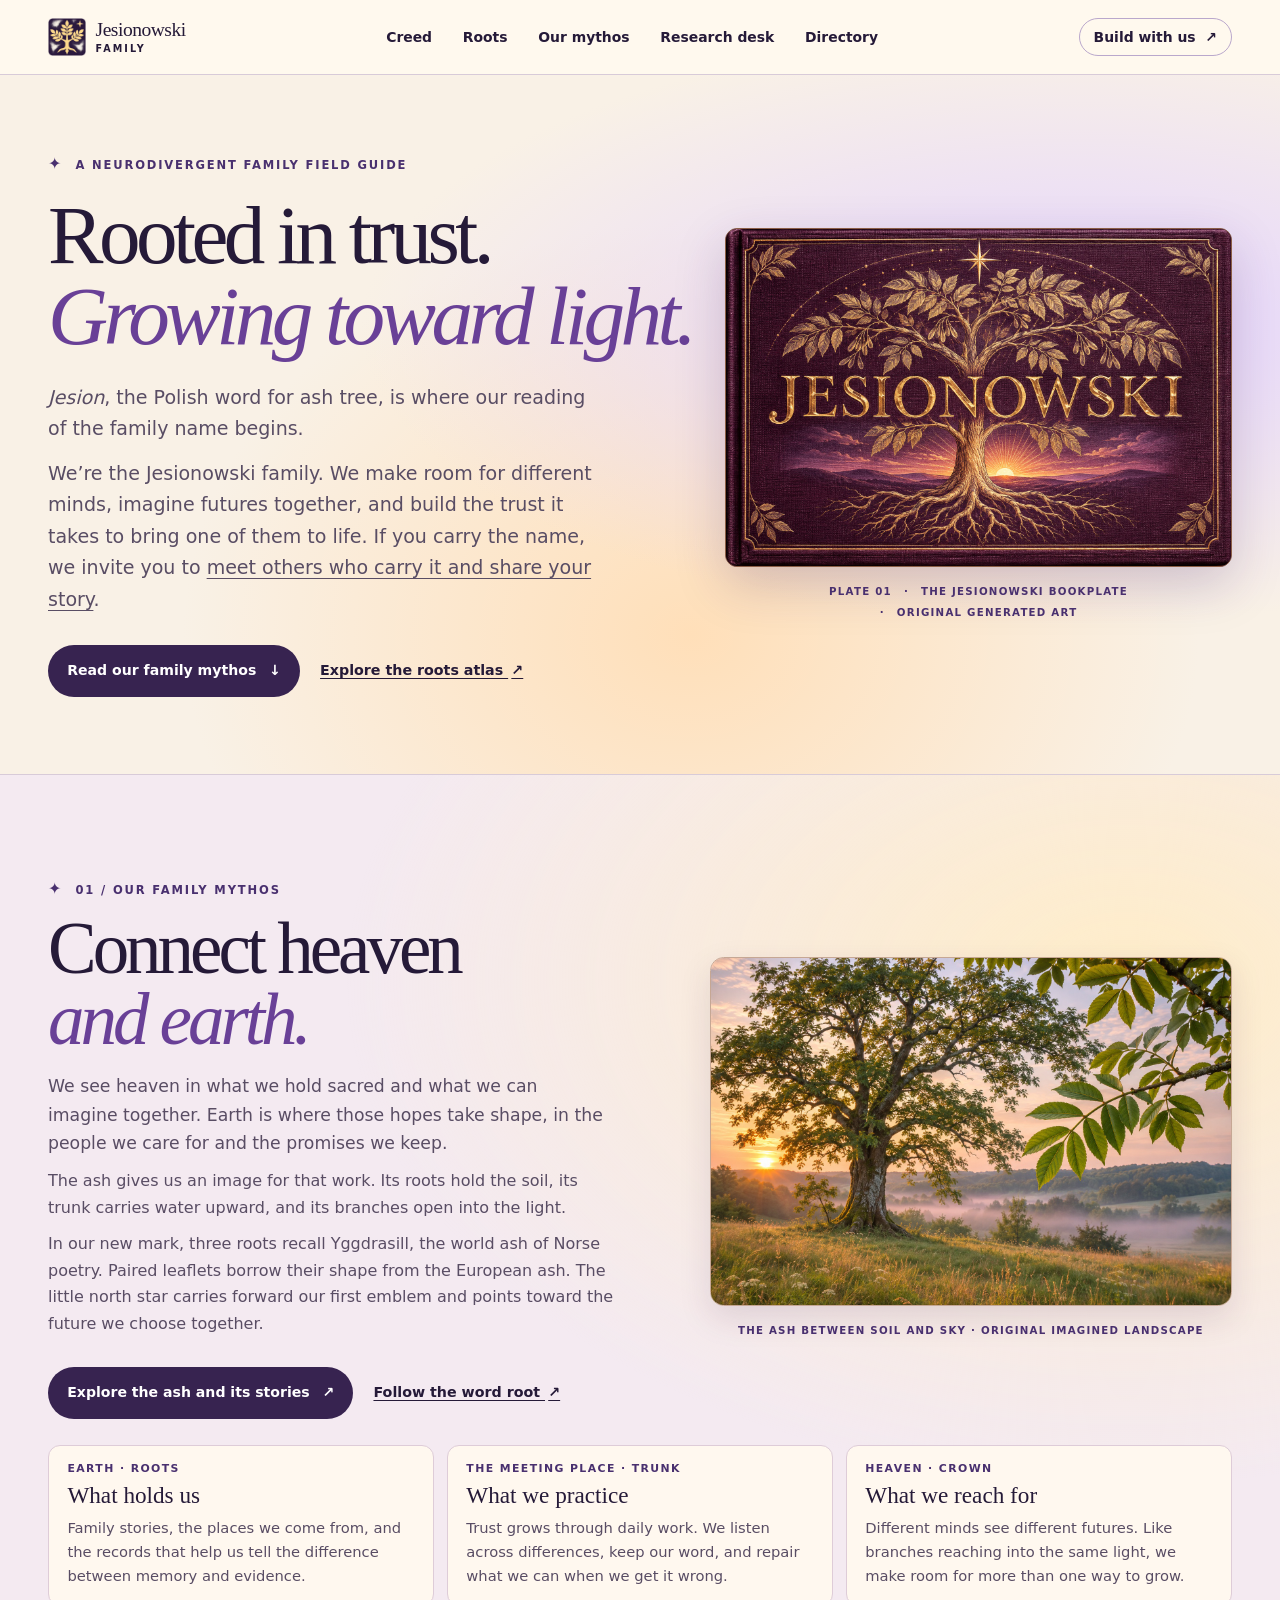
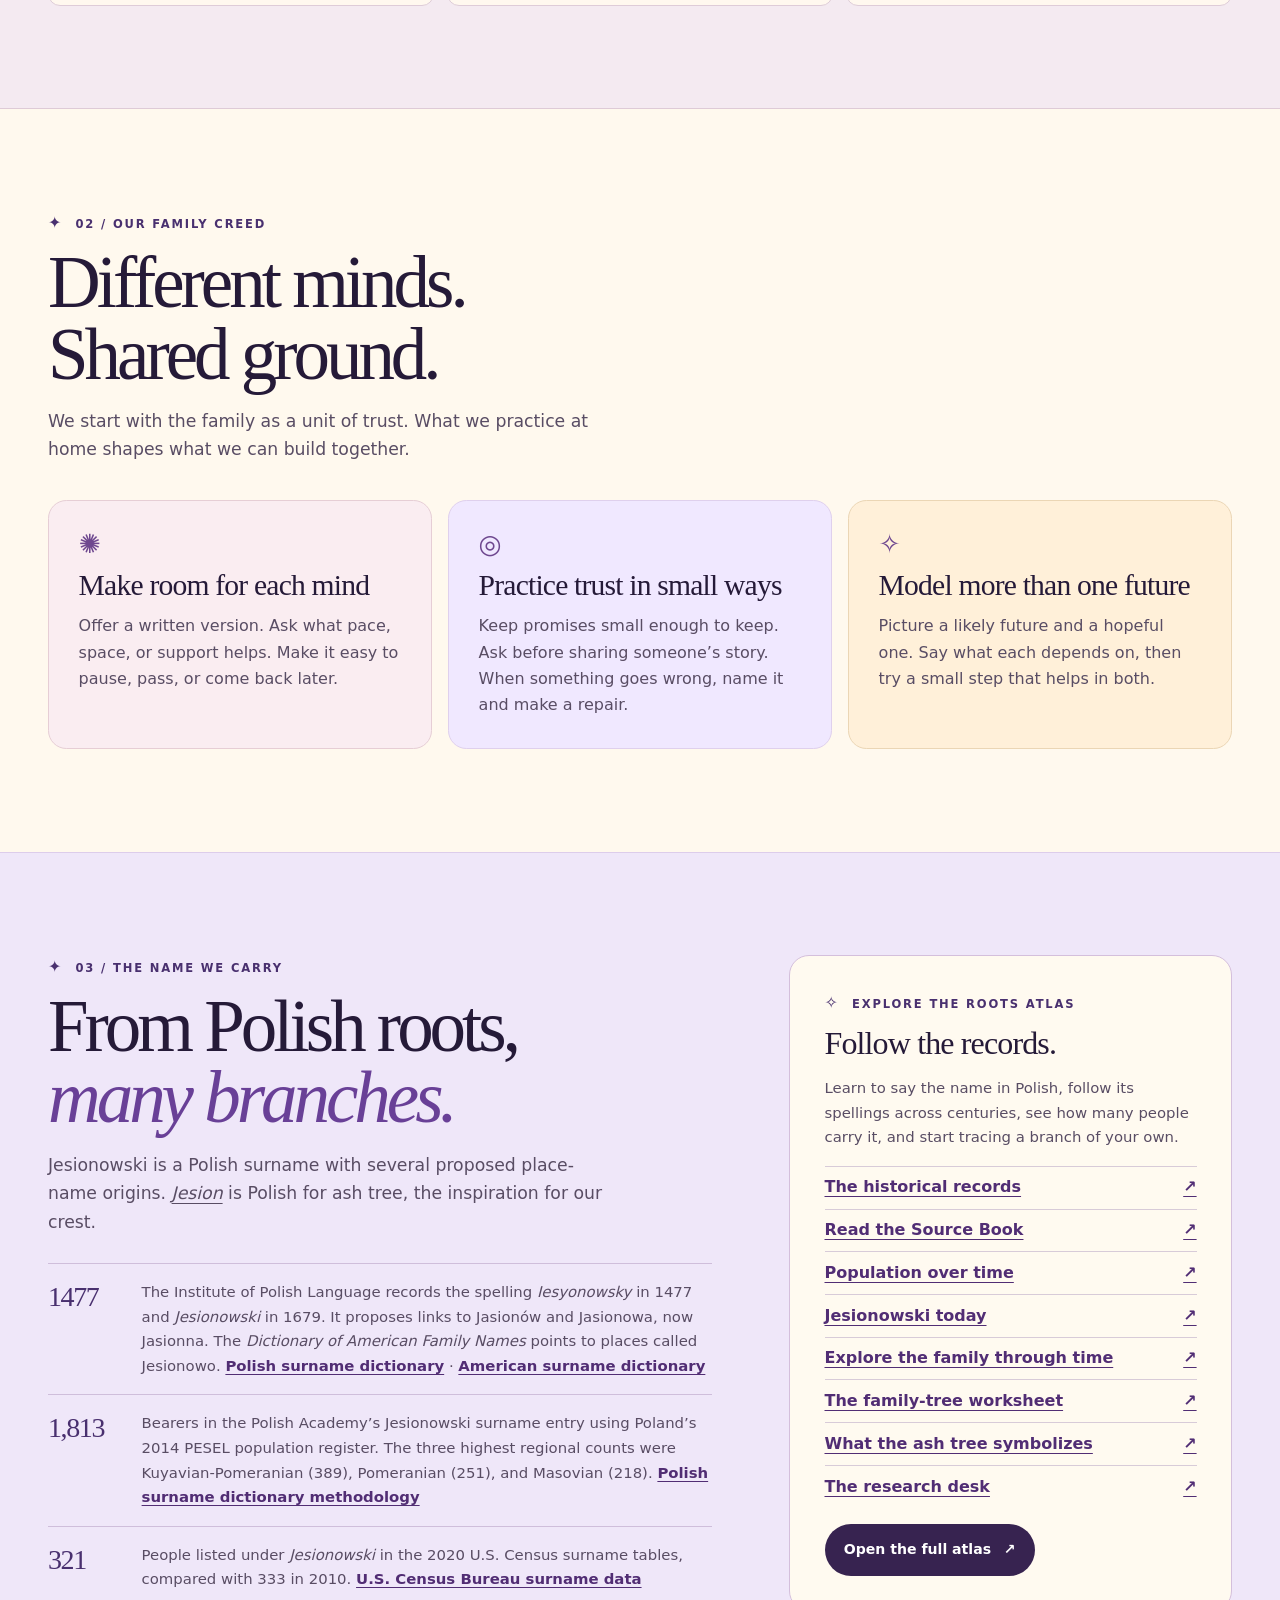
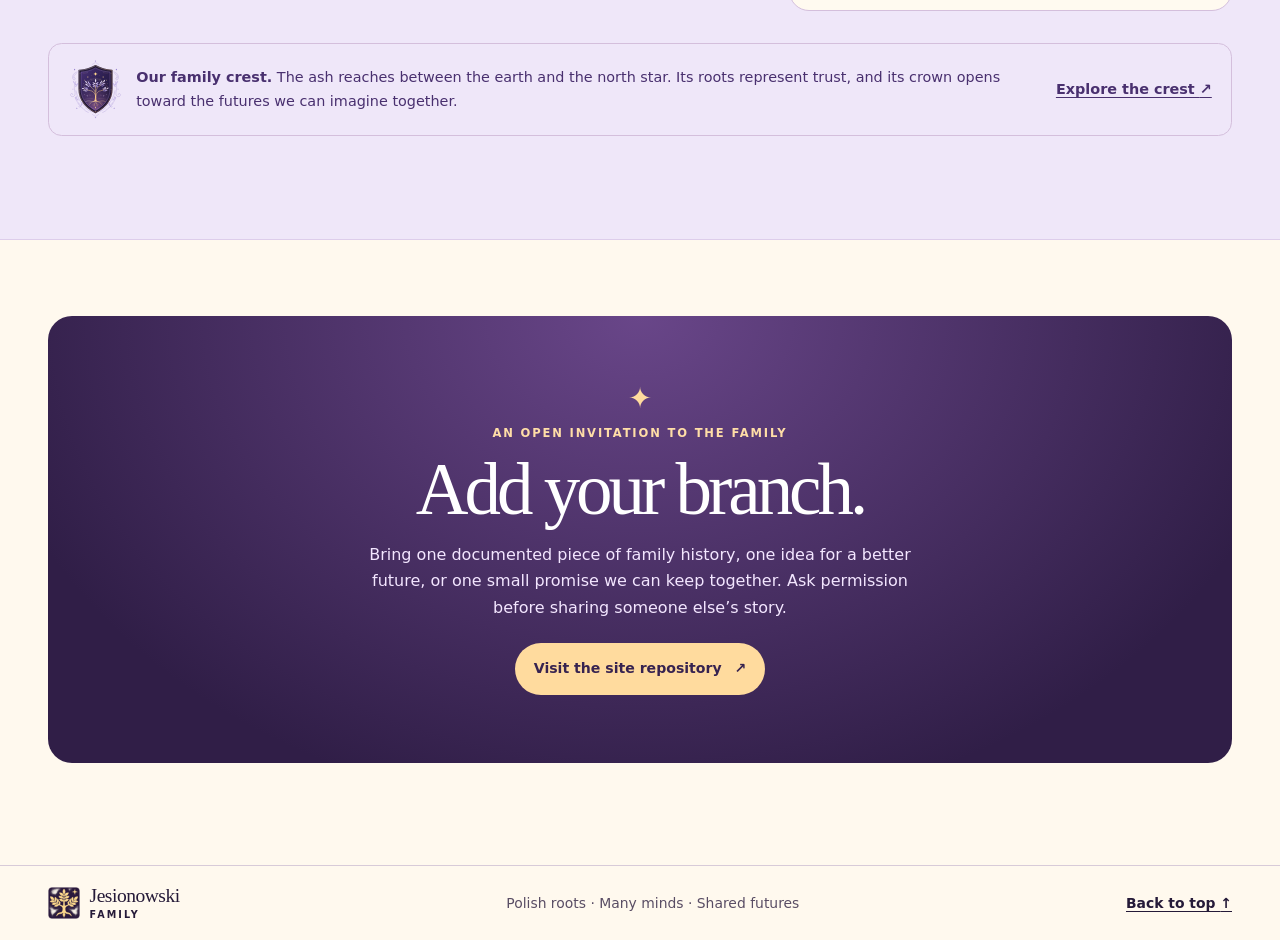
<file: index.html>
<!doctype html>
<html lang="en" prefix="og: https://ogp.me/ns#">
<head>
  <meta charset="utf-8">
  <meta http-equiv="Content-Security-Policy" content="default-src 'none'; script-src 'self'; style-src 'self'; img-src 'self'; connect-src 'none'; worker-src 'none'; base-uri 'none'; form-action 'none'">
  <meta name="referrer" content="no-referrer">
  <meta name="viewport" content="width=device-width, initial-scale=1">
  <meta name="description" content="The Jesionowski family’s field guide to Polish roots, neurodivergent belonging, trust and futures we can build together.">
  <meta name="theme-color" content="#f9f1e6">
  <title>Jesionowski Family · Rooted in trust. Growing toward light.</title>
  <link rel="canonical" href="https://jesionowski.org/">
  <meta property="og:type" content="website">
  <meta property="og:title" content="Jesionowski Family · Rooted in trust. Growing toward light.">
  <meta property="og:description" content="The Jesionowski family’s field guide to Polish roots, neurodivergent belonging, trust and futures we can build together.">
  <meta property="og:url" content="https://jesionowski.org/">
  <meta property="og:image" content="https://jesionowski.org/assets/jesionowski-bookplate.jpg">
  <meta property="og:image:type" content="image/jpeg">
  <meta property="og:image:width" content="1536">
  <meta property="og:image:height" content="1024">
  <meta property="og:image:alt" content="A golden ash tree, sunrise, and the name JESIONOWSKI on a deep plum bookplate.">
  <meta property="og:video" content="https://jesionowski.org/assets/jesionowski-share.mp4">
  <meta property="og:video:secure_url" content="https://jesionowski.org/assets/jesionowski-share.mp4">
  <meta property="og:video:type" content="video/mp4">
  <meta property="og:video:width" content="1280">
  <meta property="og:video:height" content="720">
  <link rel="icon" href="assets/ash-tree-mark.png" type="image/png">
  <link rel="stylesheet" href="styles.css">
</head>
<body>
  <a class="skip-link" href="#main">Skip to content</a>
  <header class="site-header">
    <div class="frame masthead">
      <a class="wordmark" href="./" aria-label="Jesionowski Family home">
        <img src="assets/ash-tree-mark.png" width="38" height="38" alt="">
        <span>Jesionowski <small>Family</small></span>
      </a>
      <nav aria-label="Main navigation">
        <a href="#creed">Creed</a>
        <a href="roots/">Roots</a>
        <a href="#mythos">Our mythos</a>
        <a href="research/">Research desk</a>
        <a href="today/">Directory</a>
      </nav>
      <a class="nav-cta" href="#contribute">Build with us <span aria-hidden="true">↗</span></a>
    </div>
  </header>

  <main id="main">
    <section class="hero">
      <div class="frame hero-layout">
        <div class="hero-copy">
          <p class="eyebrow"><span aria-hidden="true">✦</span> A neurodivergent family field guide</p>
          <h1>Rooted in trust.<br><em>Growing toward light.</em></h1>
          <p class="hero-lede"><em lang="pl">Jesion</em>, the Polish word for ash tree, is where our reading of the family name begins.</p>
          <p class="hero-lede">We’re the Jesionowski family. We make room for different minds, imagine futures together, and build the trust it takes to bring one of them to life. If you carry the name, we invite you to <a href="today/">meet others who carry it and share your story</a>.</p>
          <div class="actions">
            <a class="button" href="#mythos">Read our family mythos <span aria-hidden="true">↓</span></a>
            <a class="text-link" href="roots/">Explore the roots atlas <span aria-hidden="true">↗</span></a>
          </div>
        </div>
        <figure class="home-bookplate">
          <a href="roots/" aria-label="Explore the Jesionowski roots atlas">
            <img src="assets/jesionowski-bookplate.jpg" width="1536" height="1024" fetchpriority="high" alt="The full name JESIONOWSKI in gold foil beneath the branches of an ash tree, with a sunrise and north star.">
          </a>
          <figcaption><span>Plate 01</span><span>The Jesionowski bookplate</span><span>Original generated art</span></figcaption>
        </figure>
      </div>
    </section>

    <section class="mythos section" id="mythos" aria-labelledby="mythos-title">
      <div class="frame">
        <div class="mythos-layout">
          <div>
            <p class="eyebrow"><span aria-hidden="true">✦</span> 01 / Our family mythos</p>
            <h2 id="mythos-title">Connect heaven<br><em>and earth.</em></h2>
            <p class="section-intro">We see heaven in what we hold sacred and what we can imagine together. Earth is where those hopes take shape, in the people we care for and the promises we keep.</p>
            <p class="mythos-note">The ash gives us an image for that work. Its roots hold the soil, its trunk carries water upward, and its branches open into the light.</p>
            <p class="mythos-note">In our new mark, three roots recall Yggdrasill, the world ash of Norse poetry. Paired leaflets borrow their shape from the European ash. The little north star carries forward our first emblem and points toward the future we choose together.</p>
            <div class="actions">
              <a class="button" href="roots/#symbolism">Explore the ash and its stories <span aria-hidden="true">↗</span></a>
              <a class="text-link" href="roots/#word-root">Follow the word root <span aria-hidden="true">↗</span></a>
            </div>
          </div>
          <figure class="mythos-art">
            <img src="assets/ash-meadow.jpg" width="1536" height="1024" loading="lazy" alt="An ash tree rooted in a meadow beneath the golden light of dawn.">
            <figcaption>The ash between soil and sky · Original imagined landscape</figcaption>
          </figure>
        </div>
        <dl class="mythos-parts">
          <div>
            <dt><span>Earth · Roots</span> What holds us</dt>
            <dd>Family stories, the places we come from, and the records that help us tell the difference between memory and evidence.</dd>
          </div>
          <div>
            <dt><span>The meeting place · Trunk</span> What we practice</dt>
            <dd>Trust grows through daily work. We listen across differences, keep our word, and repair what we can when we get it wrong.</dd>
          </div>
          <div>
            <dt><span>Heaven · Crown</span> What we reach for</dt>
            <dd>Different minds see different futures. Like branches reaching into the same light, we make room for more than one way to grow.</dd>
          </div>
        </dl>
      </div>
    </section>

    <section class="creed section" id="creed" aria-labelledby="creed-title">
      <div class="frame">
        <div class="section-heading">
          <p class="eyebrow"><span aria-hidden="true">✦</span> 02 / Our family creed</p>
          <h2 id="creed-title">Different minds.<br>Shared ground.</h2>
          <p>We start with the family as a unit of trust. What we practice at home shapes what we can build together.</p>
        </div>
        <div class="creed-grid">
          <article>
            <span class="principle-icon" aria-hidden="true">✺</span>
            <h3>Make room for each mind</h3>
            <p>Offer a written version. Ask what pace, space, or support helps. Make it easy to pause, pass, or come back later.</p>
          </article>
          <article>
            <span class="principle-icon" aria-hidden="true">◎</span>
            <h3>Practice trust in small ways</h3>
            <p>Keep promises small enough to keep. Ask before sharing someone’s story. When something goes wrong, name it and make a repair.</p>
          </article>
          <article>
            <span class="principle-icon" aria-hidden="true">✧</span>
            <h3>Model more than one future</h3>
            <p>Picture a likely future and a hopeful one. Say what each depends on, then try a small step that helps in both.</p>
          </article>
        </div>
      </div>
    </section>

    <section class="roots section" id="roots" aria-labelledby="roots-title">
      <div class="frame">
        <div class="roots-layout">
          <div>
            <p class="eyebrow"><span aria-hidden="true">✦</span> 03 / The name we carry</p>
            <h2 id="roots-title">From Polish roots,<br><em>many branches.</em></h2>
            <p class="section-intro">Jesionowski is a Polish surname with several proposed place-name origins. <a href="https://wsjp.pl/haslo/podglad/68847/jesion/5180044/drzewo"><em lang="pl">Jesion</em></a> is Polish for ash tree, the inspiration for our crest.</p>
            <dl class="root-facts">
              <div>
                <dt>1477</dt>
                <dd>The Institute of Polish Language records the spelling <em>Iesyonowsky</em> in 1477 and <em>Jesionowski</em> in 1679. It proposes links to <span lang="pl">Jasionów</span> and <span lang="pl">Jasionowa</span>, now <span lang="pl">Jasionna</span>. The <cite>Dictionary of American Family Names</cite> points to places called <span lang="pl">Jesionowo</span>. <a href="https://nazwiska.ijppan.pl/haslo/show/id/6511">Polish surname dictionary</a> · <a href="https://www.ancestry.com/last-name-meaning/jesionowski">American surname dictionary</a></dd>
              </div>
              <div>
                <dt>1,813</dt>
                <dd>Bearers in the Polish Academy’s Jesionowski surname entry using Poland’s 2014 PESEL population register. The three highest regional counts were Kuyavian-Pomeranian (389), Pomeranian (251), and Masovian (218). <a href="https://nazwiska.ijppan.pl/info/oslowniku">Polish surname dictionary methodology</a></dd>
              </div>
              <div>
                <dt>321</dt>
                <dd>People listed under <em>Jesionowski</em> in the 2020 U.S. Census surname tables, compared with 333 in 2010. <a href="https://www.census.gov/topics/population/genealogy/data.html">U.S. Census Bureau surname data</a></dd>
              </div>
            </dl>
          </div>
          <aside class="field-notes" aria-labelledby="notes-title">
            <p class="eyebrow"><span aria-hidden="true">✧</span> Explore the roots atlas</p>
            <h3 id="notes-title">Follow the records.</h3>
            <p>Learn to say the name in Polish, follow its spellings across centuries, see how many people carry it, and start tracing a branch of your own.</p>
            <ul class="roots-shortcuts">
              <li><a href="roots/#records">The historical records <span aria-hidden="true">↗</span></a></li>
              <li><a href="sources/">Read the Source Book <span aria-hidden="true">↗</span></a></li>
              <li><a href="roots/#population">Population over time <span aria-hidden="true">↗</span></a></li>
              <li><a href="today/">Jesionowski today <span aria-hidden="true">↗</span></a></li>
              <li><a href="tree/#timeline">Explore the family through time <span aria-hidden="true">↗</span></a></li>
              <li><a href="roots/#tree">The family-tree worksheet <span aria-hidden="true">↗</span></a></li>
              <li><a href="roots/#symbolism">What the ash tree symbolizes <span aria-hidden="true">↗</span></a></li>
              <li><a href="research/">The research desk <span aria-hidden="true">↗</span></a></li>
            </ul>
            <a class="button" href="roots/">Open the full atlas <span aria-hidden="true">↗</span></a>
          </aside>
        </div>
        <div class="crest-note">
          <img src="assets/crest.svg" width="64" height="69" loading="lazy" alt="The Jesionowski family crest">
          <p><strong>Our family crest.</strong> The ash reaches between the earth and the north star. Its roots represent trust, and its crown opens toward the futures we can imagine together.</p>
          <a href="roots/#emblem">Explore the crest <span aria-hidden="true">↗</span></a>
        </div>
      </div>
    </section>

    <section class="contribute section" id="contribute" aria-labelledby="contribute-title">
      <div class="frame">
        <div class="invitation">
          <p class="invitation-star" aria-hidden="true">✦</p>
          <p class="eyebrow">An open invitation to the family</p>
          <h2 id="contribute-title">Add your branch.</h2>
          <p>Bring one documented piece of family history, one idea for a better future, or one small promise we can keep together. Ask permission before sharing someone else’s story.</p>
          <a class="button" href="https://github.com/theguysaccount/jesionowski.org">Visit the site repository <span aria-hidden="true">↗</span></a>
        </div>
      </div>
    </section>
  </main>

  <footer class="site-footer">
    <div class="frame footer-layout">
      <a class="wordmark" href="./" aria-label="Jesionowski Family home">
        <img src="assets/ash-tree-mark.png" width="32" height="32" alt="">
        <span>Jesionowski <small>Family</small></span>
      </a>
      <p>Polish roots · Many minds · Shared futures</p>
      <a href="#main">Back to top <span aria-hidden="true">↑</span></a>
    </div>
  </footer>
</body>
</html>
</file>
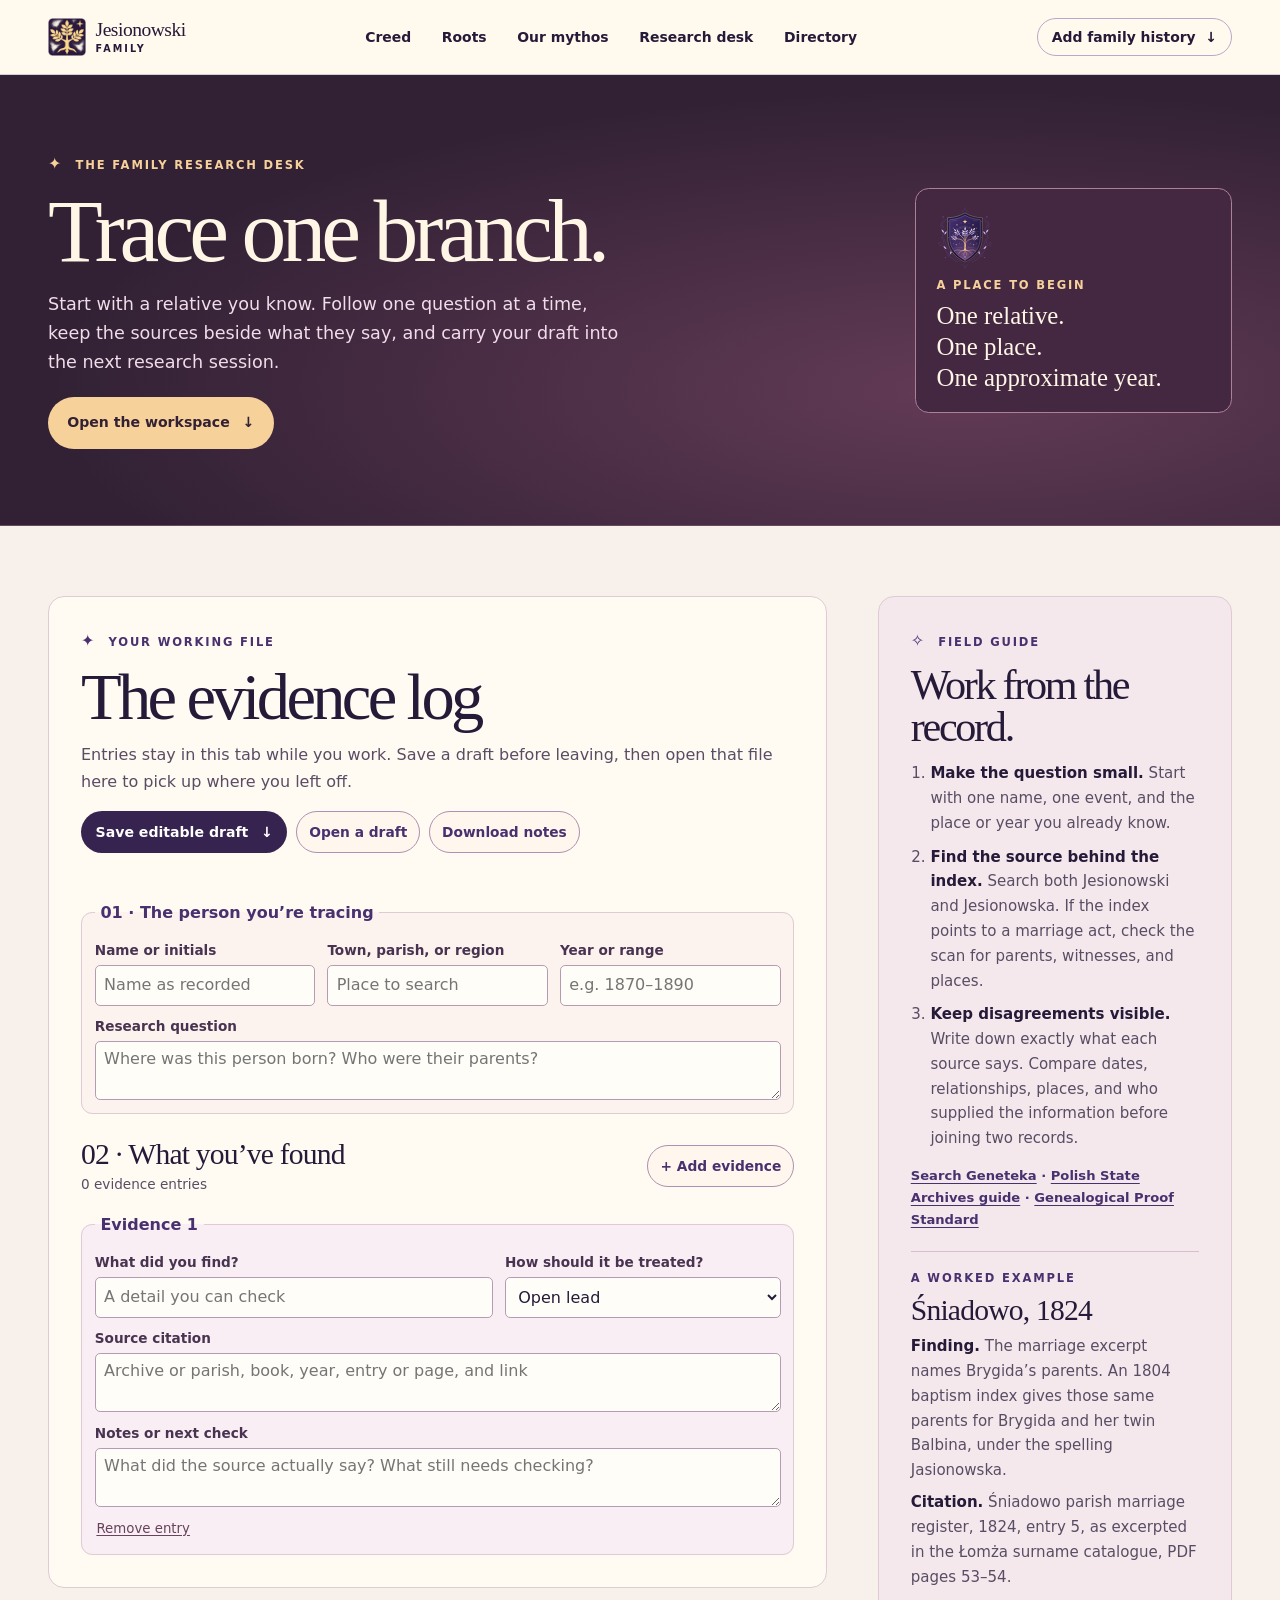
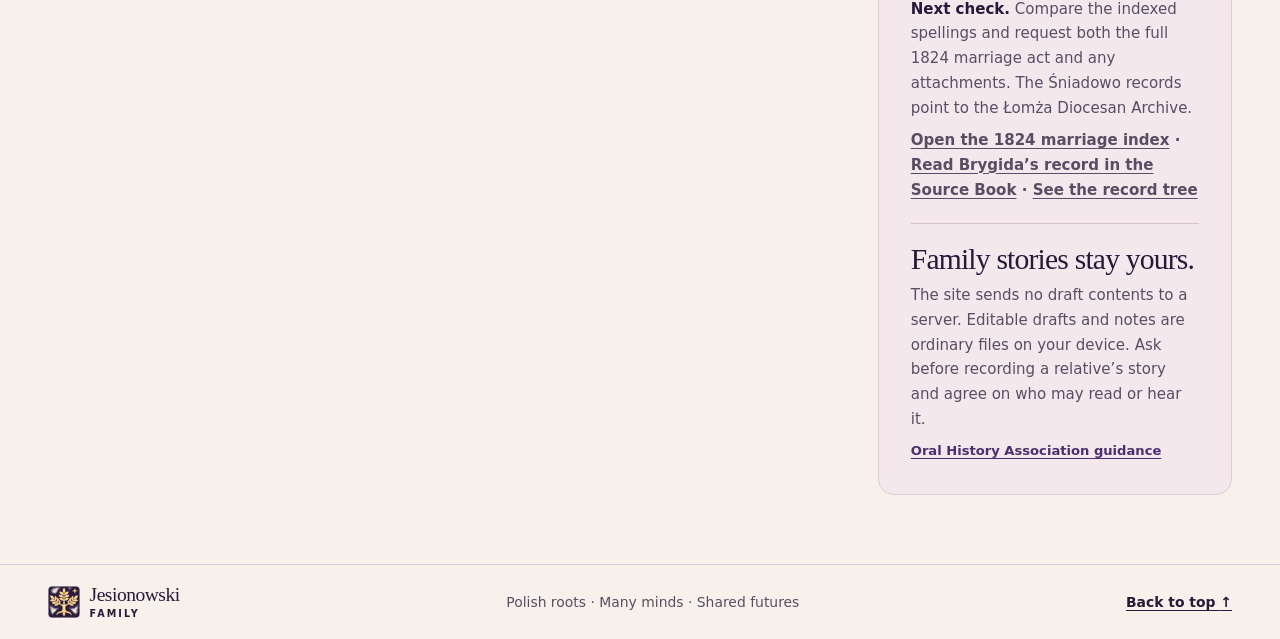
<file: research/index.html>
<!doctype html>
<html lang="en" prefix="og: https://ogp.me/ns#">
<head>
  <meta charset="utf-8">
  <meta http-equiv="Content-Security-Policy" content="default-src 'none'; script-src 'self'; style-src 'self'; img-src 'self'; connect-src 'none'; worker-src 'none'; base-uri 'none'; form-action 'none'">
  <meta name="referrer" content="no-referrer">
  <meta name="viewport" content="width=device-width, initial-scale=1">
  <meta name="description" content="A private family research desk for tracing a Jesionowski branch, comparing records and memories, and saving an editable draft.">
  <meta name="theme-color" content="#322135">
  <title>Family Research Desk · Jesionowski Family</title>
  <link rel="canonical" href="https://jesionowski.org/research/">
  <meta property="og:type" content="website">
  <meta property="og:title" content="Family Research Desk · Jesionowski Family">
  <meta property="og:description" content="A private family research desk for tracing a Jesionowski branch, comparing records and memories, and saving an editable draft.">
  <meta property="og:url" content="https://jesionowski.org/research/">
  <meta property="og:image" content="https://jesionowski.org/assets/jesionowski-bookplate.jpg">
  <meta property="og:image:type" content="image/jpeg">
  <meta property="og:image:width" content="1536">
  <meta property="og:image:height" content="1024">
  <meta property="og:image:alt" content="A golden ash tree, sunrise, and the name JESIONOWSKI on a deep plum bookplate.">
  <link rel="icon" href="../assets/ash-tree-mark.png" type="image/png">
  <link rel="stylesheet" href="../styles.css">
  <link rel="stylesheet" href="desk.css">
  <script src="desk.js" defer></script>
</head>
<body class="desk">
  <a class="skip-link" href="#main">Skip to content</a>
  <header class="site-header">
    <div class="frame masthead">
      <a class="wordmark" href="../" aria-label="Jesionowski Family home">
        <img src="../assets/ash-tree-mark.png" width="38" height="38" alt="">
        <span>Jesionowski <small>Family</small></span>
      </a>
      <nav aria-label="Main navigation">
        <a href="../#creed">Creed</a>
        <a href="../roots/">Roots</a>
        <a href="../#mythos">Our mythos</a>
        <a href="./" aria-current="page">Research desk</a>
        <a href="../today/">Directory</a>
      </nav>
      <a class="nav-cta" href="#workspace">Add family history <span aria-hidden="true">↓</span></a>
    </div>
  </header>

  <main id="main">
    <section class="desk-cover" aria-labelledby="desk-title">
      <div class="frame desk-cover-grid">
        <div>
          <p class="eyebrow"><span aria-hidden="true">✦</span> The family research desk</p>
          <h1 id="desk-title">Trace one branch.</h1>
          <p>Start with a relative you know. Follow one question at a time, keep the sources beside what they say, and carry your draft into the next research session.</p>
          <a class="button" href="#workspace">Open the workspace <span aria-hidden="true">↓</span></a>
        </div>
        <aside class="desk-principle" aria-label="Starting points">
          <img src="../assets/crest.svg" width="70" height="76" alt="">
          <p class="eyebrow">A place to begin</p>
          <p>One relative.<br> One place.<br> One approximate year.</p>
        </aside>
      </div>
    </section>

    <section class="frame desk-layout" id="workspace" aria-labelledby="workspace-title">
      <div class="workspace-panel">
        <p class="eyebrow"><span aria-hidden="true">✦</span> Your working file</p>
        <h2 id="workspace-title">The evidence log</h2>
        <p class="workspace-intro">Entries stay in this tab while you work. Save a draft before leaving, then open that file here to pick up where you left off.</p>
        <noscript><p class="desk-alert">Enable JavaScript to use the working file. The research guide below is available on its own.</p></noscript>
        <form id="research-form" autocomplete="off" hidden>
          <div class="desk-toolbar" aria-label="Draft files">
            <button class="button" type="button" id="save-draft">Save editable draft <span aria-hidden="true">↓</span></button>
            <button class="desk-button" type="button" id="open-draft">Open a draft</button>
            <button class="desk-button" type="button" id="download-summary">Download notes</button>
            <input id="draft-file" type="file" accept=".json,application/json" hidden>
          </div>
          <p class="desk-status" id="desk-status" role="status"></p>
          <div class="desk-alert" id="import-review" hidden>
            <p>Opening this file will replace what’s in the desk. Save the current draft first if you want to keep it.</p>
            <div class="desk-toolbar">
              <button class="button" type="button" id="replace-draft">Replace current draft</button>
              <button class="desk-button" type="button" id="cancel-import">Keep current draft</button>
            </div>
          </div>

          <fieldset class="desk-fieldset">
            <legend>01 · The person you’re tracing</legend>
            <div class="anchor-fields">
              <label>Name or initials
                <input type="text" name="anchor" maxlength="140" placeholder="Name as recorded">
              </label>
              <label>Town, parish, or region
                <input type="text" name="place" maxlength="140" placeholder="Place to search">
              </label>
              <label>Year or range
                <input type="text" name="period" maxlength="80" placeholder="e.g. 1870–1890">
              </label>
            </div>
            <label>Research question
              <textarea name="question" maxlength="400" rows="2" placeholder="Where was this person born? Who were their parents?"></textarea>
            </label>
          </fieldset>

          <div class="evidence-heading">
            <div>
              <h3>02 · What you’ve found</h3>
              <p id="evidence-count">No evidence entries yet.</p>
            </div>
            <button class="desk-button" type="button" id="add-evidence"><span aria-hidden="true">+</span> Add evidence</button>
          </div>
          <div id="evidence-list"></div>
          <template id="evidence-template">
            <fieldset class="evidence-card">
              <legend data-evidence-title>Evidence</legend>
              <div class="evidence-fields">
                <label>What did you find?
                  <input type="text" name="statement" maxlength="200" placeholder="A detail you can check">
                </label>
                <label>How should it be treated?
                  <select name="assessment">
                    <option value="lead">Open lead</option>
                    <option value="memory">Family memory</option>
                    <option value="record">Documented in a record</option>
                    <option value="conflict">Conflicting evidence</option>
                  </select>
                </label>
              </div>
              <label>Source citation
                <textarea name="source" maxlength="700" rows="2" placeholder="Archive or parish, book, year, entry or page, and link"></textarea>
              </label>
              <label>Notes or next check
                <textarea name="notes" maxlength="900" rows="2" placeholder="What did the source actually say? What still needs checking?"></textarea>
              </label>
              <button class="remove-evidence" type="button" data-remove-evidence>Remove entry</button>
            </fieldset>
          </template>
        </form>
      </div>

      <aside class="desk-guide" aria-labelledby="guide-title">
        <p class="eyebrow"><span aria-hidden="true">✧</span> Field guide</p>
        <h2 id="guide-title">Work from the record.</h2>
        <ol>
          <li><strong>Make the question small.</strong> Start with one name, one event, and the place or year you already know.</li>
          <li><strong>Find the source behind the index.</strong> Search both <span lang="pl">Jesionowski</span> and <span lang="pl">Jesionowska</span>. If the index points to a marriage act, check the scan for parents, witnesses, and places.</li>
          <li><strong>Keep disagreements visible.</strong> Write down exactly what each source says. Compare dates, relationships, places, and who supplied the information before joining two records.</li>
        </ol>
        <p class="desk-sources"><a href="https://geneteka.genealodzy.pl/index.php?lang=eng">Search Geneteka</a> · <a href="https://archiwa.gov.pl/szukaj/genealogia/">Polish State Archives guide</a> · <a href="https://bcgcertification.org/ethics-standards#genealogical-proof-standard-gps">Genealogical Proof Standard</a></p>

        <div class="desk-example">
          <p class="eyebrow">A worked example</p>
          <h3>Śniadowo, 1824</h3>
          <p><strong>Finding.</strong> The marriage excerpt names Brygida’s parents. An 1804 baptism index gives those same parents for Brygida and her twin Balbina, under the spelling Jasionowska.</p>
          <p><strong>Citation.</strong> Śniadowo parish marriage register, 1824, entry 5, as excerpted in the Łomża surname catalogue, PDF pages 53–54.</p>
          <p><strong>Next check.</strong> Compare the indexed spellings and request both the full 1824 marriage act and any attachments. The Śniadowo records point to the Łomża Diocesan Archive.</p>
          <p class="desk-sources"><a href="https://geneteka.genealodzy.pl/index.php?lang=eng&amp;op=gt&amp;w=10pl&amp;rid=795&amp;bdm=S&amp;search_lastname=Jasionowska&amp;from_date=1824&amp;to_date=1824&amp;search_name=Brygida">Open the 1824 marriage index</a> · <a href="../sources/sniadowo-1824/">Read Brygida’s record in the Source Book</a> · <a href="../roots/#record-tree">See the record tree</a></p>
        </div>

        <div class="desk-privacy">
          <h3>Family stories stay yours.</h3>
          <p>The site sends no draft contents to a server. Editable drafts and notes are ordinary files on your device. Ask before recording a relative’s story and agree on who may read or hear it.</p>
          <p class="desk-sources"><a href="https://oralhistory.org/best-practices/">Oral History Association guidance</a></p>
        </div>
      </aside>
    </section>
  </main>

  <footer class="site-footer">
    <div class="frame footer-layout">
      <a class="wordmark" href="../" aria-label="Jesionowski Family home">
        <img src="../assets/ash-tree-mark.png" width="32" height="32" alt="">
        <span>Jesionowski <small>Family</small></span>
      </a>
      <p>Polish roots · Many minds · Shared futures</p>
      <a href="#main">Back to top <span aria-hidden="true">↑</span></a>
    </div>
  </footer>
</body>
</html>
</file>
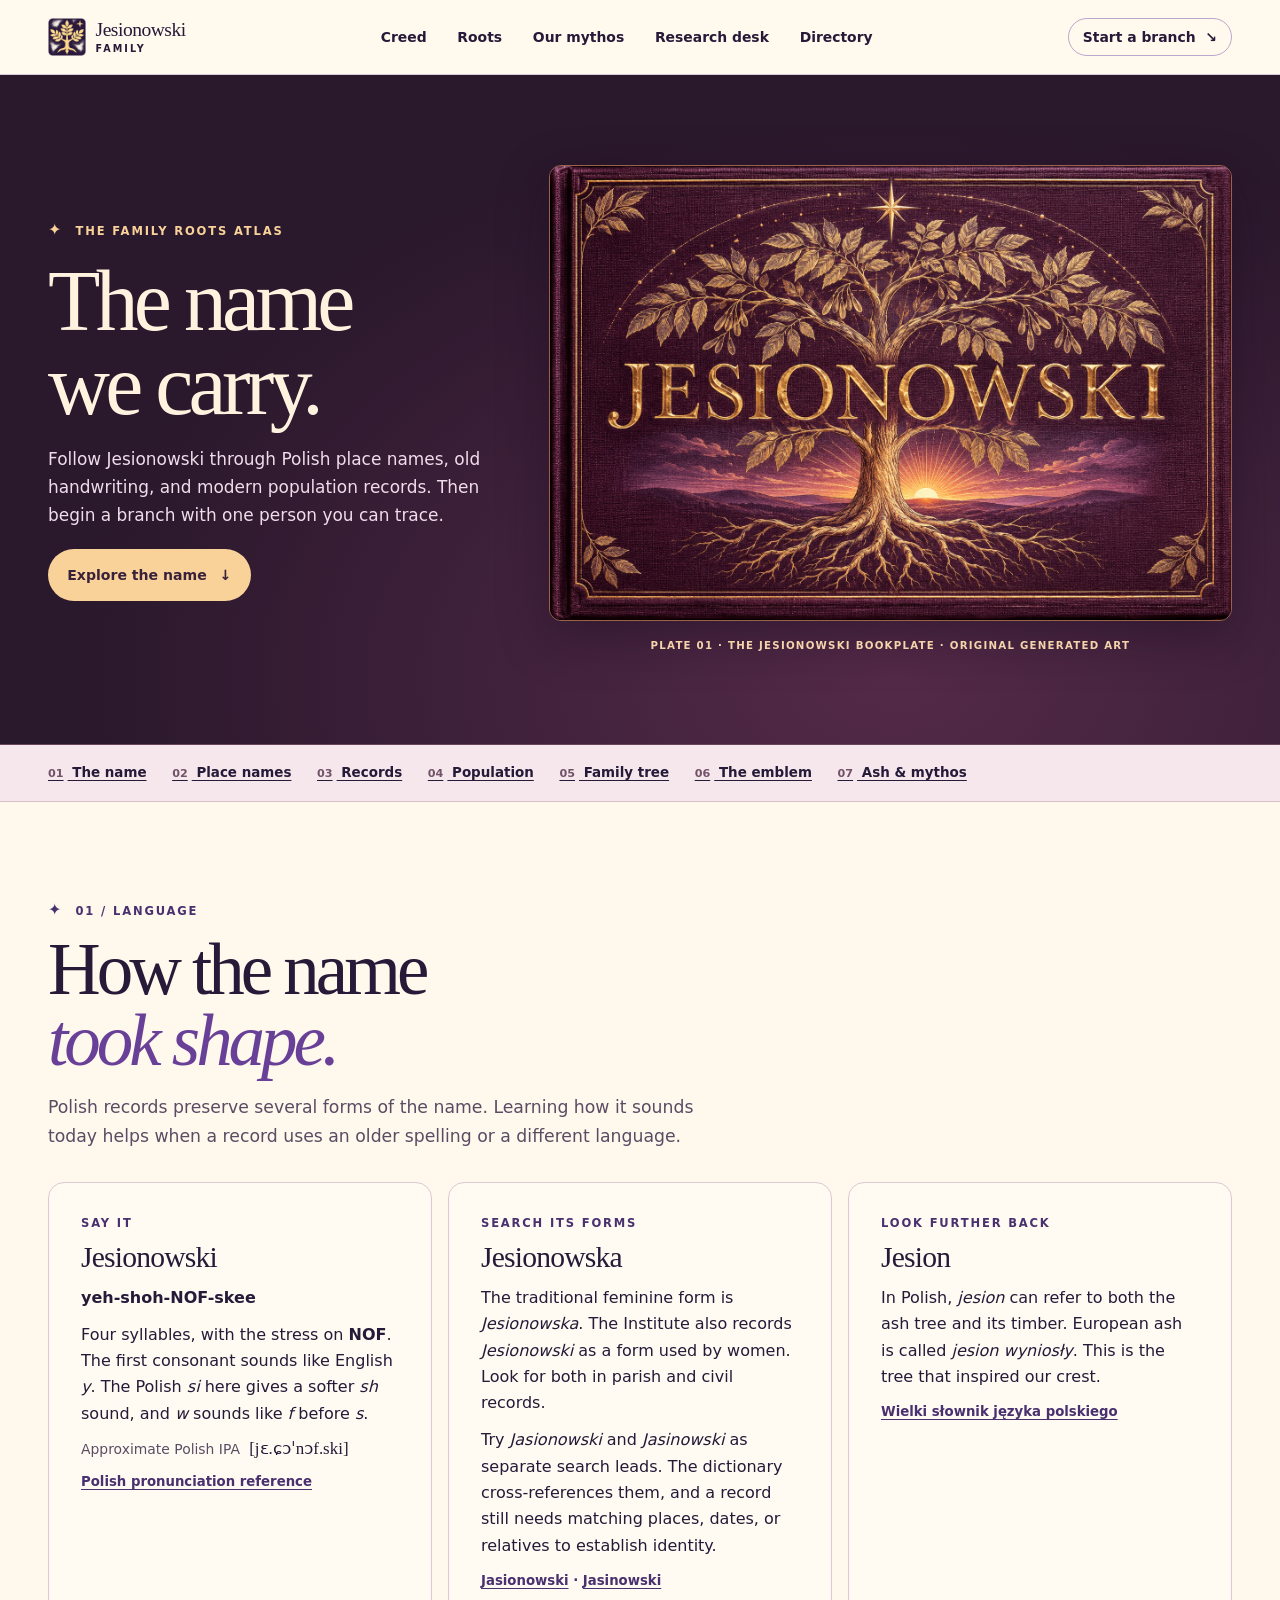
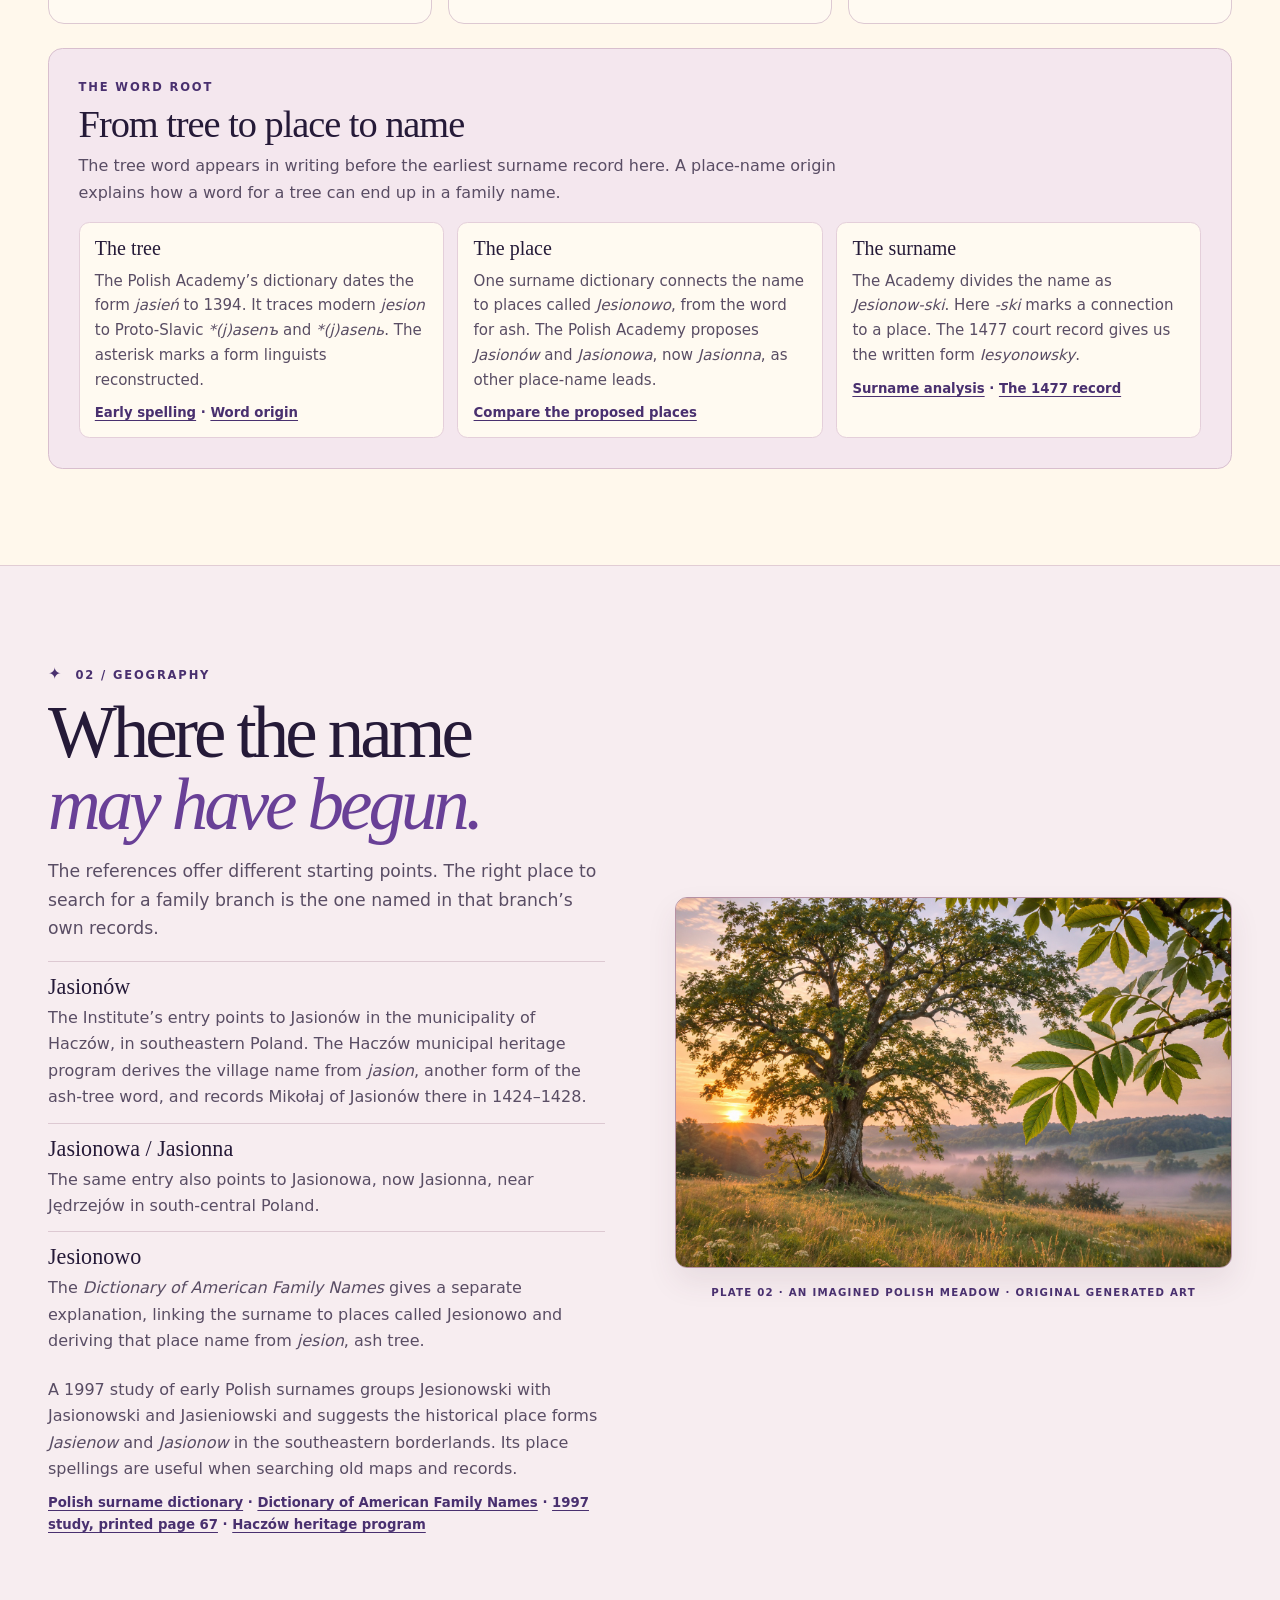
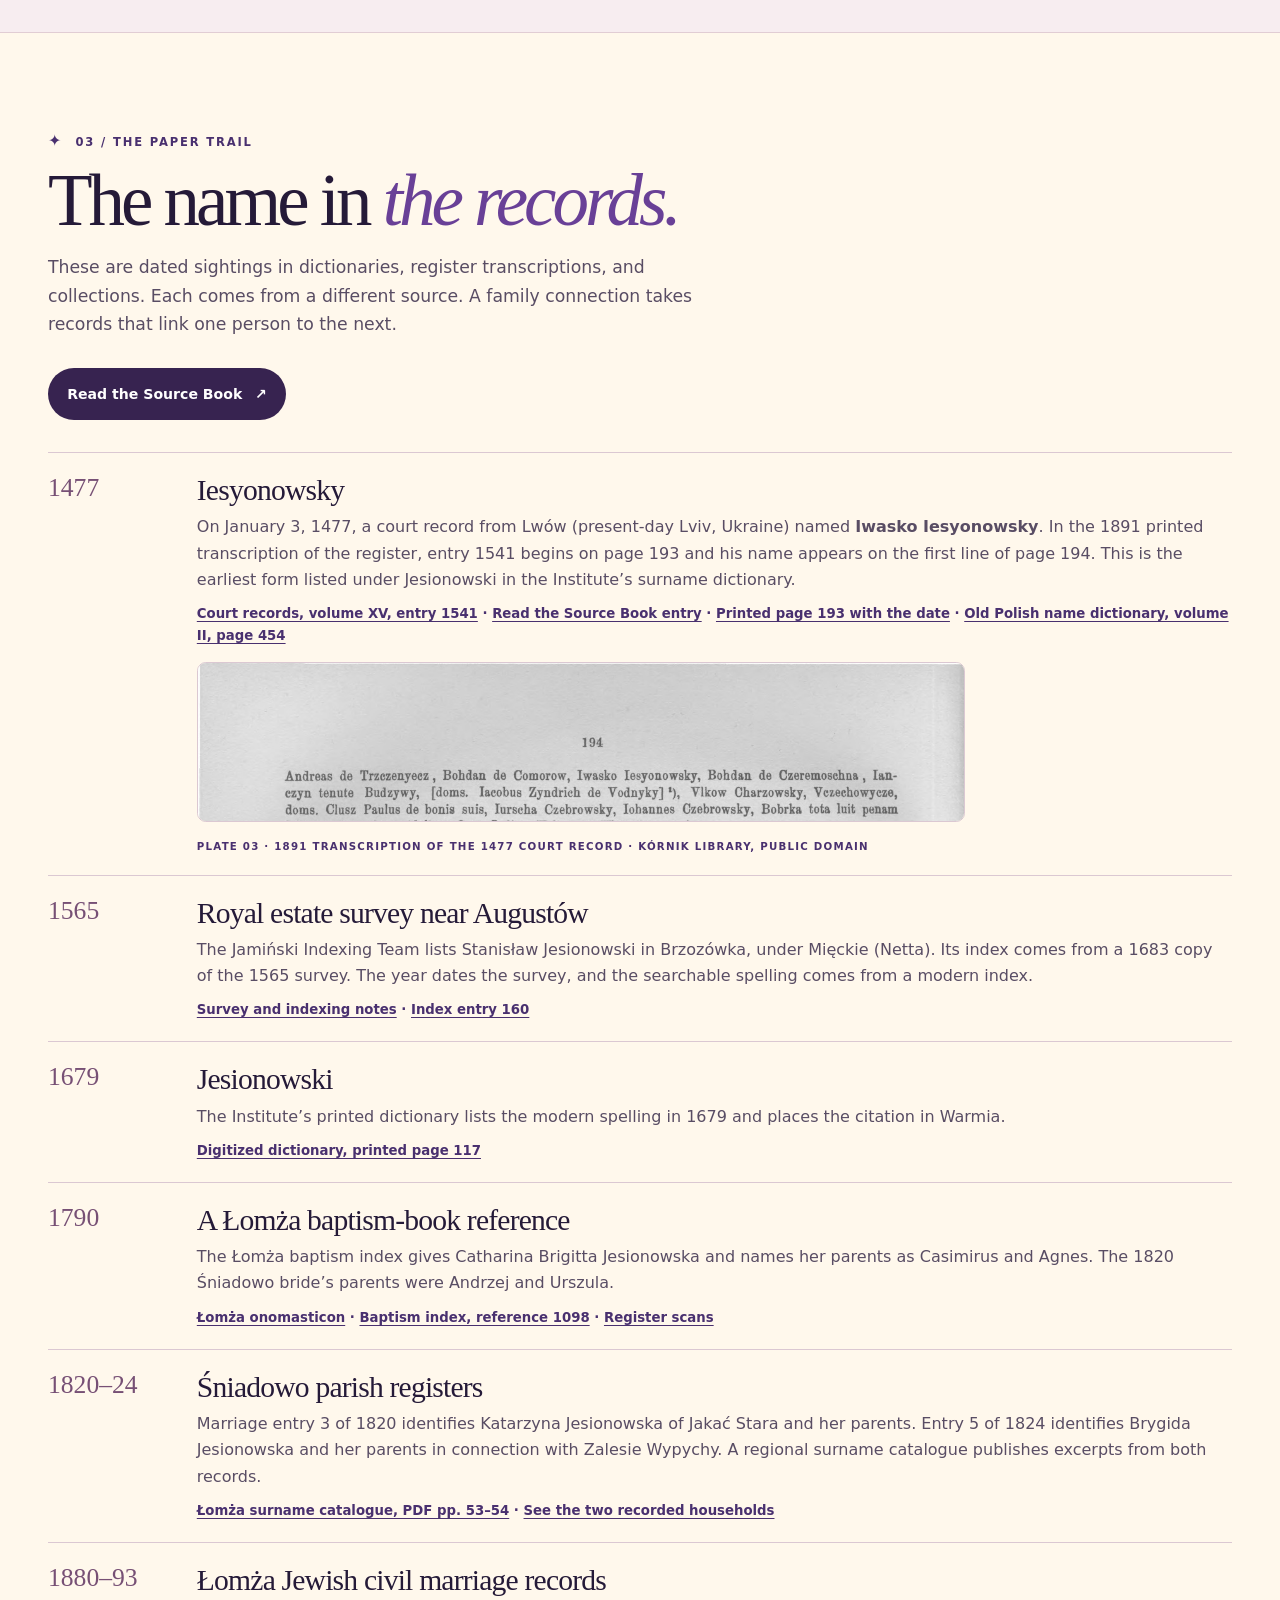
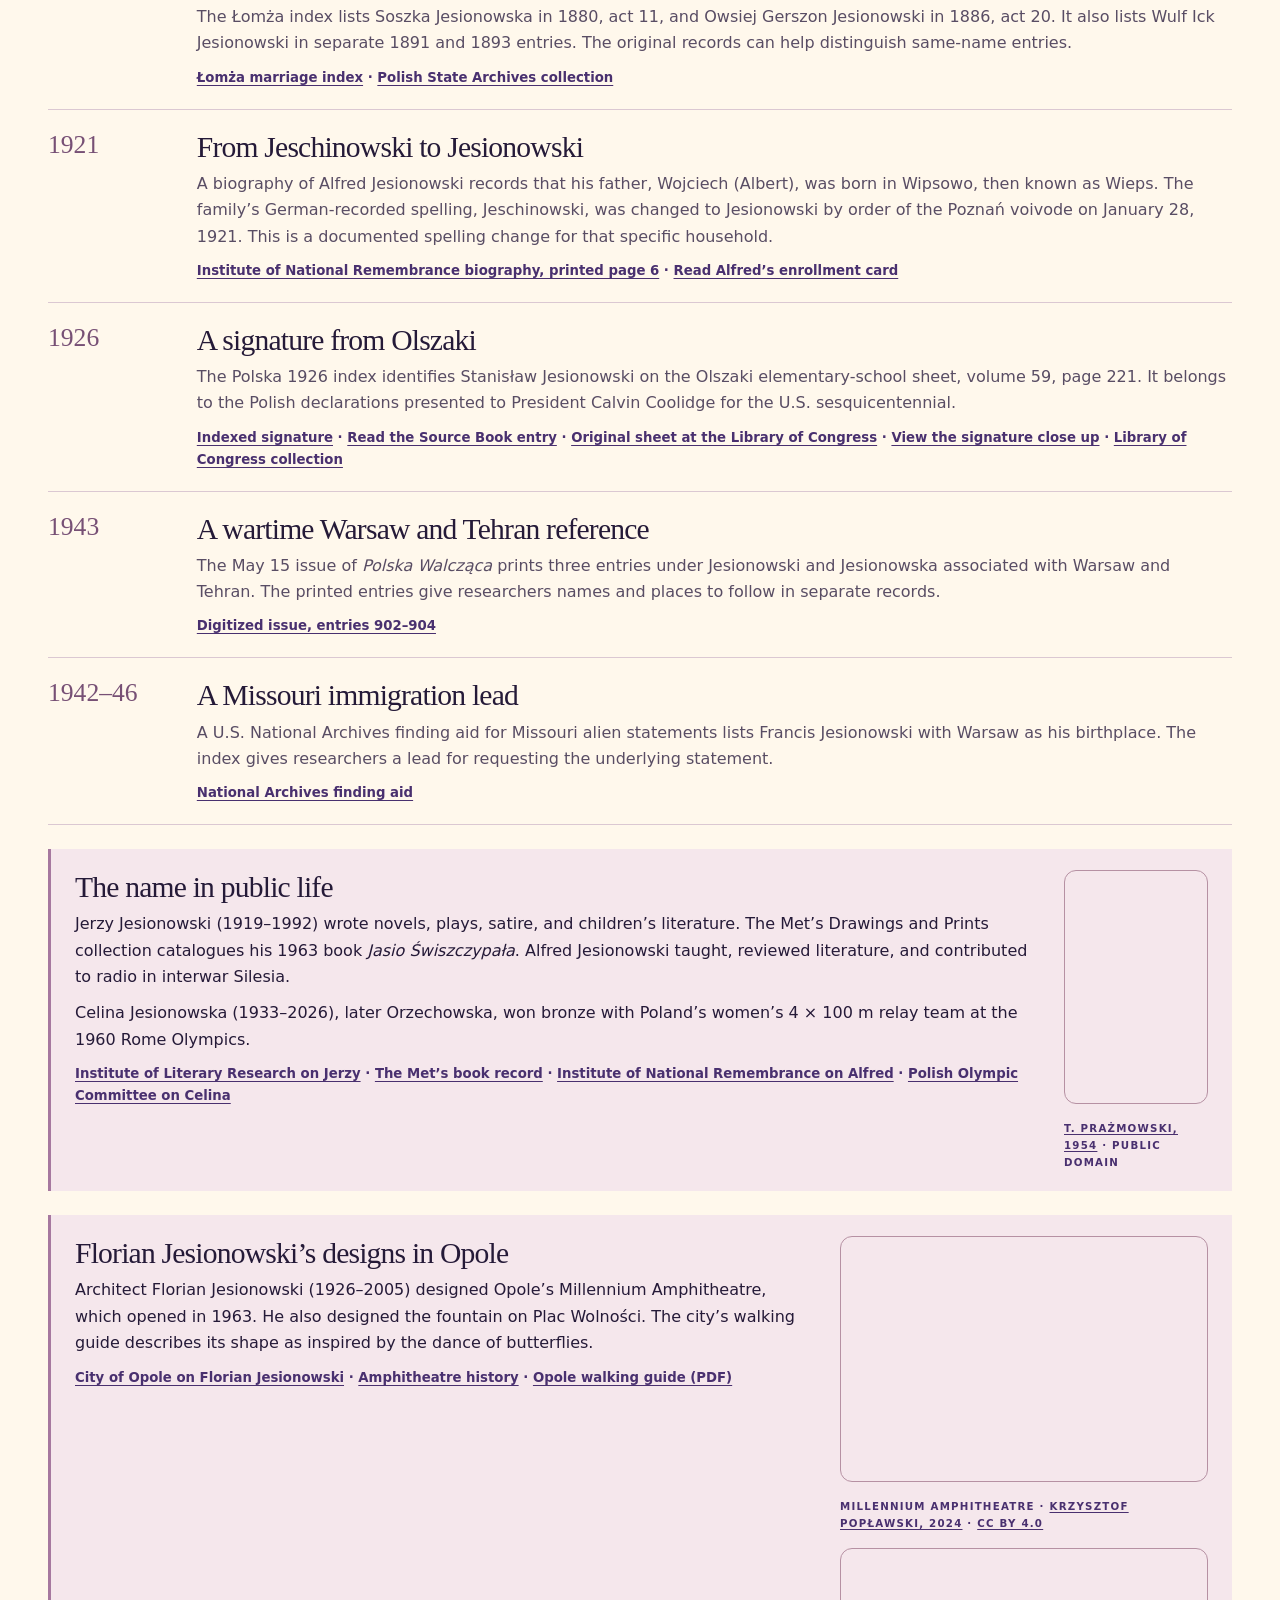
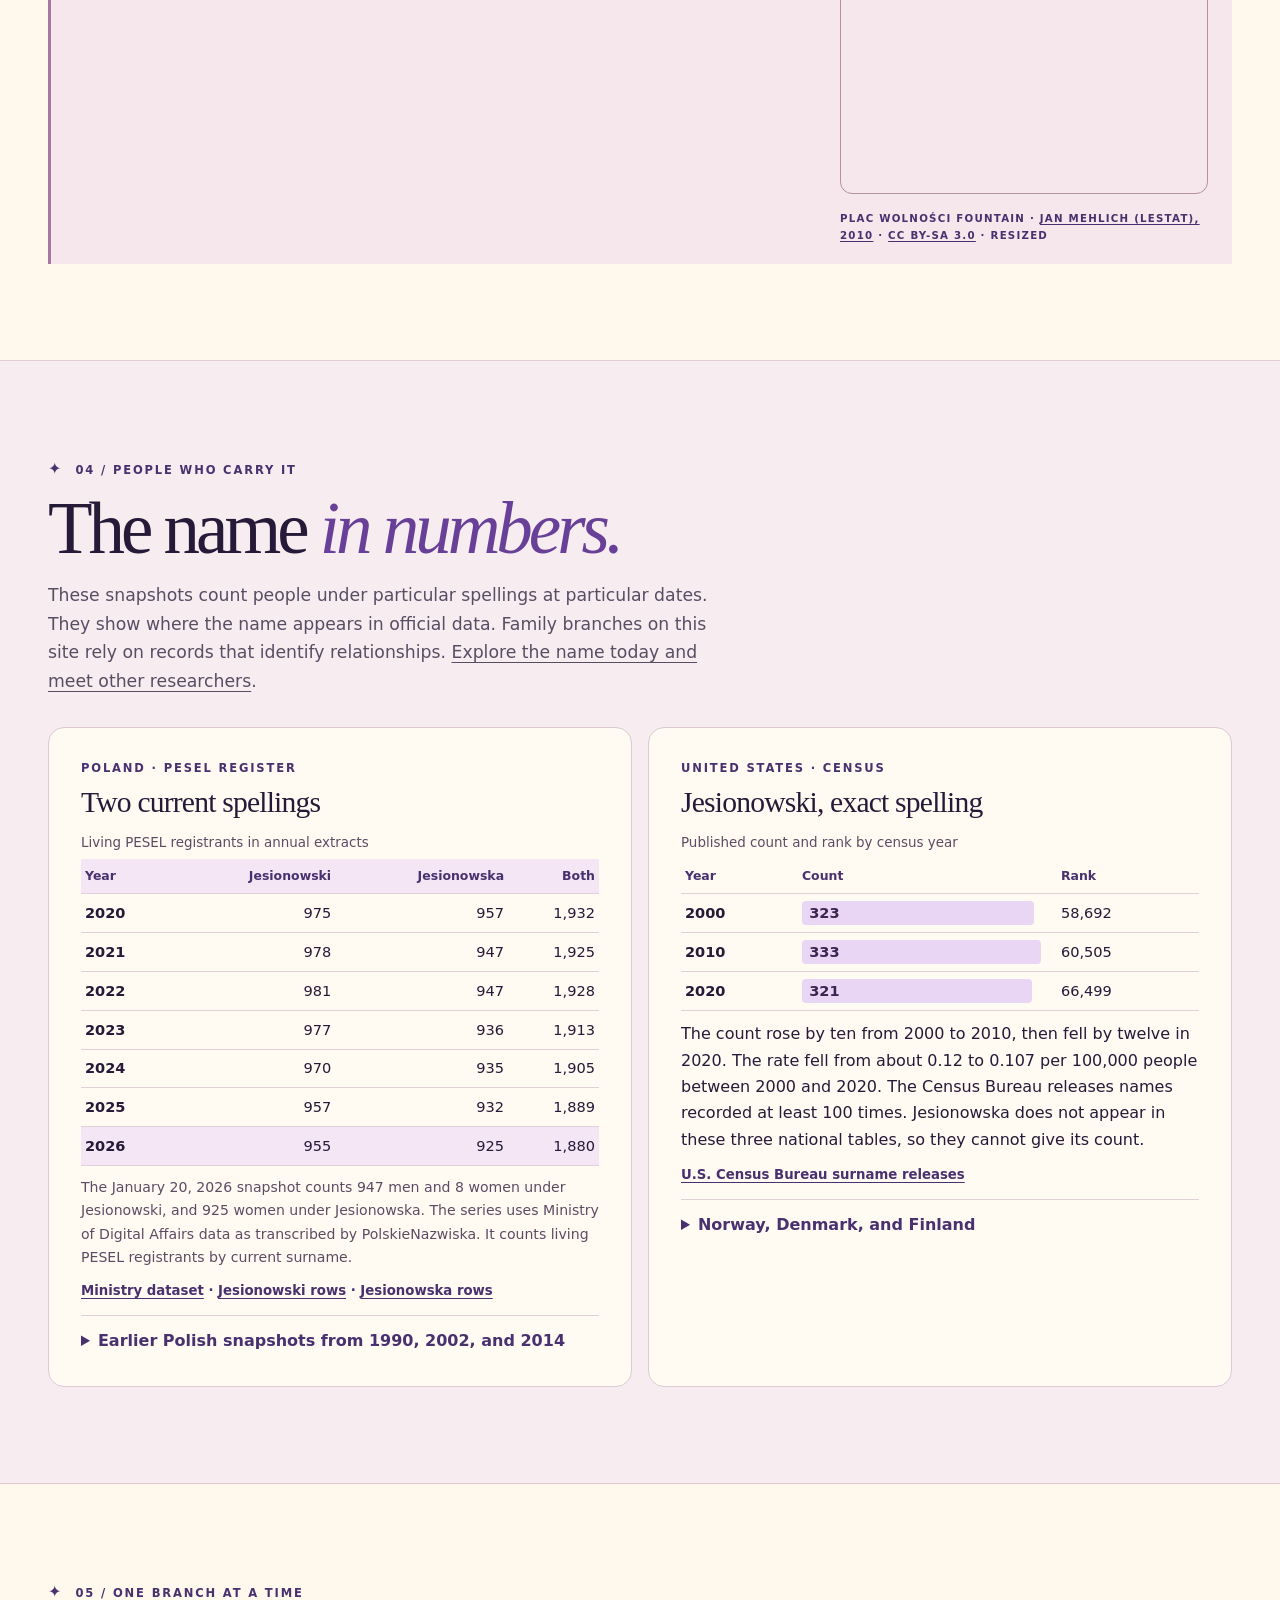
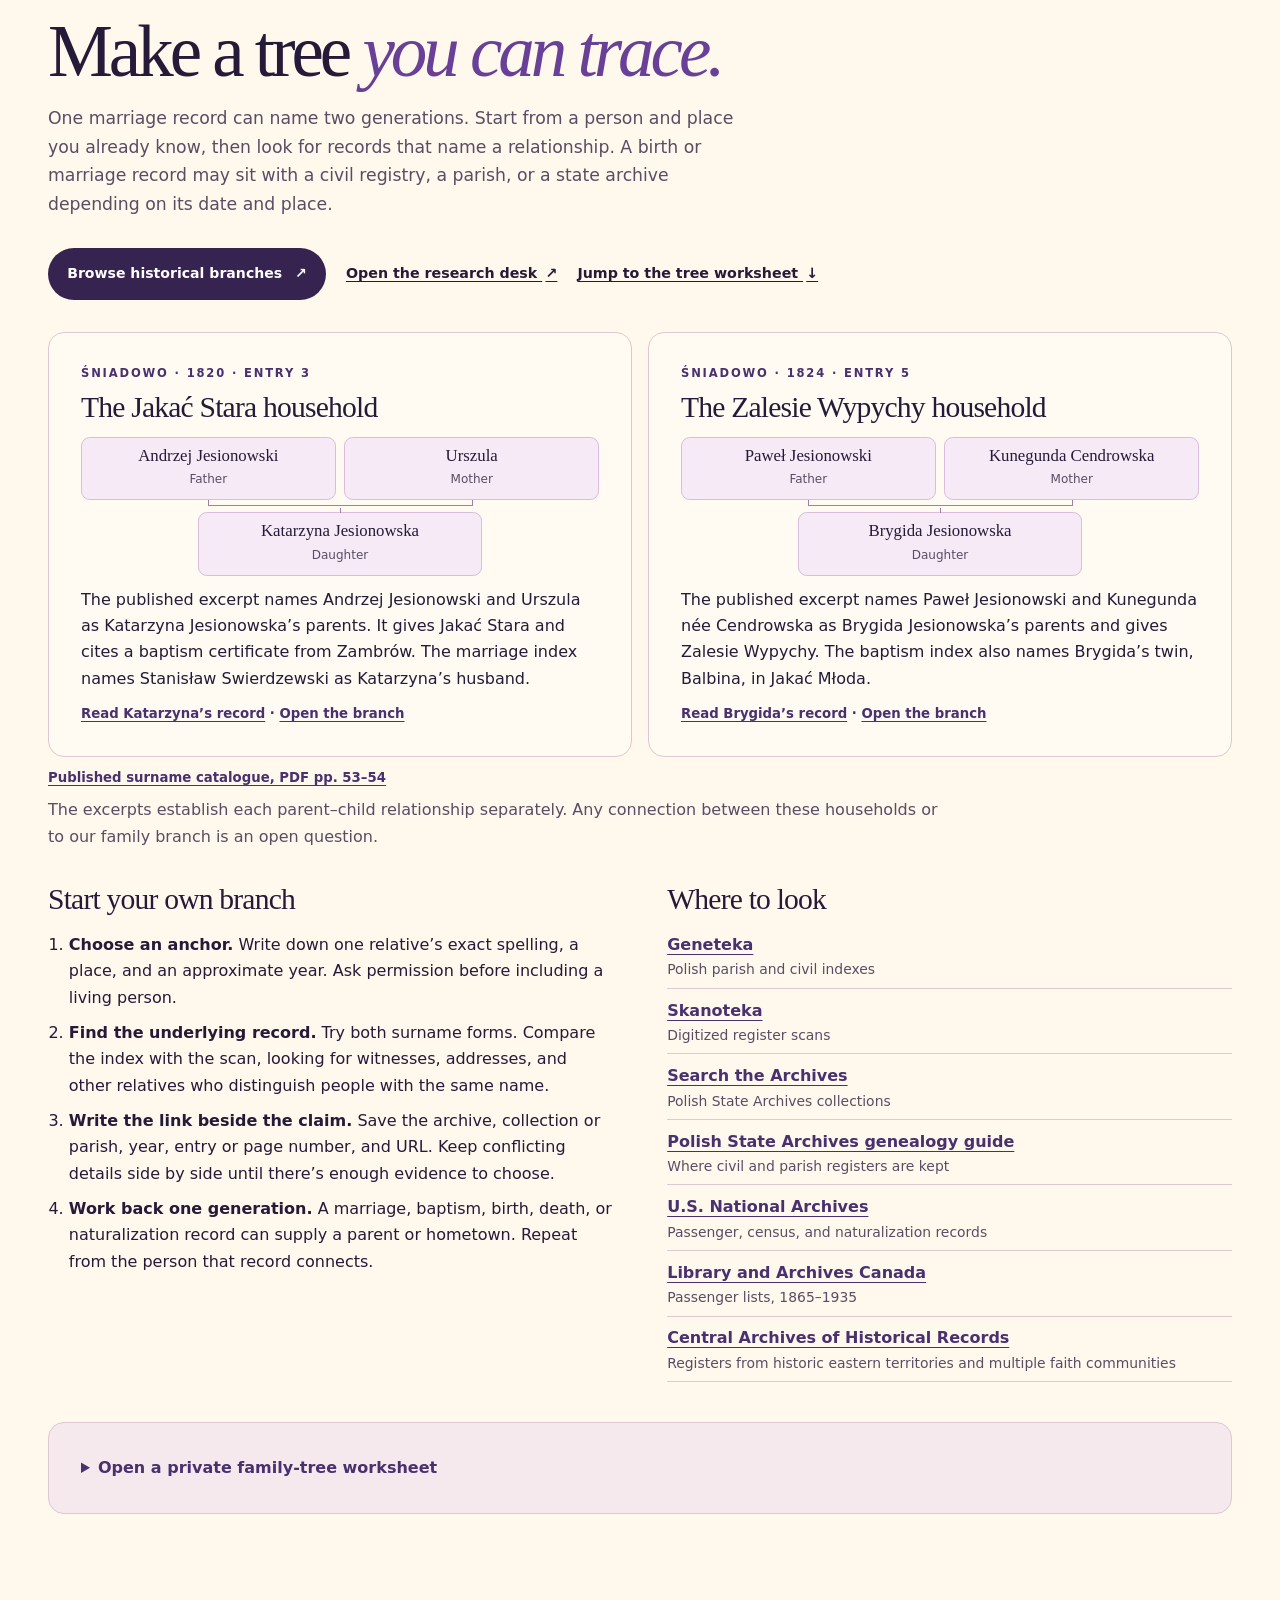
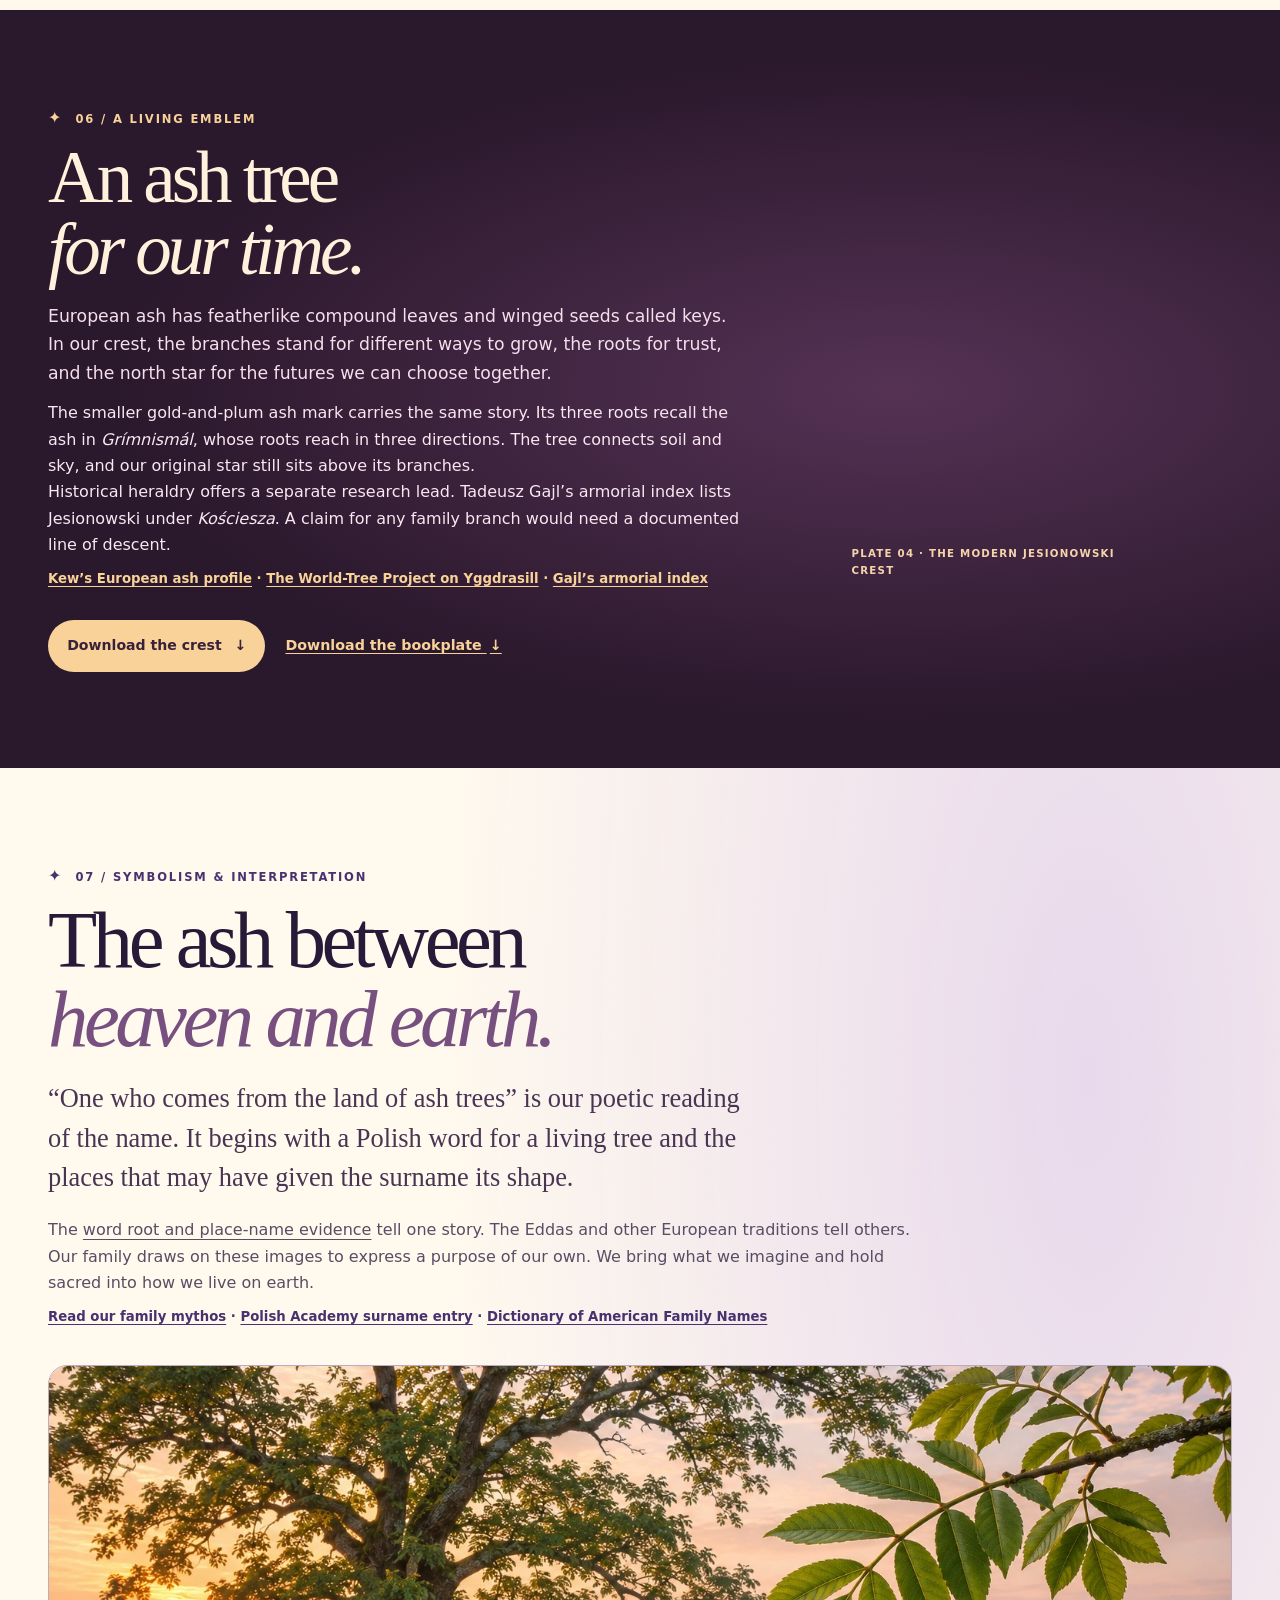
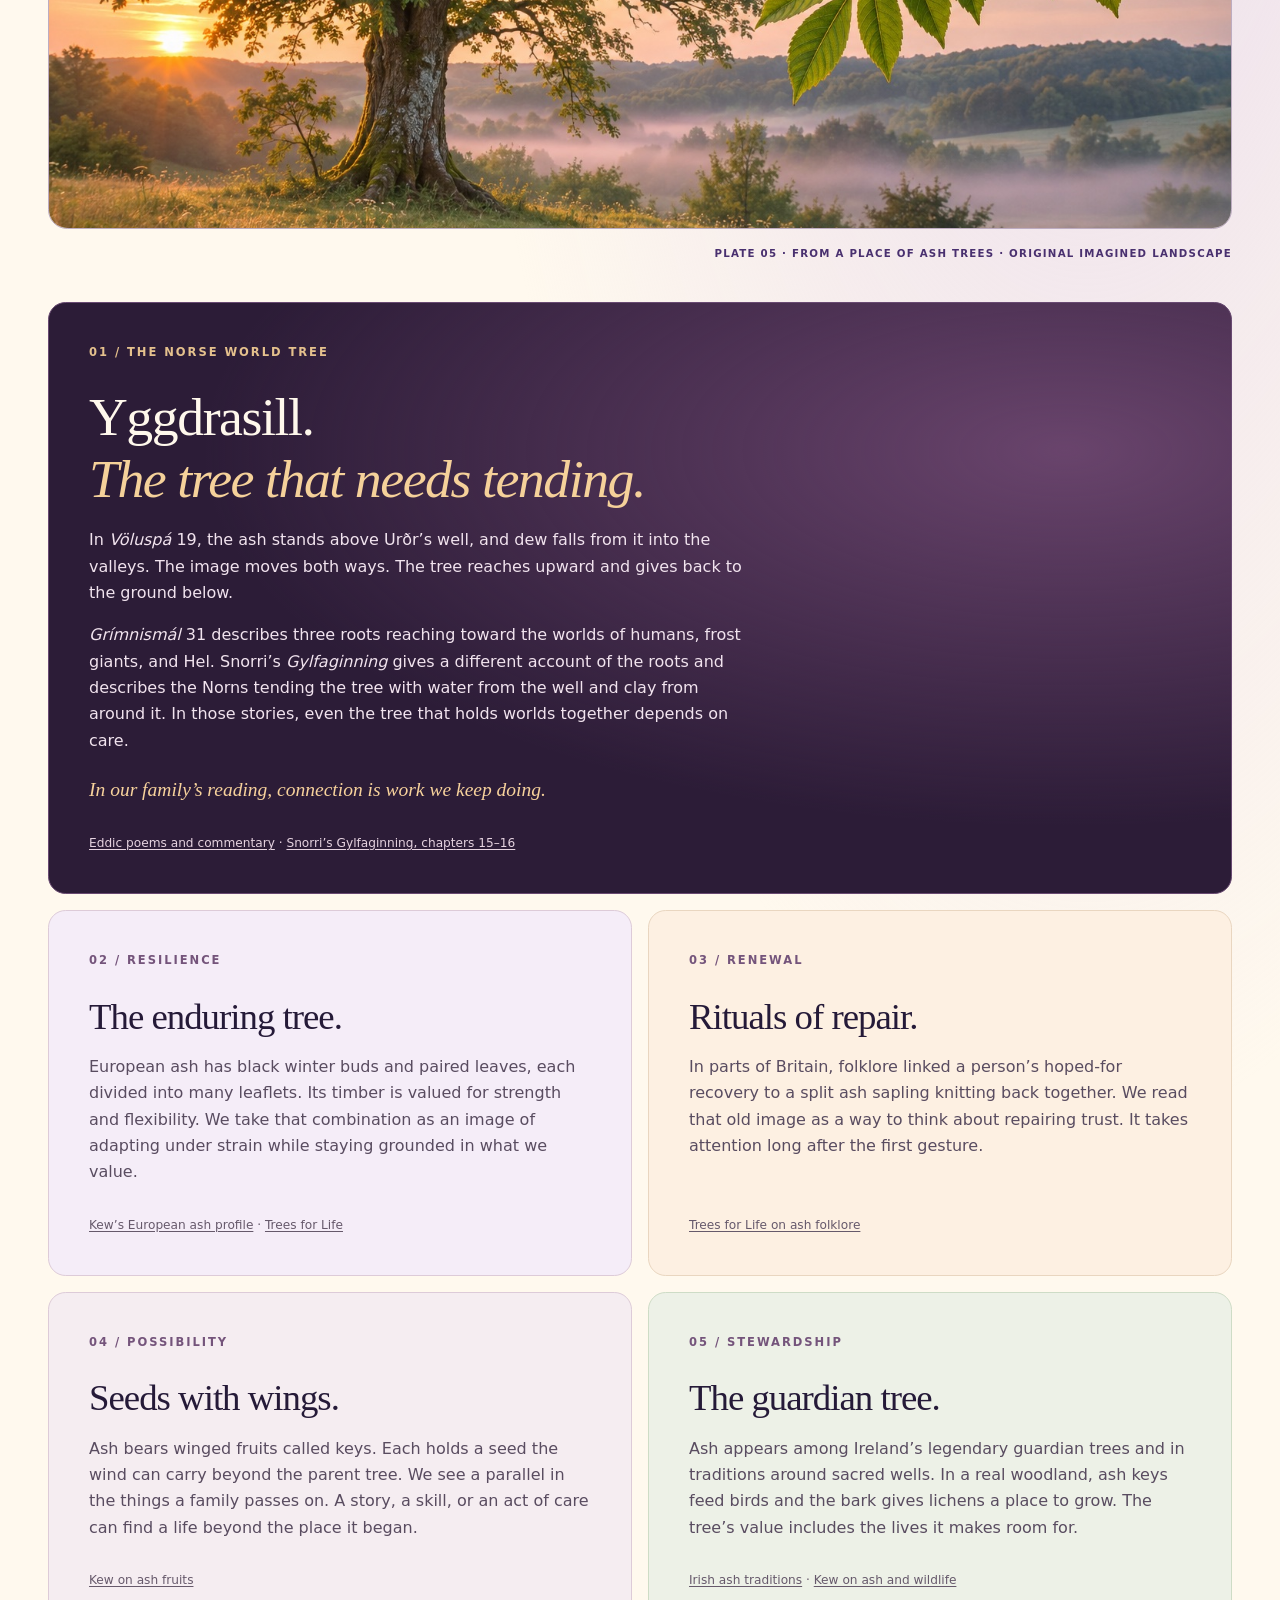
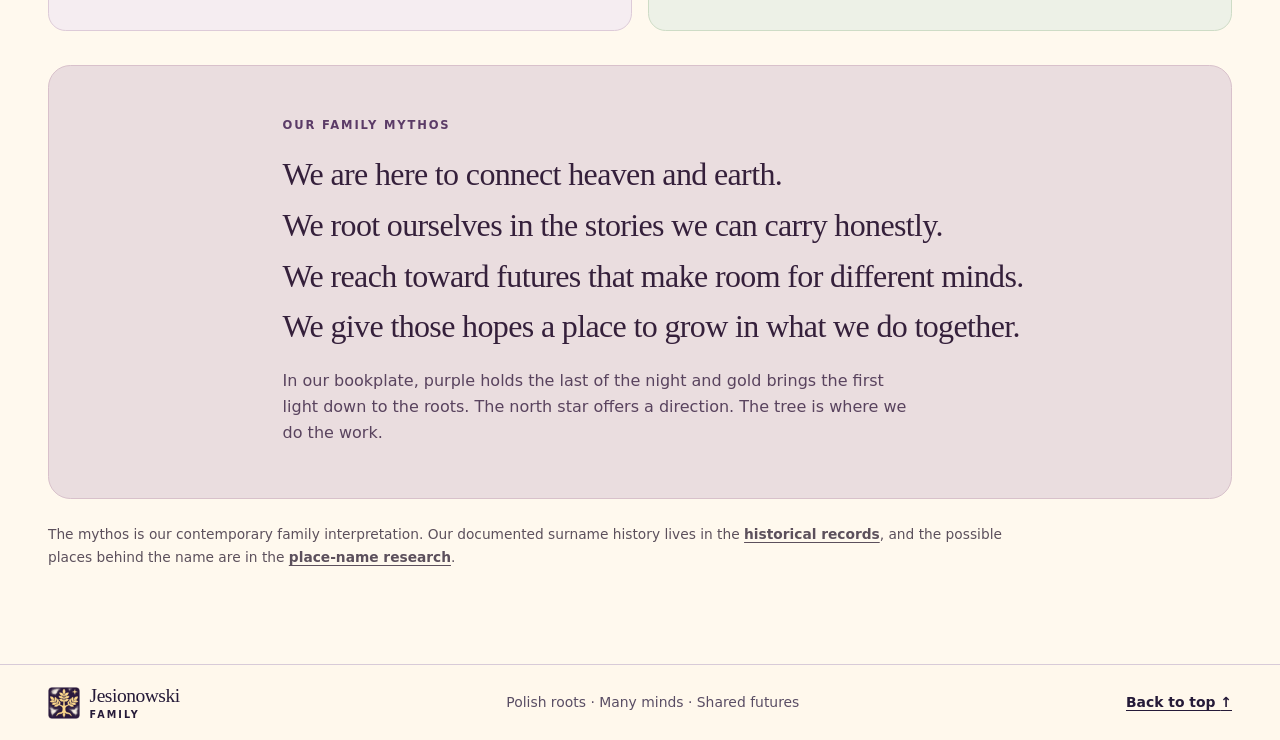
<file: roots/index.html>
<!doctype html>
<html lang="en" prefix="og: https://ogp.me/ns#">
<head>
  <meta charset="utf-8">
  <meta http-equiv="Content-Security-Policy" content="default-src 'none'; script-src 'self'; style-src 'self'; img-src 'self'; connect-src 'none'; worker-src 'none'; base-uri 'none'; form-action 'none'">
  <meta name="referrer" content="no-referrer">
  <meta name="viewport" content="width=device-width, initial-scale=1">
  <meta name="description" content="Explore the Jesionowski surname in Polish records, population registers, historical family trees, and original art.">
  <meta name="theme-color" content="#2a2042">
  <title>Jesionowski Roots Atlas · Name, records, and family trees</title>
  <link rel="canonical" href="https://jesionowski.org/roots/">
  <meta property="og:type" content="website">
  <meta property="og:title" content="Jesionowski Roots Atlas · Name, records, and family trees">
  <meta property="og:description" content="Explore the Jesionowski surname in Polish records, population registers, historical family trees, and original art.">
  <meta property="og:url" content="https://jesionowski.org/roots/">
  <meta property="og:image" content="https://jesionowski.org/assets/jesionowski-bookplate.jpg">
  <meta property="og:image:type" content="image/jpeg">
  <meta property="og:image:width" content="1536">
  <meta property="og:image:height" content="1024">
  <meta property="og:image:alt" content="A golden ash tree, sunrise, and the name JESIONOWSKI on a deep plum bookplate.">
  <link rel="icon" href="../assets/ash-tree-mark.png" type="image/png">
  <link rel="stylesheet" href="../styles.css">
  <link rel="stylesheet" href="atlas.css">
  <script src="worksheet.js" defer></script>
</head>
<body class="atlas">
  <a class="skip-link" href="#main">Skip to content</a>
  <header class="site-header">
    <div class="frame masthead">
      <a class="wordmark" href="../" aria-label="Jesionowski Family home">
        <img src="../assets/ash-tree-mark.png" width="38" height="38" alt="">
        <span>Jesionowski <small>Family</small></span>
      </a>
      <nav aria-label="Main navigation">
        <a href="../#creed">Creed</a>
        <a href="./" aria-current="page">Roots</a>
        <a href="../#mythos">Our mythos</a>
        <a href="../research/">Research desk</a>
        <a href="../today/">Directory</a>
      </nav>
      <a class="nav-cta" href="#tree">Start a branch <span aria-hidden="true">↘</span></a>
    </div>
  </header>

  <main id="main">
    <section class="atlas-cover" aria-labelledby="atlas-title">
      <div class="frame cover-grid">
        <div>
          <p class="eyebrow"><span aria-hidden="true">✦</span> The family roots atlas</p>
          <h1 id="atlas-title">The name<br>we carry.</h1>
          <p>Follow <span lang="pl">Jesionowski</span> through Polish place names, old handwriting, and modern population records. Then begin a branch with one person you can trace.</p>
          <a class="button" href="#name">Explore the name <span aria-hidden="true">↓</span></a>
        </div>
        <figure class="artwork cover-art">
          <img src="../assets/jesionowski-bookplate.jpg" width="1536" height="1024" fetchpriority="high" alt="JESIONOWSKI in gold foil, surrounded by an ash tree and stars on dark plum book cloth.">
          <figcaption>Plate 01 · The Jesionowski bookplate · Original generated art</figcaption>
        </figure>
      </div>
    </section>

    <nav class="atlas-nav" aria-label="Atlas chapters">
      <div class="frame">
        <a href="#name"><span aria-hidden="true">01</span> The name</a>
        <a href="#places"><span aria-hidden="true">02</span> Place names</a>
        <a href="#records"><span aria-hidden="true">03</span> Records</a>
        <a href="#population"><span aria-hidden="true">04</span> Population</a>
        <a href="#tree"><span aria-hidden="true">05</span> Family tree</a>
        <a href="#emblem"><span aria-hidden="true">06</span> The emblem</a>
        <a href="#symbolism"><span aria-hidden="true">07</span> Ash &amp; mythos</a>
      </div>
    </nav>

    <section class="chapter" id="name" aria-labelledby="name-title">
      <div class="frame">
        <div class="chapter-head">
          <p class="eyebrow"><span aria-hidden="true">✦</span> 01 / Language</p>
          <h2 id="name-title">How the name<br><em>took shape.</em></h2>
          <p class="section-intro">Polish records preserve several forms of the name. Learning how it sounds today helps when a record uses an older spelling or a different language.</p>
        </div>
        <div class="atlas-card-grid">
          <article class="atlas-card">
            <p class="eyebrow">Say it</p>
            <h3 lang="pl">Jesionowski</h3>
            <p><strong>yeh-shoh-NOF-skee</strong></p>
            <p>Four syllables, with the stress on <strong>NOF</strong>. The first consonant sounds like English <em>y</em>. The Polish <em>si</em> here gives a softer <em>sh</em> sound, and <em>w</em> sounds like <em>f</em> before <em>s</em>.</p>
            <p class="ipa">Approximate Polish IPA <span>[jɛ.ɕɔˈnɔf.ski]</span></p>
            <p class="source-line"><a href="https://doi.org/10.1017/S0025100303001191">Polish pronunciation reference</a></p>
          </article>
          <article class="atlas-card">
            <p class="eyebrow">Search its forms</p>
            <h3 lang="pl">Jesionowska</h3>
            <p>The traditional feminine form is <em lang="pl">Jesionowska</em>. The Institute also records <em lang="pl">Jesionowski</em> as a form used by women. Look for both in parish and civil records.</p>
            <p>Try <em lang="pl">Jasionowski</em> and <em lang="pl">Jasinowski</em> as separate search leads. The dictionary cross-references them, and a record still needs matching places, dates, or relatives to establish identity.</p>
            <p class="source-line"><a href="https://nazwiska.ijppan.pl/haslo/show/id/11917">Jasionowski</a> · <a href="https://nazwiska.ijppan.pl/haslo/show/id/29399">Jasinowski</a></p>
          </article>
          <article class="atlas-card">
            <p class="eyebrow">Look further back</p>
            <h3 lang="pl">Jesion</h3>
            <p>In Polish, <em lang="pl">jesion</em> can refer to both the ash tree and its timber. European ash is called <em lang="pl">jesion wyniosły</em>. This is the tree that inspired our crest.</p>
            <p class="source-line"><a href="https://wsjp.pl/haslo/podglad/68847/jesion">Wielki słownik języka polskiego</a></p>
          </article>
        </div>
        <div class="word-root" id="word-root">
          <div>
            <p class="eyebrow">The word root</p>
            <h3>From tree to place to name</h3>
            <p>The tree word appears in writing before the earliest surname record here. A place-name origin explains how a word for a tree can end up in a family name.</p>
          </div>
          <ol>
            <li>
              <strong>The tree</strong>
              <p>The Polish Academy’s dictionary dates the form <em lang="pl">jasień</em> to 1394. It traces modern <em lang="pl">jesion</em> to Proto-Slavic <em>*(j)asenъ</em> and <em>*(j)asenь</em>. The asterisk marks a form linguists reconstructed.</p>
              <p class="source-line"><a href="https://wsjp.pl/haslo/podglad/68847/jesion">Early spelling</a> · <a href="https://wsjp.pl/haslo/podglad/68847/jesion/5180044/drzewo">Word origin</a></p>
            </li>
            <li>
              <strong>The place</strong>
              <p>One surname dictionary connects the name to places called <em lang="pl">Jesionowo</em>, from the word for ash. The Polish Academy proposes <em lang="pl">Jasionów</em> and <em lang="pl">Jasionowa</em>, now <em lang="pl">Jasionna</em>, as other place-name leads.</p>
              <p class="source-line"><a href="#places">Compare the proposed places</a></p>
            </li>
            <li>
              <strong>The surname</strong>
              <p>The Academy divides the name as <em lang="pl">Jesionow‑ski</em>. Here <em lang="pl">‑ski</em> marks a connection to a place. The 1477 court record gives us the written form <em>Iesyonowsky</em>.</p>
              <p class="source-line"><a href="https://nazwiska.ijppan.pl/haslo/show/id/6511">Surname analysis</a> · <a href="#records">The 1477 record</a></p>
            </li>
          </ol>
        </div>
      </div>
    </section>

    <section class="chapter chapter-tinted" id="places" aria-labelledby="places-title">
      <div class="frame">
        <div class="chapter-split">
          <div>
            <p class="eyebrow"><span aria-hidden="true">✦</span> 02 / Geography</p>
            <h2 id="places-title">Where the name<br><em>may have begun.</em></h2>
            <p class="section-intro">The references offer different starting points. The right place to search for a family branch is the one named in that branch’s own records.</p>
            <dl class="place-list">
              <div>
                <dt lang="pl">Jasionów</dt>
                <dd>The Institute’s entry points to Jasionów in the municipality of Haczów, in southeastern Poland. The Haczów municipal heritage program derives the village name from <em lang="pl">jasion</em>, another form of the ash-tree word, and records Mikołaj of Jasionów there in 1424–1428.</dd>
              </div>
              <div>
                <dt lang="pl">Jasionowa / Jasionna</dt>
                <dd>The same entry also points to Jasionowa, now Jasionna, near Jędrzejów in south-central Poland.</dd>
              </div>
              <div>
                <dt lang="pl">Jesionowo</dt>
                <dd>The <cite>Dictionary of American Family Names</cite> gives a separate explanation, linking the surname to places called Jesionowo and deriving that place name from <em lang="pl">jesion</em>, ash tree.</dd>
              </div>
            </dl>
            <p class="borderlands-note">A 1997 study of early Polish surnames groups Jesionowski with Jasionowski and Jasieniowski and suggests the historical place forms <em>Jasienow</em> and <em>Jasionow</em> in the southeastern borderlands. Its place spellings are useful when searching old maps and records.</p>
          <p class="source-line"><a href="https://nazwiska.ijppan.pl/haslo/show/id/6511">Polish surname dictionary</a> · <a href="https://www.ancestry.com/last-name-meaning/jesionowski">Dictionary of American Family Names</a> · <a href="https://rcin.org.pl/dlibra/publication/43056/edition/24659">1997 study, printed page 67</a> · <a href="https://bip.haczow.pl/index.php/zalacznik/8501">Haczów heritage program</a></p>
          </div>
          <figure class="artwork meadow-art">
            <img src="../assets/ash-meadow.jpg" width="1536" height="1024" loading="lazy" alt="An ash tree in a meadow at dawn with pale golden light and low violet mist.">
            <figcaption>Plate 02 · An imagined Polish meadow · Original generated art</figcaption>
          </figure>
        </div>
      </div>
    </section>

    <section class="chapter" id="records" aria-labelledby="records-title">
      <div class="frame">
        <div class="chapter-head">
          <p class="eyebrow"><span aria-hidden="true">✦</span> 03 / The paper trail</p>
          <h2 id="records-title">The name in <em>the records.</em></h2>
          <p class="section-intro">These are dated sightings in dictionaries, register transcriptions, and collections. Each comes from a different source. A family connection takes records that link one person to the next.</p>
          <div class="actions"><a class="button" href="../sources/">Read the Source Book <span aria-hidden="true">↗</span></a></div>
        </div>
        <ol class="record-list">
          <li>
            <p class="record-date">1477</p>
            <div>
              <h3 lang="pl">Iesyonowsky</h3>
              <p>On January 3, 1477, a court record from Lwów (present-day Lviv, Ukraine) named <strong>Iwasko Iesyonowsky</strong>. In the 1891 printed transcription of the register, entry 1541 begins on page 193 and his name appears on the first line of page 194. This is the earliest form listed under Jesionowski in the Institute’s surname dictionary.</p>
              <p class="source-line"><a href="https://wbc.poznan.pl/dlibra/publication/46455/edition/63155">Court records, volume XV, entry 1541</a> · <a href="../sources/lwow-1477/">Read the Source Book entry</a> · <a href="https://wbc.poznan.pl/Content/63155/DjVu/00206_0001.djvu">Printed page 193 with the date</a> · <a href="https://rcin.org.pl/ijp/dlibra/publication/39945/edition/19846">Old Polish name dictionary, volume II, page 454</a></p>
              <figure class="archive-plate">
                <a href="../assets/lwow-court-record-1477.jpg" aria-label="Open the full printed page containing Iwasko Iesyonowsky">
                  <img src="../assets/lwow-court-record-1477.jpg" width="1213" height="1655" loading="lazy" alt="Top of printed page 194. Iwasko Iesyonowsky appears in the first line.">
                </a>
                <figcaption>Plate 03 · 1891 transcription of the 1477 court record · Kórnik Library, public domain</figcaption>
              </figure>
            </div>
          </li>
          <li>
            <p class="record-date">1565</p>
            <div>
              <h3>Royal estate survey near Augustów</h3>
              <p>The Jamiński Indexing Team lists Stanisław Jesionowski in Brzozówka, under Mięckie (Netta). Its index comes from a 1683 copy of the 1565 survey. The year dates the survey, and the searchable spelling comes from a modern index.</p>
              <p class="source-line"><a href="https://jzi.org.pl/en/2018/04/26/lustracja-miasta-augustowa-i-wsi-przyleglych-z-1565-roku/">Survey and indexing notes</a> · <a href="https://docs.google.com/spreadsheets/d/1ZON6j4tMFyQ4l8k6UfrasZqnrpA0d8rOyt0b-rWwFRk/edit#gid=0&amp;range=A166:G166">Index entry 160</a></p>
            </div>
          </li>
          <li>
            <p class="record-date">1679</p>
            <div>
              <h3 lang="pl">Jesionowski</h3>
              <p>The Institute’s printed dictionary lists the modern spelling in 1679 and places the citation in Warmia.</p>
              <p class="source-line"><a href="https://rcin.org.pl/dlibra/publication/14643/edition/2319">Digitized dictionary, printed page 117</a></p>
            </div>
          </li>
          <li>
            <p class="record-date">1790</p>
            <div>
              <h3>A Łomża baptism-book reference</h3>
              <p>The Łomża baptism index gives Catharina Brigitta Jesionowska and names her parents as Casimirus and Agnes. The 1820 Śniadowo bride’s parents were Andrzej and Urszula.</p>
              <p class="source-line"><a href="https://name.lomza.pl/2019/09/04/slownik-nazwisk-lomzan-xv-xix-w-czesc-2/">Łomża onomasticon</a> · <a href="https://geneteka.genealodzy.pl/index.php?lang=eng&amp;op=gt&amp;w=10pl&amp;rid=1096&amp;bdm=B&amp;search_lastname=Jesionowska&amp;from_date=1790&amp;to_date=1790&amp;search_name=Katarzyna">Baptism index, reference 1098</a> · <a href="https://skanoteka.genealodzy.pl/id775-sy112">Register scans</a></p>
            </div>
          </li>
          <li>
            <p class="record-date">1820–24</p>
            <div>
              <h3>Śniadowo parish registers</h3>
              <p>Marriage entry 3 of 1820 identifies Katarzyna Jesionowska of Jakać Stara and her parents. Entry 5 of 1824 identifies Brygida Jesionowska and her parents in connection with Zalesie Wypychy. A regional surname catalogue publishes excerpts from both records.</p>
              <p class="source-line"><a href="https://ltn2.nazwa.pl/wp/wp-content/uploads/2018/07/Katalog-nazwisk-mieszka%C5%84c%C3%B3w-ziemi-%C5%82om%C5%BCy%C5%84skiej.pdf#page=53">Łomża surname catalogue, PDF pp. 53–54</a> · <a href="#record-tree">See the two recorded households</a></p>
            </div>
          </li>
          <li>
            <p class="record-date">1880–93</p>
            <div>
              <h3>Łomża Jewish civil marriage records</h3>
              <p>The Łomża index lists Soszka Jesionowska in 1880, act 11, and Owsiej Gerszon Jesionowski in 1886, act 20. It also lists Wulf Ick Jesionowski in separate 1891 and 1893 entries. The original records can help distinguish same-name entries.</p>
              <p class="source-line"><a href="https://name.lomza.pl/wp-content/uploads/2025/01/Nazwiska-zydowskie-angielski.pdf">Łomża marriage index</a> · <a href="https://www.szukajwarchiwach.gov.pl/en/zespol/-/zespol/124680">Polish State Archives collection</a></p>
            </div>
          </li>
          <li>
            <p class="record-date">1921</p>
            <div>
              <h3>From Jeschinowski to Jesionowski</h3>
              <p>A biography of Alfred Jesionowski records that his father, Wojciech (Albert), was born in Wipsowo, then known as Wieps. The family’s German-recorded spelling, Jeschinowski, was changed to Jesionowski by order of the Poznań voivode on January 28, 1921. This is a documented spelling change for that specific household.</p>
              <p class="source-line"><a href="https://ruj.uj.edu.pl/bitstreams/0884fca3-c752-4565-8822-b62a31447495/download">Institute of National Remembrance biography, printed page 6</a> · <a href="../sources/poznan-1921/">Read Alfred’s enrollment card</a></p>
            </div>
          </li>
          <li>
            <p class="record-date">1926</p>
            <div>
              <h3>A signature from Olszaki</h3>
              <p>The Polska 1926 index identifies Stanisław Jesionowski on the Olszaki elementary-school sheet, volume 59, page 221. It belongs to the Polish declarations presented to President Calvin Coolidge for the U.S. sesquicentennial.</p>
              <p class="source-line"><a href="https://polska1926.pl/podpisy/540021">Indexed signature</a> · <a href="../sources/olszaki-1926/">Read the Source Book entry</a> · <a href="https://tile.loc.gov/image-services/iiif/service:mss:pldec:059:0221/full/960,/0/default.jpg">Original sheet at the Library of Congress</a> · <a href="https://tile.loc.gov/image-services/iiif/service:mss:pldec:059:0221/419,4189,1410,228/800,/0/default.jpg">View the signature close up</a> · <a href="https://www.loc.gov/collections/polish-declarations/about-this-collection/">Library of Congress collection</a></p>
            </div>
          </li>
          <li>
            <p class="record-date">1943</p>
            <div>
              <h3>A wartime Warsaw and Tehran reference</h3>
              <p>The May 15 issue of <cite>Polska Walcząca</cite> prints three entries under Jesionowski and Jesionowska associated with Warsaw and Tehran. The printed entries give researchers names and places to follow in separate records.</p>
              <p class="source-line"><a href="https://kpbc.umk.pl/Content/228920/PDF/ArchEmig_POPC_C02_05_nr_19.pdf">Digitized issue, entries 902–904</a></p>
            </div>
          </li>
          <li>
            <p class="record-date">1942–46</p>
            <div>
              <h3>A Missouri immigration lead</h3>
              <p>A U.S. National Archives finding aid for Missouri alien statements lists Francis Jesionowski with Warsaw as his birthplace. The index gives researchers a lead for requesting the underlying statement.</p>
              <p class="source-line"><a href="https://www.archives.gov/kansas-city/finding-aids/alien-statements-missouri.html">National Archives finding aid</a></p>
            </div>
          </li>
        </ol>
        <aside class="atlas-note public-life-note" id="name-in-public-life">
          <div>
            <h3>The name in public life</h3>
            <p>Jerzy Jesionowski (1919–1992) wrote novels, plays, satire, and children’s literature. The Met’s Drawings and Prints collection catalogues his 1963 book <cite lang="pl">Jasio Świszczypała</cite>. Alfred Jesionowski taught, reviewed literature, and contributed to radio in interwar Silesia.</p>
            <p>Celina Jesionowska (1933–2026), later Orzechowska, won bronze with Poland’s women’s 4 × 100 m relay team at the 1960 Rome Olympics.</p>
            <p class="source-line"><a href="https://pisarzeibadacze.ibl.edu.pl/haslo/1602/jesionowski-jerzy">Institute of Literary Research on Jerzy</a> · <a href="https://www.metmuseum.org/art/collection/search/352191">The Met’s book record</a> · <a href="https://www.katowice.ipn.gov.pl/pl3/aktualnosci/213222,Historia-jak-w-powiesciquot-Alfred-Jesionowski-przedwojenny-inteligent.html">Institute of National Remembrance on Alfred</a> · <a href="https://olimpijski.pl/olimpijczycy/gerwin-jesionowska-orzechowska-celina/">Polish Olympic Committee on Celina</a></p>
          </div>
          <figure class="artwork">
            <img src="../assets/history/celina-jesionowska-1954.jpg" width="432" height="706" loading="lazy" decoding="async" alt="Celina Jesionowska on a running track in 1954, wearing race number 7.">
            <figcaption><a href="https://commons.wikimedia.org/wiki/File:Celina_Jesionowska.jpg">T. Prażmowski, 1954</a> · Public domain</figcaption>
          </figure>
        </aside>
        <aside class="atlas-note public-life-note" id="florian-jesionowski">
          <div>
            <h3>Florian Jesionowski’s designs in Opole</h3>
            <p>Architect Florian Jesionowski (1926–2005) designed Opole’s Millennium Amphitheatre, which opened in 1963. He also designed the fountain on Plac Wolności. The city’s walking guide describes its shape as inspired by the dance of butterflies.</p>
            <p class="source-line"><a href="https://www.opole.pl/dla-mieszkanca/aktualnosc/sladami-jesionowskiego">City of Opole on Florian Jesionowski</a> · <a href="https://www.opole.pl/dla-mieszkanca/historia-powstania-amfiteatru">Amphitheatre history</a> · <a href="https://www.opole.pl/sites/default/files/field_attachment/2020-01/Folder-Szlaki-Miejskie%20EN.pdf">Opole walking guide (PDF)</a></p>
          </div>
          <div class="public-life-gallery">
            <figure class="artwork public-life-landscape">
              <img src="../assets/history/opole-amphitheatre.jpg" width="1280" height="853" loading="lazy" decoding="async" alt="Curved seating and the covered stage of Opole’s Millennium Amphitheatre, with the Piast Tower behind it.">
              <figcaption>Millennium Amphitheatre · <a href="https://commons.wikimedia.org/wiki/File:Amfiteatr_Tysi%C4%85clecia_-_Narodowe_Centrum_Polskiej_Piosenki_w_Opolu_104.jpg">Krzysztof Popławski, 2024</a> · <a href="https://creativecommons.org/licenses/by/4.0/">CC BY 4.0</a></figcaption>
            </figure>
            <figure class="artwork public-life-landscape">
              <img src="../assets/history/opole-plac-wolnosci-fountain.jpg" width="1080" height="720" loading="lazy" decoding="async" alt="Water rises above colorful mosaic wings in the fountain on Opole’s Plac Wolności.">
              <figcaption>Plac Wolności fountain · <a href="https://commons.wikimedia.org/wiki/File:Opole_-_Fontanna_na_Placu_Wolno%C5%9Bci_01.jpg">Jan Mehlich (Lestat), 2010</a> · <a href="https://creativecommons.org/licenses/by-sa/3.0/">CC BY-SA 3.0</a> · Resized</figcaption>
            </figure>
          </div>
        </aside>
      </div>
    </section>

    <section class="chapter chapter-tinted" id="population" aria-labelledby="population-title">
      <div class="frame">
        <div class="chapter-head">
          <p class="eyebrow"><span aria-hidden="true">✦</span> 04 / People who carry it</p>
          <h2 id="population-title">The name <em>in numbers.</em></h2>
          <p class="section-intro">These snapshots count people under particular spellings at particular dates. They show where the name appears in official data. Family branches on this site rely on records that identify relationships. <a href="../today/">Explore the name today and meet other researchers</a>.</p>
        </div>
        <div class="population-grid">
          <article class="population-panel">
            <p class="eyebrow">Poland · PESEL register</p>
            <h3>Two current spellings</h3>
            <table class="counts-table">
              <caption>Living PESEL registrants in annual extracts</caption>
              <thead><tr><th scope="col">Year</th><th scope="col" lang="pl">Jesionowski</th><th scope="col" lang="pl">Jesionowska</th><th scope="col">Both</th></tr></thead>
              <tbody>
                <tr><th scope="row">2020</th><td>975</td><td>957</td><td>1,932</td></tr>
                <tr><th scope="row">2021</th><td>978</td><td>947</td><td>1,925</td></tr>
                <tr><th scope="row">2022</th><td>981</td><td>947</td><td>1,928</td></tr>
                <tr><th scope="row">2023</th><td>977</td><td>936</td><td>1,913</td></tr>
                <tr><th scope="row">2024</th><td>970</td><td>935</td><td>1,905</td></tr>
                <tr><th scope="row">2025</th><td>957</td><td>932</td><td>1,889</td></tr>
                <tr><th scope="row">2026</th><td>955</td><td>925</td><td>1,880</td></tr>
              </tbody>
            </table>
            <p class="counts-note">The January 20, 2026 snapshot counts 947 men and 8 women under Jesionowski, and 925 women under Jesionowska. The series uses Ministry of Digital Affairs data as transcribed by PolskieNazwiska. It counts living PESEL registrants by current surname.</p>
            <p class="source-line"><a href="https://dane.gov.pl/pl/dataset/1681,nazwiska-osob-zyjacych-wystepujace-w-rejestrze-pesel">Ministry dataset</a> · <a href="https://polskienazwiska.pl/n/JESIONOWSKI">Jesionowski rows</a> · <a href="https://polskienazwiska.pl/n/JESIONOWSKA">Jesionowska rows</a></p>
            <details class="regions">
              <summary>Earlier Polish snapshots from 1990, 2002, and 2014</summary>
              <p><strong>1990 · 1,898.</strong> Kazimierz Rymut’s dictionary combines Jesionowski and Jesionowska under one heading. It used the 1990 PESEL records, which covered about 34.4 million of Poland’s 37.4 million people at the time. The largest counts included the former Gdańsk (228), Toruń (170), and Łódź (137) voivodeships.</p>
              <p><strong>2002 · 1,987.</strong> The Nomina register lookup gives 987 for Jesionowski and 1,000 for Jesionowska. The two exact spellings are added here for comparison.</p>
              <p><strong>2014 · 1,813.</strong> The Institute’s grouped entry shows its highest counts in Kuyavian-Pomeranian (389), Pomeranian (251), and Masovian (218), together about 47% of the entry.</p>
              <p>The 1990 and 2014 dictionaries group the surname forms. Register coverage and regional borders also differ across the snapshots.</p>
              <p class="source-line"><a href="https://rcin.org.pl/Content/2628/DjVu/page0357.djvu">Rymut’s printed entry, page 355</a> · <a href="https://ijppan.pl/pracownia/pracownia-onomastyki/">1990 register dates</a> · <a href="https://rcin.org.pl/Content/2722/DjVu/page0008.djvu">1990 register coverage</a> · <a href="https://katalog.uek.krakow.pl/bib/30138">Rymut’s 2002 register dictionary</a> · <a href="https://nazwiska.ijppan.pl/haslo/show/id/6511">2014 regional counts</a> · <a href="https://nazwiska.ijppan.pl/info/oslowniku">2014 methodology</a></p>
            </details>
          </article>
          <article class="population-panel">
            <p class="eyebrow">United States · Census</p>
            <h3>Jesionowski, exact spelling</h3>
            <table class="bar-table">
              <caption>Published count and rank by census year</caption>
              <thead><tr><th scope="col">Year</th><th scope="col">Count</th><th scope="col">Rank</th></tr></thead>
              <tbody>
                <tr><th scope="row">2000</th><td><span class="bar"><strong>323</strong></span></td><td>58,692</td></tr>
                <tr><th scope="row">2010</th><td><span class="bar"><strong>333</strong></span></td><td>60,505</td></tr>
                <tr><th scope="row">2020</th><td><span class="bar"><strong>321</strong></span></td><td>66,499</td></tr>
              </tbody>
            </table>
            <p>The count rose by ten from 2000 to 2010, then fell by twelve in 2020. The rate fell from about 0.12 to 0.107 per 100,000 people between 2000 and 2020. The Census Bureau releases names recorded at least 100 times. Jesionowska does not appear in these three national tables, so they cannot give its count.</p>
            <p class="source-line"><a href="https://www.census.gov/topics/population/genealogy/data.html">U.S. Census Bureau surname releases</a></p>
            <details class="regions">
              <summary>Norway, Denmark, and Finland</summary>
              <p>Statistics Norway’s 2025 population snapshot shows four people under Jesionowski and four under Jesionowska. These are separate exact-spelling counts from the Norwegian national register.</p>
              <p class="source-line"><a href="https://www.ssb.no/en/befolkning/navn/statistikk/navn">Statistics Norway names release</a> · <a href="https://www.ssb.no/en/befolkning/navn/statistikk/navn/_/service/mimir/nameSearch?name=Jesionowski&amp;includeGraphData=true">Jesionowski result</a> · <a href="https://www.ssb.no/en/befolkning/navn/statistikk/navn/_/service/mimir/nameSearch?name=Jesionowska&amp;includeGraphData=true">Jesionowska result</a></p>
              <p>Statistics Denmark’s 2026 lookup reports fewer than three residents for each exact spelling. Finland’s Population Information System, updated November 9, 2026, reports fewer than ten people with each spelling as a current surname. The Finnish results cover people registered in Finland and abroad.</p>
              <p class="source-line"><a href="https://www.dst.dk/da/Statistik/emner/borgere/navne/hvor-mange-hedder">Statistics Denmark name lookup</a> · <a href="https://nimipalvelu.dvv.fi/en/surname-search?name=Jesionowski">Finland’s Jesionowski result</a> · <a href="https://nimipalvelu.dvv.fi/en/surname-search?name=Jesionowska">Finland’s Jesionowska result</a></p>
            </details>
          </article>
        </div>
      </div>
    </section>

    <section class="chapter" id="tree" aria-labelledby="tree-title">
      <div class="frame">
        <div class="chapter-head">
          <p class="eyebrow"><span aria-hidden="true">✦</span> 05 / One branch at a time</p>
          <h2 id="tree-title">Make a tree <em>you can trace.</em></h2>
          <p class="section-intro">One marriage record can name two generations. Start from a person and place you already know, then look for records that name a relationship. A birth or marriage record may sit with a civil registry, a parish, or a state archive depending on its date and place.</p>
          <div class="actions">
            <a class="button" href="../tree/">Browse historical branches <span aria-hidden="true">↗</span></a>
            <a class="text-link" href="../research/">Open the research desk <span aria-hidden="true">↗</span></a>
            <a class="text-link" href="#worksheet">Jump to the tree worksheet <span aria-hidden="true">↓</span></a>
          </div>
        </div>
        <div class="record-tree-grid" id="record-tree">
          <article class="record-tree">
            <p class="eyebrow">Śniadowo · 1820 · Entry 3</p>
            <h3>The Jakać Stara household</h3>
            <div class="record-tree-diagram" aria-hidden="true">
              <div><strong>Andrzej Jesionowski</strong><span>Father</span></div>
              <div><strong>Urszula</strong><span>Mother</span></div>
              <div><strong>Katarzyna Jesionowska</strong><span>Daughter</span></div>
            </div>
            <p>The published excerpt names Andrzej Jesionowski and Urszula as Katarzyna Jesionowska’s parents. It gives Jakać Stara and cites a baptism certificate from Zambrów. The marriage index names Stanisław Swierdzewski as Katarzyna’s husband.</p>
            <p class="source-line"><a href="../sources/sniadowo-1820/">Read Katarzyna’s record</a> · <a href="../tree/#jakac-stara-1820">Open the branch</a></p>
          </article>
          <article class="record-tree">
            <p class="eyebrow">Śniadowo · 1824 · Entry 5</p>
            <h3>The Zalesie Wypychy household</h3>
            <div class="record-tree-diagram" aria-hidden="true">
              <div><strong>Paweł Jesionowski</strong><span>Father</span></div>
              <div><strong>Kunegunda Cendrowska</strong><span>Mother</span></div>
              <div><strong>Brygida Jesionowska</strong><span>Daughter</span></div>
            </div>
            <p>The published excerpt names Paweł Jesionowski and Kunegunda née Cendrowska as Brygida Jesionowska’s parents and gives Zalesie Wypychy. The baptism index also names Brygida’s twin, Balbina, in Jakać Młoda.</p>
            <p class="source-line"><a href="../sources/sniadowo-1824/">Read Brygida’s record</a> · <a href="../tree/#zalesie-wypychy-1824">Open the branch</a></p>
          </article>
        </div>
        <p class="source-line"><a href="https://ltn2.nazwa.pl/wp/wp-content/uploads/2018/07/Katalog-nazwisk-mieszka%C5%84c%C3%B3w-ziemi-%C5%82om%C5%BCy%C5%84skiej.pdf#page=53">Published surname catalogue, PDF pp. 53–54</a></p>
        <p class="tree-context">The excerpts establish each parent–child relationship separately. Any connection between these households or to our family branch is an open question.</p>
        <div class="research-guide">
          <div>
            <h3>Start your own branch</h3>
            <ol>
              <li><strong>Choose an anchor.</strong> Write down one relative’s exact spelling, a place, and an approximate year. Ask permission before including a living person.</li>
              <li><strong>Find the underlying record.</strong> Try both surname forms. Compare the index with the scan, looking for witnesses, addresses, and other relatives who distinguish people with the same name.</li>
              <li><strong>Write the link beside the claim.</strong> Save the archive, collection or parish, year, entry or page number, and URL. Keep conflicting details side by side until there’s enough evidence to choose.</li>
              <li><strong>Work back one generation.</strong> A marriage, baptism, birth, death, or naturalization record can supply a parent or hometown. Repeat from the person that record connects.</li>
            </ol>
          </div>
          <div class="record-links">
            <h3>Where to look</h3>
            <ul>
              <li><a href="https://geneteka.genealodzy.pl/">Geneteka</a><span>Polish parish and civil indexes</span></li>
              <li><a href="https://skanoteka.genealodzy.pl/">Skanoteka</a><span>Digitized register scans</span></li>
              <li><a href="https://www.szukajwarchiwach.gov.pl/en/strona_glowna">Search the Archives</a><span>Polish State Archives collections</span></li>
              <li><a href="https://archiwa.gov.pl/szukaj/genealogia/">Polish State Archives genealogy guide</a><span>Where civil and parish registers are kept</span></li>
              <li><a href="https://www.archives.gov/research/genealogy/start-research/faqs">U.S. National Archives</a><span>Passenger, census, and naturalization records</span></li>
              <li><a href="https://www.canada.ca/en/library-archives/collection/research-help/genealogy-family-history/immigration/passenger-lists-1865-1935.html">Library and Archives Canada</a><span>Passenger lists, 1865–1935</span></li>
              <li><a href="https://agad.gov.pl/?page_id=908">Central Archives of Historical Records</a><span>Registers from historic eastern territories and multiple faith communities</span></li>
            </ul>
          </div>
        </div>
        <details class="worksheet" id="worksheet">
          <summary>Open a private family-tree worksheet</summary>
          <p>Use initials if you prefer. Entries stay on this page, and you can download a plain-text copy to keep. The site sends no worksheet entries to a server.</p>
          <form id="branch-form" autocomplete="off">
            <details class="tree-slot" open>
              <summary><strong>Starting person</strong><span aria-hidden="true" data-person-preview></span></summary>
              <div class="slot-fields">
                <label>Name or initials <input type="text" maxlength="140" data-person></label>
                <label>Place and approximate year <input type="text" maxlength="160" data-place></label>
                <label>Record citation or link <input type="text" maxlength="500" data-citation></label>
                <label>Evidence
                  <select data-evidence>
                    <option>Open lead</option>
                    <option>Family memory</option>
                    <option>Documented in a record</option>
                    <option>Conflicting evidence</option>
                  </select>
                </label>
              </div>
            </details>
            <details class="tree-slot">
              <summary><strong>First parent</strong><span aria-hidden="true" data-person-preview></span></summary>
              <div class="slot-fields">
                <label>Name or initials <input type="text" maxlength="140" data-person></label>
                <label>Place and approximate year <input type="text" maxlength="160" data-place></label>
                <label>Record citation or link <input type="text" maxlength="500" data-citation></label>
                <label>Evidence
                  <select data-evidence>
                    <option>Open lead</option>
                    <option>Family memory</option>
                    <option>Documented in a record</option>
                    <option>Conflicting evidence</option>
                  </select>
                </label>
              </div>
            </details>
            <details class="tree-slot">
              <summary><strong>Second parent</strong><span aria-hidden="true" data-person-preview></span></summary>
              <div class="slot-fields">
                <label>Name or initials <input type="text" maxlength="140" data-person></label>
                <label>Place and approximate year <input type="text" maxlength="160" data-place></label>
                <label>Record citation or link <input type="text" maxlength="500" data-citation></label>
                <label>Evidence
                  <select data-evidence>
                    <option>Open lead</option>
                    <option>Family memory</option>
                    <option>Documented in a record</option>
                    <option>Conflicting evidence</option>
                  </select>
                </label>
              </div>
            </details>
            <details class="tree-slot">
              <summary><strong>First parent’s first parent</strong><span aria-hidden="true" data-person-preview></span></summary>
              <div class="slot-fields">
                <label>Name or initials <input type="text" maxlength="140" data-person></label>
                <label>Place and approximate year <input type="text" maxlength="160" data-place></label>
                <label>Record citation or link <input type="text" maxlength="500" data-citation></label>
                <label>Evidence
                  <select data-evidence>
                    <option>Open lead</option>
                    <option>Family memory</option>
                    <option>Documented in a record</option>
                    <option>Conflicting evidence</option>
                  </select>
                </label>
              </div>
            </details>
            <details class="tree-slot">
              <summary><strong>First parent’s second parent</strong><span aria-hidden="true" data-person-preview></span></summary>
              <div class="slot-fields">
                <label>Name or initials <input type="text" maxlength="140" data-person></label>
                <label>Place and approximate year <input type="text" maxlength="160" data-place></label>
                <label>Record citation or link <input type="text" maxlength="500" data-citation></label>
                <label>Evidence
                  <select data-evidence>
                    <option>Open lead</option>
                    <option>Family memory</option>
                    <option>Documented in a record</option>
                    <option>Conflicting evidence</option>
                  </select>
                </label>
              </div>
            </details>
            <details class="tree-slot">
              <summary><strong>Second parent’s first parent</strong><span aria-hidden="true" data-person-preview></span></summary>
              <div class="slot-fields">
                <label>Name or initials <input type="text" maxlength="140" data-person></label>
                <label>Place and approximate year <input type="text" maxlength="160" data-place></label>
                <label>Record citation or link <input type="text" maxlength="500" data-citation></label>
                <label>Evidence
                  <select data-evidence>
                    <option>Open lead</option>
                    <option>Family memory</option>
                    <option>Documented in a record</option>
                    <option>Conflicting evidence</option>
                  </select>
                </label>
              </div>
            </details>
            <details class="tree-slot">
              <summary><strong>Second parent’s second parent</strong><span aria-hidden="true" data-person-preview></span></summary>
              <div class="slot-fields">
                <label>Name or initials <input type="text" maxlength="140" data-person></label>
                <label>Place and approximate year <input type="text" maxlength="160" data-place></label>
                <label>Record citation or link <input type="text" maxlength="500" data-citation></label>
                <label>Evidence
                  <select data-evidence>
                    <option>Open lead</option>
                    <option>Family memory</option>
                    <option>Documented in a record</option>
                    <option>Conflicting evidence</option>
                  </select>
                </label>
              </div>
            </details>
            <div class="worksheet-actions">
              <button type="button" class="button" id="download-tree" hidden>Download your worksheet <span aria-hidden="true">↓</span></button>
              <p id="worksheet-status" role="status"></p>
            </div>
          </form>
        </details>
      </div>
    </section>

    <section class="chapter chapter-dark" id="emblem" aria-labelledby="emblem-title">
      <div class="frame emblem-layout">
        <div>
          <p class="eyebrow"><span aria-hidden="true">✦</span> 06 / A living emblem</p>
          <h2 id="emblem-title">An ash tree<br><em>for our time.</em></h2>
          <p class="section-intro">European ash has featherlike compound leaves and winged seeds called keys. In our crest, the branches stand for different ways to grow, the roots for trust, and the north star for the futures we can choose together.</p>
          <p>The smaller gold-and-plum ash mark carries the same story. Its three roots recall the ash in <cite>Grímnismál</cite>, whose roots reach in three directions. The tree connects soil and sky, and our original star still sits above its branches.</p>
          <p>Historical heraldry offers a separate research lead. Tadeusz Gajl’s armorial index lists Jesionowski under <em lang="pl">Kościesza</em>. A claim for any family branch would need a documented line of descent.</p>
          <p class="source-line"><a href="https://powo.science.kew.org/taxon/urn%3Alsid%3Aipni.org%3Anames%3A609009-1/general-information">Kew’s European ash profile</a> · <a href="https://www.worldtreeproject.org/exhibits/show/yggdrasill/the-world-tree-in-literature">The World-Tree Project on Yggdrasill</a> · <a href="https://gajl.wielcy.pl/herby_nazwiska.php?herb=kosciesza&amp;lang=pl">Gajl’s armorial index</a></p>
          <div class="actions">
            <a class="button" href="../assets/crest.svg" download="jesionowski-crest.svg">Download the crest <span aria-hidden="true">↓</span></a>
            <a class="text-link" href="../assets/jesionowski-bookplate.jpg" download="jesionowski-bookplate.jpg">Download the bookplate <span aria-hidden="true">↓</span></a>
          </div>
        </div>
        <figure class="emblem-art">
          <img src="../assets/crest.svg" width="420" height="456" loading="lazy" alt="Modern Jesionowski family emblem with a lilac ash tree and gold roots under a north star.">
          <figcaption>Plate 04 · The modern Jesionowski crest</figcaption>
        </figure>
      </div>
    </section>

    <section class="chapter chapter-symbolism" id="symbolism" aria-labelledby="symbolism-title">
      <div class="frame">
        <div class="meaning-heading">
          <p class="eyebrow"><span aria-hidden="true">✦</span> 07 / Symbolism &amp; interpretation</p>
          <h2 id="symbolism-title">The ash between<br><em>heaven and earth.</em></h2>
          <p class="meaning-deck">“One who comes from the land of ash trees” is our poetic reading of the name. It begins with a Polish word for a living tree and the places that may have given the surname its shape.</p>
          <p class="meaning-distinction">The <a href="#word-root">word root and place-name evidence</a> tell one story. The Eddas and other European traditions tell others. Our family draws on these images to express a purpose of our own. We bring what we imagine and hold sacred into how we live on earth.</p>
          <p class="source-line"><a href="../#mythos">Read our family mythos</a> · <a href="https://nazwiska.ijppan.pl/haslo/show/id/6511">Polish Academy surname entry</a> · <a href="https://www.ancestry.com/last-name-meaning/jesionowski">Dictionary of American Family Names</a></p>
        </div>
        <figure class="meaning-hero-art">
          <img src="../assets/ash-meadow.jpg" width="1536" height="1024" loading="lazy" alt="An imagined ash tree standing in a golden meadow at daybreak.">
          <figcaption>Plate 05 · From a place of ash trees · Original imagined landscape</figcaption>
        </figure>
        <div class="meaning-grid">
          <article class="meaning-card meaning-feature">
            <span class="meaning-number">01 / The Norse world tree</span>
            <h3>Yggdrasill.<br><em>The tree that needs tending.</em></h3>
            <p>In <cite>Völuspá</cite> 19, the ash stands above Urðr’s well, and dew falls from it into the valleys. The image moves both ways. The tree reaches upward and gives back to the ground below.</p>
            <p><cite>Grímnismál</cite> 31 describes three roots reaching toward the worlds of humans, frost giants, and Hel. Snorri’s <cite>Gylfaginning</cite> gives a different account of the roots and describes the Norns tending the tree with water from the well and clay from around it. In those stories, even the tree that holds worlds together depends on care.</p>
            <p class="meaning-line">In our family’s reading, connection is work we keep doing.</p>
            <p class="meaning-source"><a href="https://www.worldtreeproject.org/exhibits/show/yggdrasill/the-world-tree-in-literature">Eddic poems and commentary</a> · <a href="https://en.wikisource.org/wiki/The_Prose_Edda_(1916_translation_by_Arthur_Gilchrist_Brodeur)/Gylfaginning">Snorri’s Gylfaginning, chapters 15–16</a></p>
          </article>
          <article class="meaning-card">
            <span class="meaning-number">02 / Resilience</span>
            <h3>The enduring tree.</h3>
            <p>European ash has black winter buds and paired leaves, each divided into many leaflets. Its timber is valued for strength and flexibility. We take that combination as an image of adapting under strain while staying grounded in what we value.</p>
            <p class="meaning-source"><a href="https://powo.science.kew.org/taxon/urn:lsid:ipni.org:names:609009-1/general-information">Kew’s European ash profile</a> · <a href="https://treesforlife.org.uk/into-the-forest/trees-plants-animals/trees/ash/ash-mythology-and-folklore/">Trees for Life</a></p>
          </article>
          <article class="meaning-card">
            <span class="meaning-number">03 / Renewal</span>
            <h3>Rituals of repair.</h3>
            <p>In parts of Britain, folklore linked a person’s hoped-for recovery to a split ash sapling knitting back together. We read that old image as a way to think about repairing trust. It takes attention long after the first gesture.</p>
            <p class="meaning-source"><a href="https://treesforlife.org.uk/into-the-forest/trees-plants-animals/trees/ash/ash-mythology-and-folklore/">Trees for Life on ash folklore</a></p>
          </article>
          <article class="meaning-card">
            <span class="meaning-number">04 / Possibility</span>
            <h3>Seeds with wings.</h3>
            <p>Ash bears winged fruits called keys. Each holds a seed the wind can carry beyond the parent tree. We see a parallel in the things a family passes on. A story, a skill, or an act of care can find a life beyond the place it began.</p>
            <p class="meaning-source"><a href="https://powo.science.kew.org/taxon/urn:lsid:ipni.org:names:609009-1/general-information">Kew on ash fruits</a></p>
          </article>
          <article class="meaning-card">
            <span class="meaning-number">05 / Stewardship</span>
            <h3>The guardian tree.</h3>
            <p>Ash appears among Ireland’s legendary guardian trees and in traditions around sacred wells. In a real woodland, ash keys feed birds and the bark gives lichens a place to grow. The tree’s value includes the lives it makes room for.</p>
            <p class="meaning-source"><a href="https://treesforlife.org.uk/into-the-forest/trees-plants-animals/trees/ash/ash-mythology-and-folklore/">Irish ash traditions</a> · <a href="https://www.kew.org/read-and-watch/real-meaning-of-ash">Kew on ash and wildlife</a></p>
          </article>
        </div>
        <div class="meaning-creed">
          <div class="meaning-creed-icon"><img src="../assets/crest.svg" width="112" height="122" loading="lazy" alt="Modern family emblem showing an ash tree with spreading roots and branches."></div>
          <div>
            <p class="eyebrow">Our family mythos</p>
            <blockquote>
              <p>We are here to connect heaven and earth.<br>
              We root ourselves in the stories we can carry honestly.<br>
              We reach toward futures that make room for different minds.<br>
              We give those hopes a place to grow in what we do together.</p>
            </blockquote>
            <p class="meaning-closing">In our bookplate, purple holds the last of the night and gold brings the first light down to the roots. The north star offers a direction. The tree is where we do the work.</p>
          </div>
        </div>
        <p class="meaning-footnote">The mythos is our contemporary family interpretation. Our documented surname history lives in the <a href="#records">historical records</a>, and the possible places behind the name are in the <a href="#places">place-name research</a>.</p>
      </div>
    </section>
  </main>

  <footer class="site-footer">
    <div class="frame footer-layout">
      <a class="wordmark" href="../" aria-label="Jesionowski Family home">
        <img src="../assets/ash-tree-mark.png" width="32" height="32" alt="">
        <span>Jesionowski <small>Family</small></span>
      </a>
      <p>Polish roots · Many minds · Shared futures</p>
      <a href="#main">Back to top <span aria-hidden="true">↑</span></a>
    </div>
  </footer>
</body>
</html>
</file>
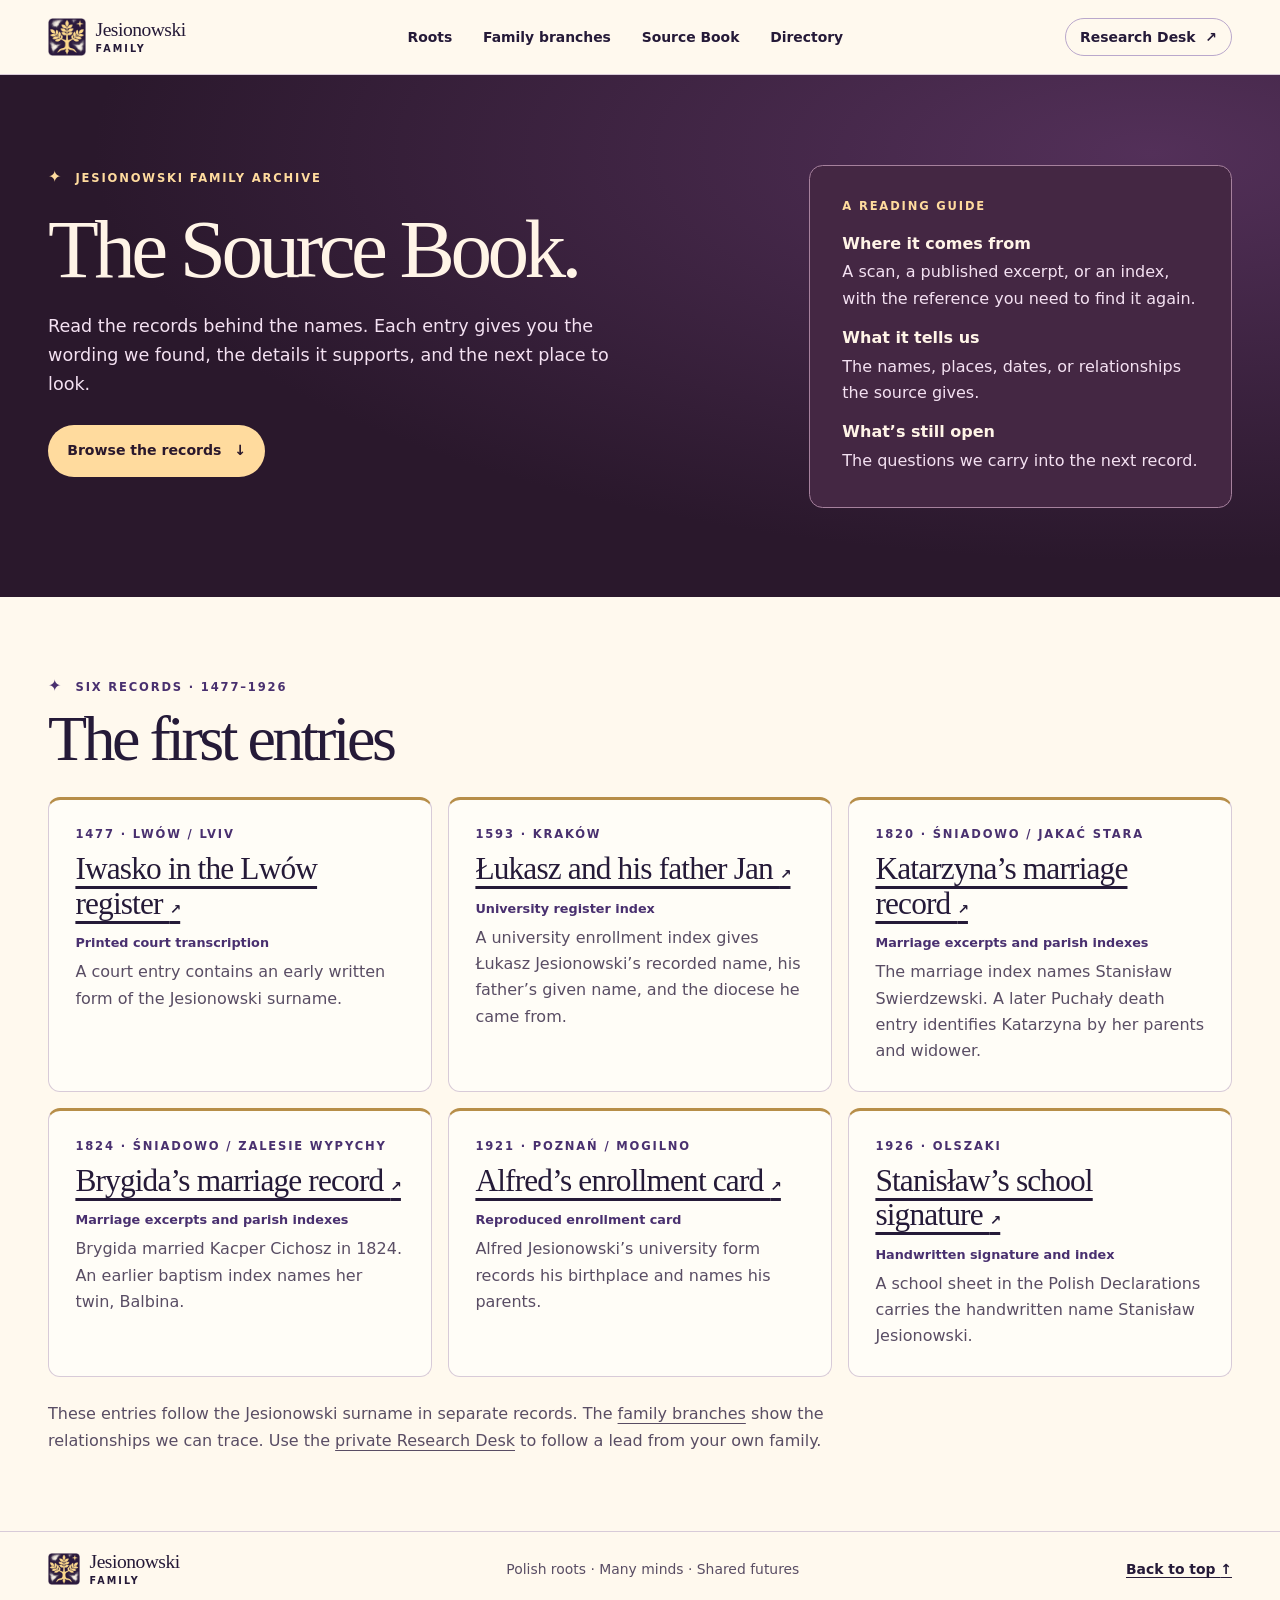
<file: sources/index.html>
<!doctype html>
<html lang="en" prefix="og: https://ogp.me/ns#">
<head>
  <meta charset="utf-8">
  <meta http-equiv="Content-Security-Policy" content="default-src 'none'; script-src 'self'; style-src 'self'; img-src 'self'; connect-src 'none'; worker-src 'none'; base-uri 'none'; form-action 'none'">
  <meta name="referrer" content="no-referrer">
  <meta name="viewport" content="width=device-width, initial-scale=1">
  <meta name="description" content="Read the historical records behind the Jesionowski family site, with citations, excerpts, and next steps.">
  <meta name="theme-color" content="#2a182c">
  <title>Source Book · Jesionowski Family</title>
  <link rel="canonical" href="https://jesionowski.org/sources/">
  <meta property="og:type" content="website">
  <meta property="og:title" content="Source Book · Jesionowski Family">
  <meta property="og:description" content="Read the historical records behind the Jesionowski family site, with citations, excerpts, and next steps.">
  <meta property="og:url" content="https://jesionowski.org/sources/">
  <meta property="og:image" content="https://jesionowski.org/assets/jesionowski-bookplate.jpg">
  <meta property="og:image:type" content="image/jpeg">
  <meta property="og:image:width" content="1536">
  <meta property="og:image:height" content="1024">
  <meta property="og:image:alt" content="A golden ash tree, sunrise, and the name JESIONOWSKI on a deep plum bookplate.">
  <link rel="icon" href="../assets/ash-tree-mark.png" type="image/png">
  <link rel="stylesheet" href="../styles.css">
  <link rel="stylesheet" href="sources.css">
</head>
<body class="source-page">
  <a class="skip-link" href="#main">Skip to content</a>
  <header class="site-header">
    <div class="frame masthead">
      <a class="wordmark" href="../" aria-label="Jesionowski Family home">
        <img src="../assets/ash-tree-mark.png" width="38" height="38" alt="">
        <span>Jesionowski <small>Family</small></span>
      </a>
      <nav aria-label="Main navigation">
        <a href="../roots/">Roots</a>
        <a href="../tree/">Family branches</a>
        <a href="../sources/" aria-current="page">Source Book</a>
        <a href="../today/">Directory</a>
      </nav>
      <a class="nav-cta" href="../research/">Research Desk <span aria-hidden="true">↗</span></a>
    </div>
  </header>

  <main id="main">
    <section class="source-cover" aria-labelledby="source-book-title">
      <div class="frame source-cover-grid">
        <div>
          <p class="eyebrow"><span aria-hidden="true">✦</span> Jesionowski family archive</p>
          <h1 id="source-book-title">The Source Book.</h1>
          <p>Read the records behind the names. Each entry gives you the wording we found, the details it supports, and the next place to look.</p>
          <a class="button" href="#records">Browse the records <span aria-hidden="true">↓</span></a>
        </div>
        <div class="source-cover-note">
          <p class="eyebrow">A reading guide</p>
          <dl>
            <div><dt>Where it comes from</dt><dd>A scan, a published excerpt, or an index, with the reference you need to find it again.</dd></div>
            <div><dt>What it tells us</dt><dd>The names, places, dates, or relationships the source gives.</dd></div>
            <div><dt>What’s still open</dt><dd>The questions we carry into the next record.</dd></div>
          </dl>
        </div>
      </div>
    </section>

    <section class="frame source-shelf" id="records" aria-labelledby="record-shelf-title">
      <p class="eyebrow"><span aria-hidden="true">✦</span> Six records · 1477–1926</p>
      <h2 id="record-shelf-title">The first entries</h2>
      <div class="source-grid">
        <article class="source-card">
          <p class="eyebrow">1477 · Lwów / Lviv</p>
          <h3><a href="lwow-1477/">Iwasko in the Lwów register <span aria-hidden="true">↗</span></a></h3>
          <p class="source-type">Printed court transcription</p>
          <p>A court entry contains an early written form of the Jesionowski surname.</p>
        </article>
        <article class="source-card">
          <p class="eyebrow">1593 · Kraków</p>
          <h3><a href="krakow-1593/">Łukasz and his father Jan <span aria-hidden="true">↗</span></a></h3>
          <p class="source-type">University register index</p>
          <p>A university enrollment index gives Łukasz Jesionowski’s recorded name, his father’s given name, and the diocese he came from.</p>
        </article>
        <article class="source-card">
          <p class="eyebrow">1820 · Śniadowo / Jakać Stara</p>
          <h3><a href="sniadowo-1820/">Katarzyna’s marriage record <span aria-hidden="true">↗</span></a></h3>
          <p class="source-type">Marriage excerpts and parish indexes</p>
          <p>The marriage index names Stanisław Swierdzewski. A later Puchały death entry identifies Katarzyna by her parents and widower.</p>
        </article>
        <article class="source-card">
          <p class="eyebrow">1824 · Śniadowo / Zalesie Wypychy</p>
          <h3><a href="sniadowo-1824/">Brygida’s marriage record <span aria-hidden="true">↗</span></a></h3>
          <p class="source-type">Marriage excerpts and parish indexes</p>
          <p>Brygida married Kacper Cichosz in 1824. An earlier baptism index names her twin, Balbina.</p>
        </article>
        <article class="source-card">
          <p class="eyebrow">1921 · Poznań / Mogilno</p>
          <h3><a href="poznan-1921/">Alfred’s enrollment card <span aria-hidden="true">↗</span></a></h3>
          <p class="source-type">Reproduced enrollment card</p>
          <p>Alfred Jesionowski’s university form records his birthplace and names his parents.</p>
        </article>
        <article class="source-card">
          <p class="eyebrow">1926 · Olszaki</p>
          <h3><a href="olszaki-1926/">Stanisław’s school signature <span aria-hidden="true">↗</span></a></h3>
          <p class="source-type">Handwritten signature and index</p>
          <p>A school sheet in the Polish Declarations carries the handwritten name Stanisław Jesionowski.</p>
        </article>
      </div>
      <p class="source-shelf-note">These entries follow the Jesionowski surname in separate records. The <a href="../tree/">family branches</a> show the relationships we can trace. Use the <a href="../research/">private Research Desk</a> to follow a lead from your own family.</p>
    </section>
  </main>

  <footer class="site-footer">
    <div class="frame footer-layout">
      <a class="wordmark" href="../" aria-label="Jesionowski Family home">
        <img src="../assets/ash-tree-mark.png" width="32" height="32" alt="">
        <span>Jesionowski <small>Family</small></span>
      </a>
      <p>Polish roots · Many minds · Shared futures</p>
      <a href="#main">Back to top <span aria-hidden="true">↑</span></a>
    </div>
  </footer>
</body>
</html>
</file>
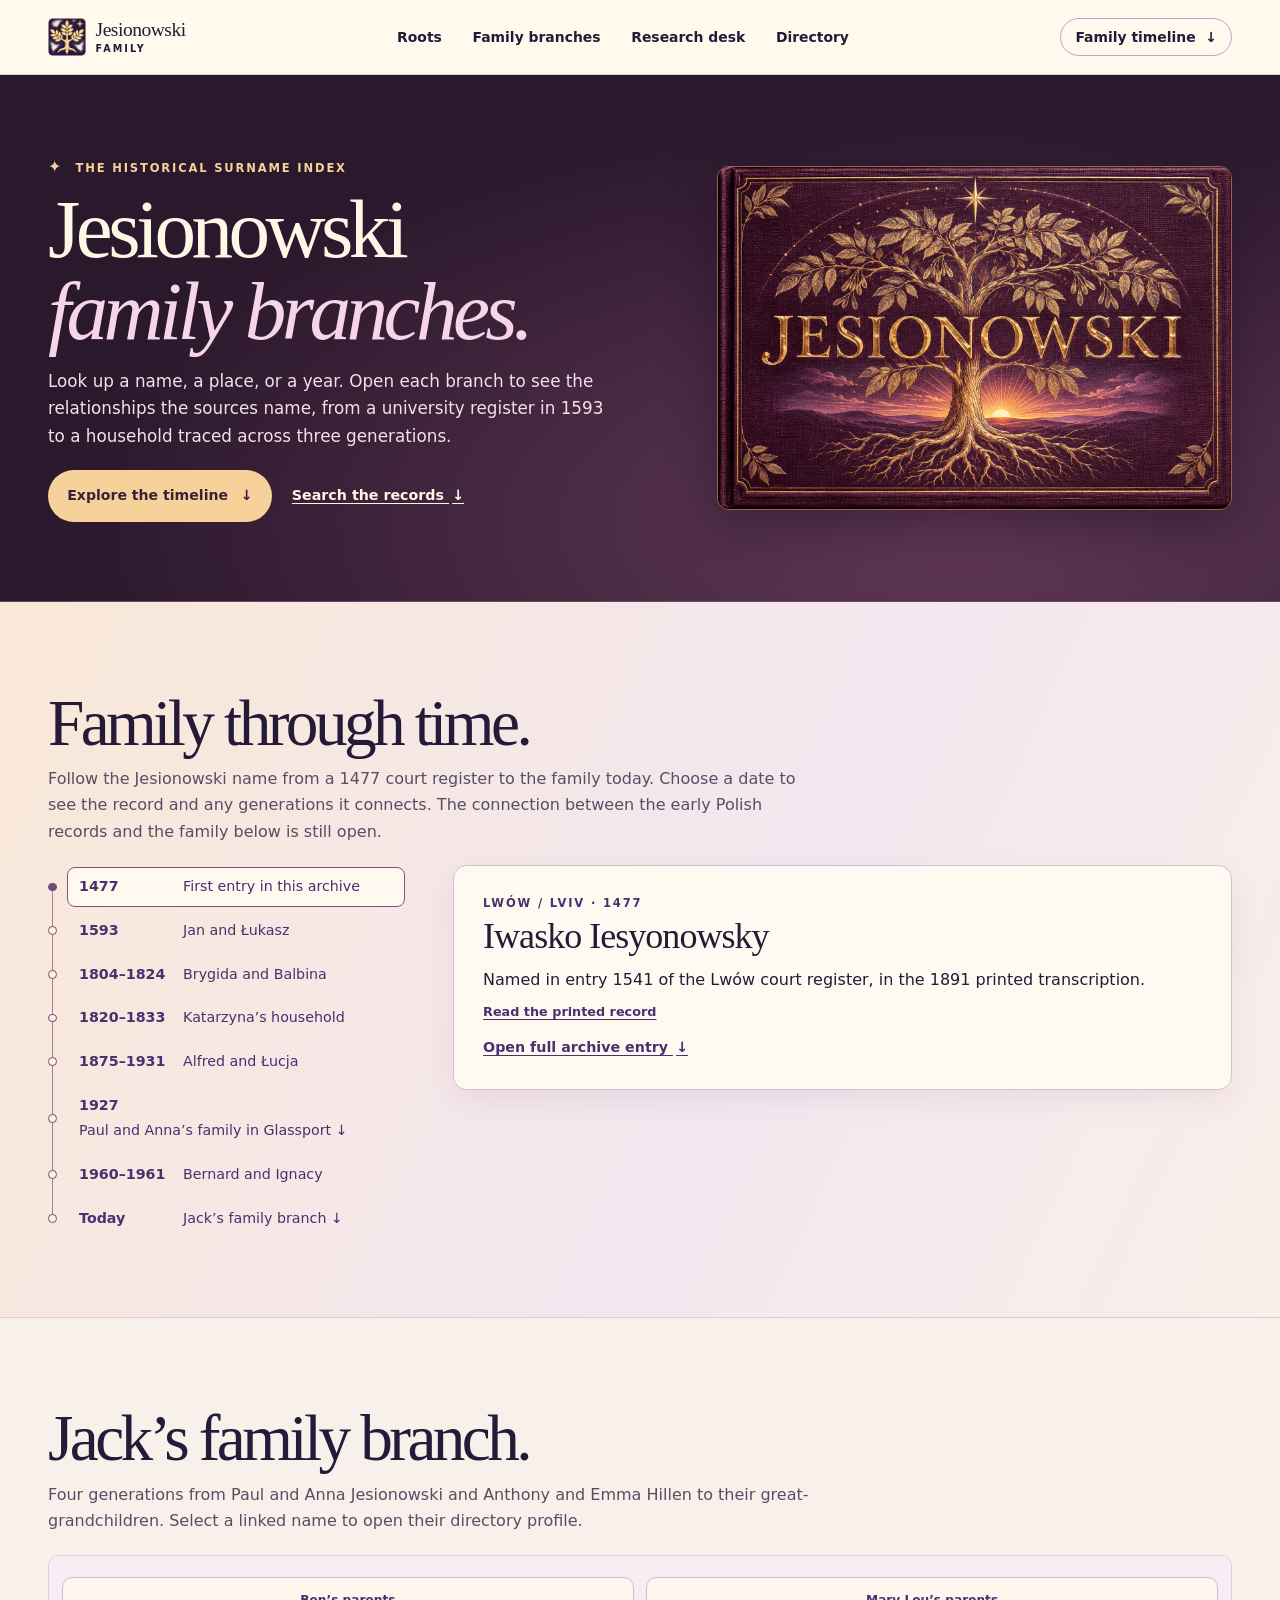
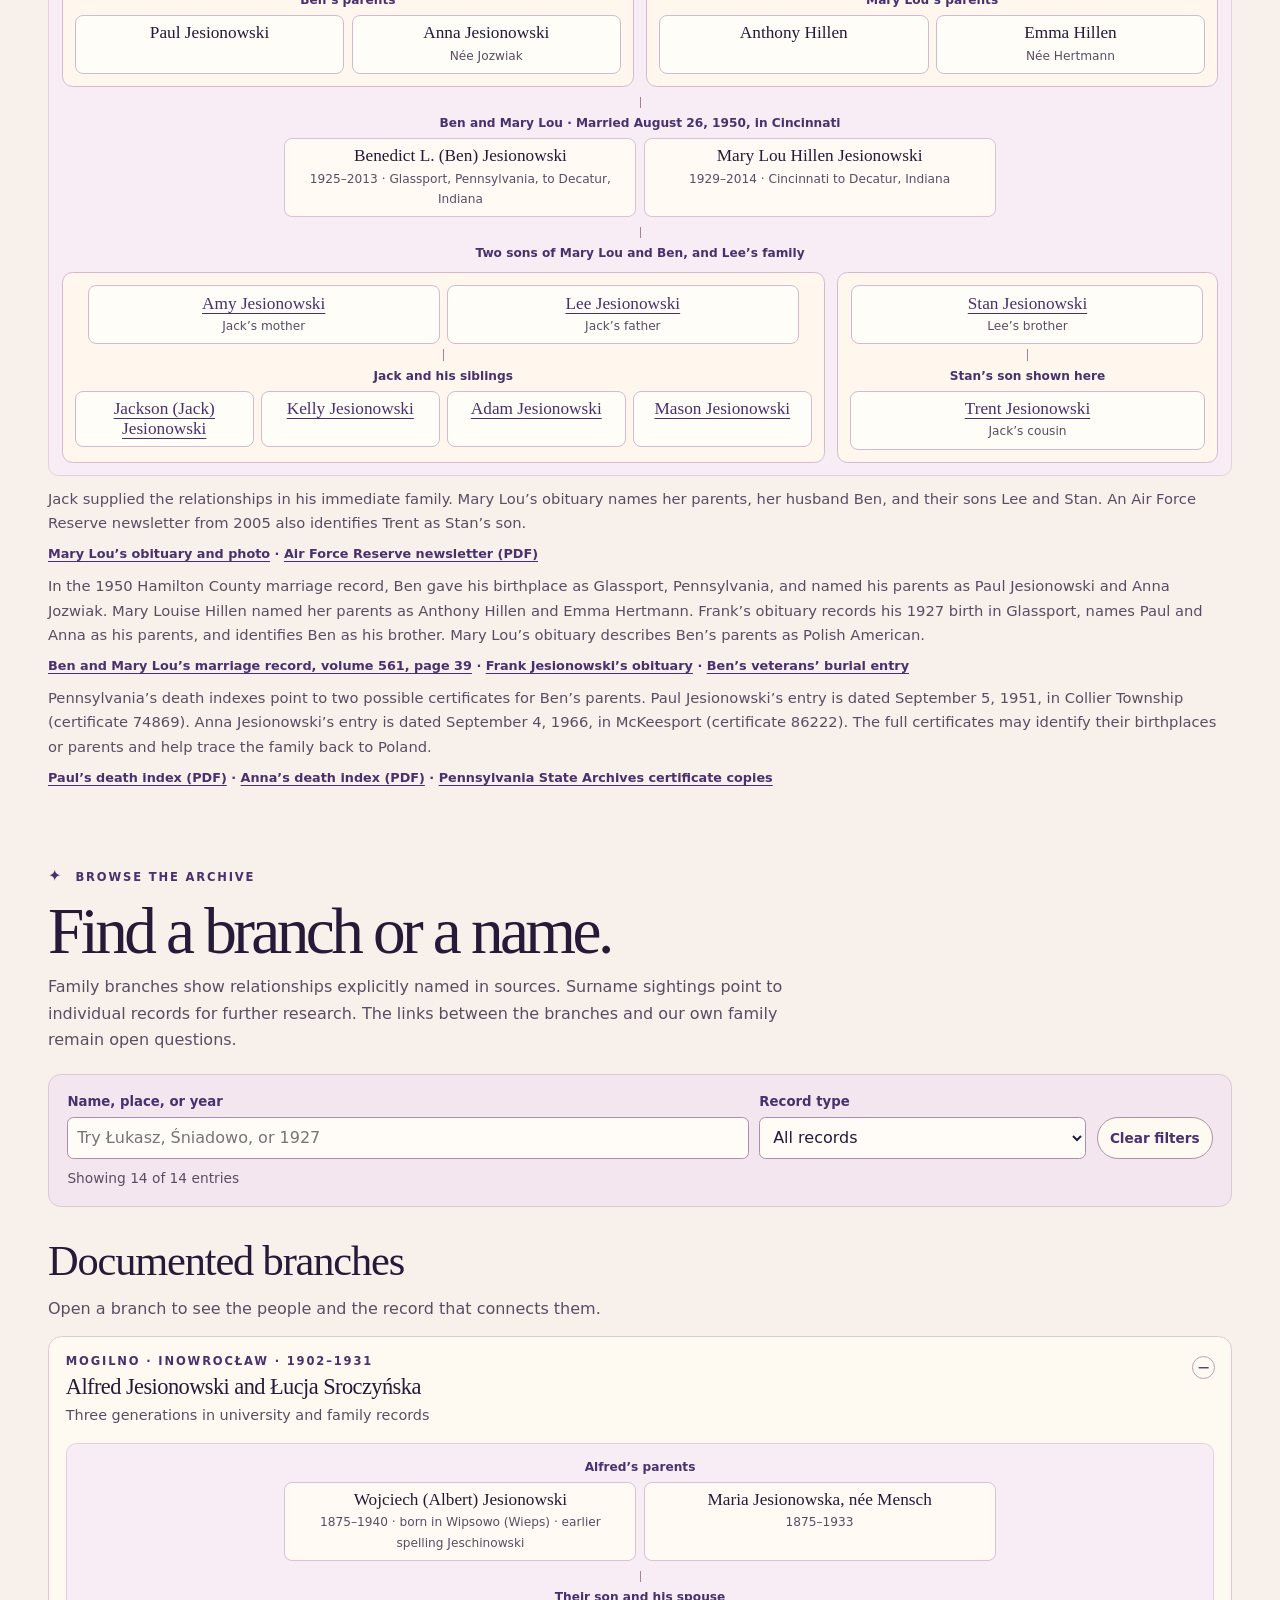
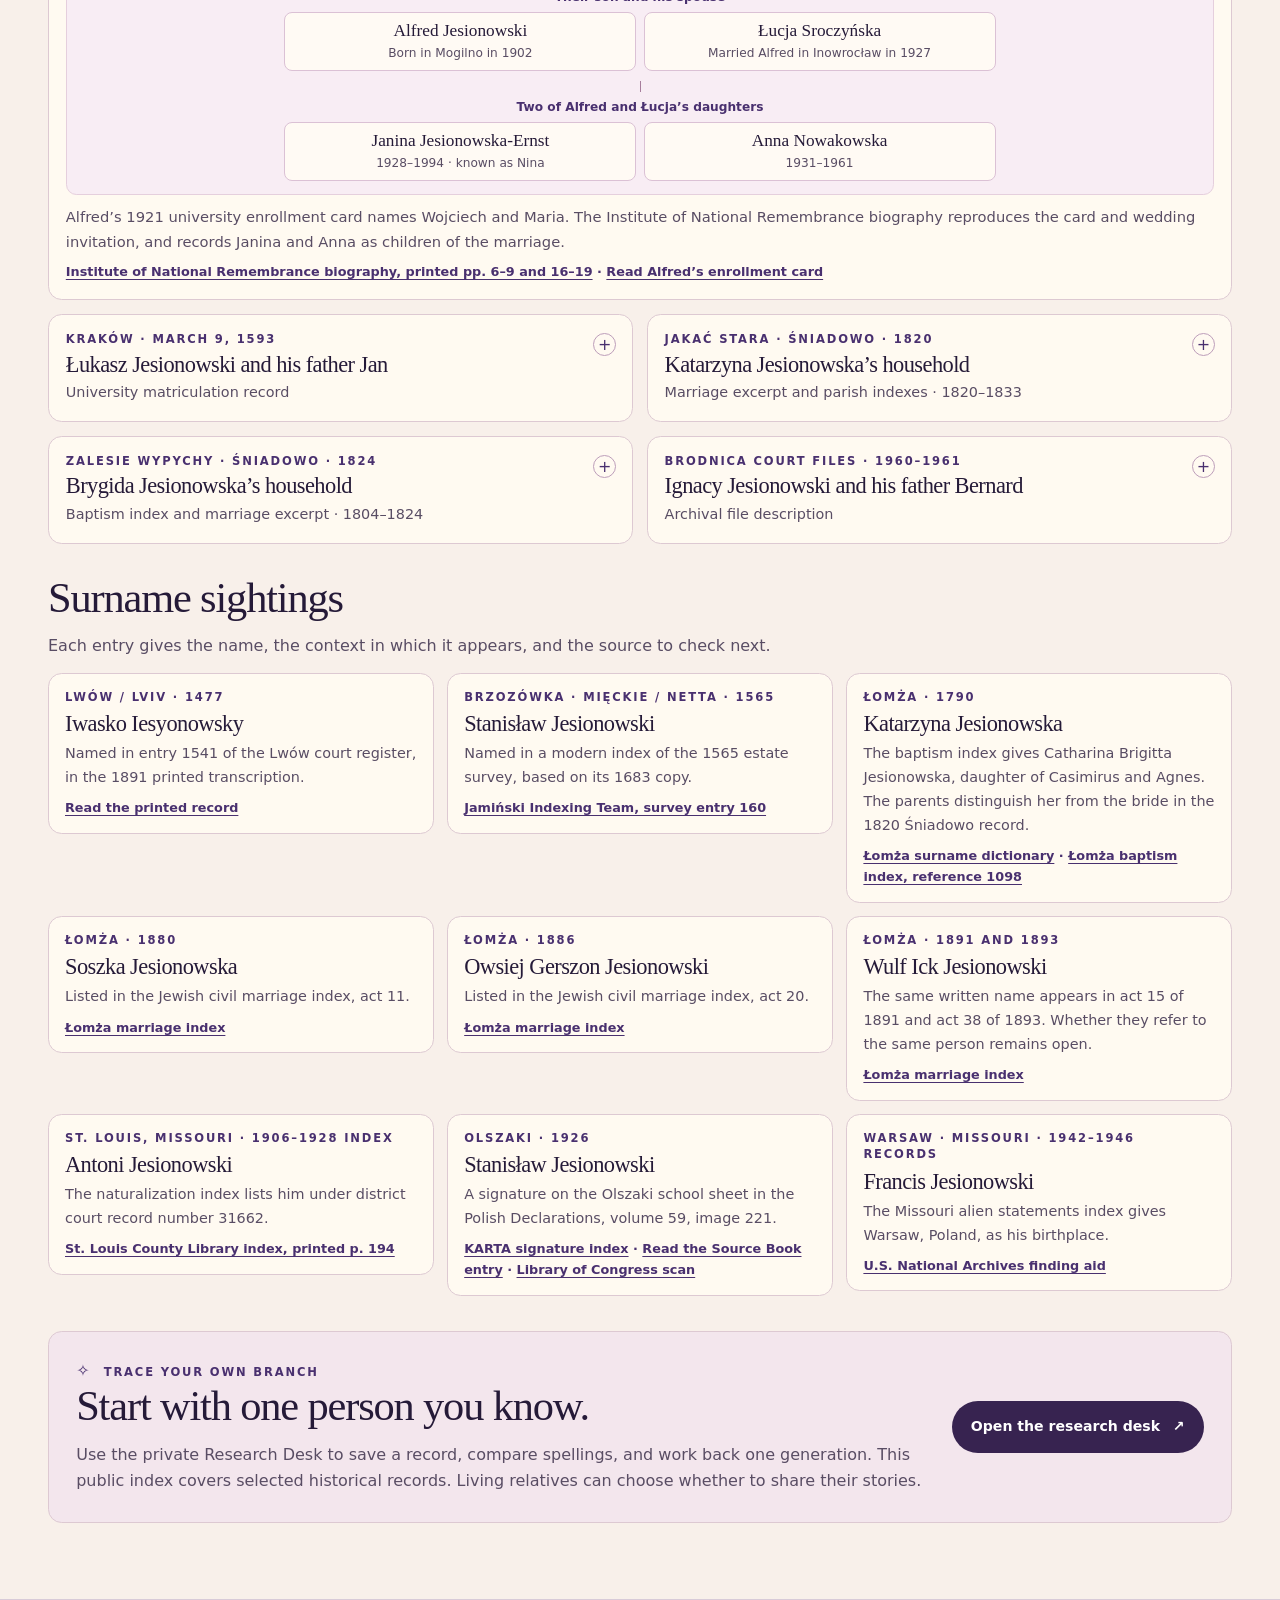
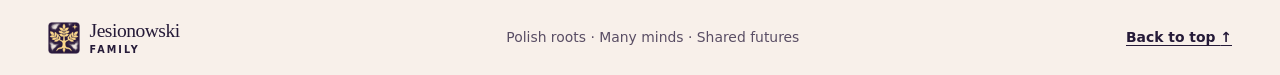
<file: tree/index.html>
<!doctype html>
<html lang="en" prefix="og: https://ogp.me/ns#">
<head>
  <meta charset="utf-8">
  <meta http-equiv="Content-Security-Policy" content="default-src 'none'; script-src 'self'; style-src 'self'; img-src 'self'; connect-src 'none'; worker-src 'none'; base-uri 'none'; form-action 'none'">
  <meta name="referrer" content="no-referrer">
  <meta name="viewport" content="width=device-width, initial-scale=1">
  <meta name="description" content="Browse documented Jesionowski family branches and surname sightings in historical records.">
  <meta name="theme-color" content="#2a182c">
  <title>Jesionowski Family Branches · Historical Surname Index</title>
  <link rel="canonical" href="https://jesionowski.org/tree/">
  <meta property="og:type" content="website">
  <meta property="og:title" content="Jesionowski Family Branches · Historical Surname Index">
  <meta property="og:description" content="Browse documented Jesionowski family branches and surname sightings in historical records.">
  <meta property="og:url" content="https://jesionowski.org/tree/">
  <meta property="og:image" content="https://jesionowski.org/assets/jesionowski-bookplate.jpg">
  <meta property="og:image:type" content="image/jpeg">
  <meta property="og:image:width" content="1536">
  <meta property="og:image:height" content="1024">
  <meta property="og:image:alt" content="A golden ash tree, sunrise, and the name JESIONOWSKI on a deep plum bookplate.">
  <link rel="icon" href="../assets/ash-tree-mark.png" type="image/png">
  <link rel="stylesheet" href="../styles.css">
  <link rel="stylesheet" href="tree.css">
  <script src="browse.js" defer></script>
</head>
<body class="branch-page">
  <a class="skip-link" href="#main">Skip to content</a>
  <header class="site-header">
    <div class="frame masthead">
      <a class="wordmark" href="../" aria-label="Jesionowski Family home">
        <img src="../assets/ash-tree-mark.png" width="38" height="38" alt="">
        <span>Jesionowski <small>Family</small></span>
      </a>
      <nav aria-label="Main navigation">
        <a href="../roots/">Roots</a>
        <a href="./" aria-current="page">Family branches</a>
        <a href="../research/">Research desk</a>
        <a href="../today/">Directory</a>
      </nav>
      <a class="nav-cta" href="#timeline">Family timeline <span aria-hidden="true">↓</span></a>
    </div>
  </header>

  <main id="main">
    <section class="branch-cover" aria-labelledby="page-title">
      <div class="frame branch-cover-grid">
        <div>
          <p class="eyebrow"><span aria-hidden="true">✦</span> The historical surname index</p>
          <h1 id="page-title">Jesionowski<br><em>family branches.</em></h1>
          <p>Look up a name, a place, or a year. Open each branch to see the relationships the sources name, from a university register in 1593 to a household traced across three generations.</p>
          <div class="actions">
            <a class="button" href="#timeline">Explore the timeline <span aria-hidden="true">↓</span></a>
            <a class="text-link" href="#browse">Search the records <span aria-hidden="true">↓</span></a>
          </div>
        </div>
        <img class="branch-cover-art" src="../assets/jesionowski-bookplate.jpg" width="1536" height="1024" alt="The name JESIONOWSKI in gold beneath the branches of an ash tree.">
      </div>
    </section>

    <section class="branch-timeline" id="timeline" aria-labelledby="timeline-title">
      <div class="frame">
        <div class="library-heading">
          <h2 id="timeline-title">Family through time.</h2>
          <p>Follow the Jesionowski name from a 1477 court register to the family today. Choose a date to see the record and any generations it connects. The connection between the early Polish records and the family below is still open.</p>
        </div>
        <div class="timeline-layout">
          <ol class="timeline-years" aria-label="Family archive milestones">
            <li><a href="#lwow-1477" data-timeline><time datetime="1477">1477</time><span>First entry in this archive</span></a></li>
            <li><a href="#krakow-1593" data-timeline><time datetime="1593">1593</time><span>Jan and Łukasz</span></a></li>
            <li><a href="#zalesie-wypychy-1824" data-timeline><span class="timeline-year">1804–1824</span><span>Brygida and Balbina</span></a></li>
            <li><a href="#jakac-stara-1820" data-timeline><span class="timeline-year">1820–1833</span><span>Katarzyna’s household</span></a></li>
            <li><a href="#inowroclaw-1927" data-timeline><span class="timeline-year">1875–1931</span><span>Alfred and Łucja</span></a></li>
            <li><a href="#ben-parents"><time datetime="1927">1927</time><span>Paul and Anna’s family in Glassport <span aria-hidden="true">↓</span></span></a></li>
            <li><a href="#brodnica-1960" data-timeline><span class="timeline-year">1960–1961</span><span>Bernard and Ignacy</span></a></li>
            <li><a href="#present-day"><span class="timeline-year">Today</span><span>Jack’s family branch <span aria-hidden="true">↓</span></span></a></li>
          </ol>
          <div class="timeline-preview" id="timeline-preview" hidden>
            <p class="eyebrow" id="timeline-context"></p>
            <h3 id="timeline-preview-title" aria-live="polite"></h3>
            <div id="timeline-preview-body"></div>
            <a class="text-link timeline-full-record" id="timeline-record-link">Open full archive entry <span aria-hidden="true">↓</span></a>
          </div>
        </div>
      </div>
    </section>

    <section class="frame family-now" id="present-day" aria-labelledby="present-title">
      <div class="library-heading">
        <h2 id="present-title">Jack’s family branch.</h2>
        <p>Four generations from Paul and Anna Jesionowski and Anthony and Emma Hillen to their great-grandchildren. Select a linked name to open their directory profile.</p>
      </div>
      <ol class="generations modern-tree" aria-label="Four generations of Jack’s family">
        <li>
          <div class="modern-branches modern-parents">
            <div class="modern-household" id="ben-parents">
              <p class="generation-label" id="ben-parents-label">Ben’s parents</p>
              <ul class="family-nodes" aria-labelledby="ben-parents-label">
                <li><strong>Paul Jesionowski</strong></li>
                <li><strong>Anna Jesionowski</strong><span>Née Jozwiak</span></li>
              </ul>
            </div>
            <div class="modern-household">
              <p class="generation-label" id="hillen-parents-label">Mary Lou’s parents</p>
              <ul class="family-nodes" aria-labelledby="hillen-parents-label">
                <li><strong>Anthony Hillen</strong></li>
                <li><strong>Emma Hillen</strong><span>Née Hertmann</span></li>
              </ul>
            </div>
          </div>
        </li>
        <li>
          <p class="generation-label">Ben and Mary Lou · Married August 26, 1950, in Cincinnati</p>
          <ul class="family-nodes">
            <li><strong>Benedict L. (Ben) Jesionowski</strong><span>1925–2013 · Glassport, Pennsylvania, to Decatur, Indiana</span></li>
            <li><strong>Mary Lou Hillen Jesionowski</strong><span>1929–2014 · Cincinnati to Decatur, Indiana</span></li>
          </ul>
        </li>
        <li>
          <p class="generation-label">Two sons of Mary Lou and Ben, and Lee’s family</p>
          <div class="modern-branches">
            <div class="modern-household">
              <ul class="family-nodes" aria-label="Jack’s parents">
                <li><strong><a href="../today/#amy-devries-jesionowski">Amy Jesionowski</a></strong><span>Jack’s mother</span></li>
                <li><strong><a href="../today/#lee-jesionowski">Lee Jesionowski</a></strong><span>Jack’s father</span></li>
              </ul>
              <div class="modern-children">
                <p class="generation-label">Jack and his siblings</p>
                <ul class="family-nodes">
                  <li><strong><a href="../today/#jackson-jesionowski">Jackson (Jack) Jesionowski</a></strong></li>
                  <li><strong><a href="../today/#kelly-jesionowski">Kelly Jesionowski</a></strong></li>
                  <li><strong><a href="../today/#adam-jesionowski-firmware">Adam Jesionowski</a></strong></li>
                  <li><strong><a href="../today/#mason-jesionowski">Mason Jesionowski</a></strong></li>
                </ul>
              </div>
            </div>
            <div class="modern-household">
              <ul class="family-nodes" aria-label="Trent’s father">
                <li><strong><a href="../today/#stan-jesionowski">Stan Jesionowski</a></strong><span>Lee’s brother</span></li>
              </ul>
              <div class="modern-children">
                <p class="generation-label">Stan’s son shown here</p>
                <ul class="family-nodes">
                  <li><strong><a href="../today/#trent-jesionowski">Trent Jesionowski</a></strong><span>Jack’s cousin</span></li>
                </ul>
              </div>
            </div>
          </div>
        </li>
      </ol>
      <p class="branch-evidence">Jack supplied the relationships in his immediate family. Mary Lou’s obituary names her parents, her husband Ben, and their sons Lee and Stan. An Air Force Reserve newsletter from 2005 also identifies Trent as Stan’s son.</p>
      <p class="branch-source"><a href="https://www.tributearchive.com/obituaries/13562001/mary-lou-jesionowski/">Mary Lou’s obituary and photo</a> · <a href="https://www.908ftw.afrc.af.mil/Portals/122/Documents/SF_2005/AFD-060118-010.pdf#page=1">Air Force Reserve newsletter (PDF)</a></p>
      <p class="branch-evidence">In the 1950 Hamilton County marriage record, Ben gave his birthplace as Glassport, Pennsylvania, and named his parents as Paul Jesionowski and Anna Jozwiak. Mary Louise Hillen named her parents as Anthony Hillen and Emma Hertmann. Frank’s obituary records his 1927 birth in Glassport, names Paul and Anna as his parents, and identifies Ben as his brother. Mary Lou’s obituary describes Ben’s parents as Polish American.</p>
      <p class="branch-source"><a href="https://www.probatect.org/ArchiveSearchForms/netbukcatsspecific.aspx?BookType=marriage&amp;Vol=561&amp;FileType=pdf&amp;Paige=39&amp;lpg=500">Ben and Mary Lou’s marriage record, volume 561, page 39</a> · <a href="https://www.legacy.com/us/obituaries/triblive-daily-news/name/frank-jesionowski-obituary?id=36820935">Frank Jesionowski’s obituary</a> · <a href="https://www.interment.net/united-states/indiana/veterans-burials/transcription/625.php?page=435&amp;sort=za">Ben’s veterans’ burial entry</a></p>
      <p class="branch-evidence">Pennsylvania’s death indexes point to two possible certificates for Ben’s parents. Paul Jesionowski’s entry is dated September 5, 1951, in Collier Township (certificate 74869). Anna Jesionowski’s entry is dated September 4, 1966, in McKeesport (certificate 86222). The full certificates may identify their birthplaces or parents and help trace the family back to Poland.</p>
      <p class="branch-source"><a href="https://www.phmc.state.pa.us/bah/dam/rg/di/r11_090_DeathIndexes/Death_1951/D-51%20H-J.pdf#page=182">Paul’s death index (PDF)</a> · <a href="https://www.phmc.state.pa.us/bah/dam/rg/di/r11_090_DeathIndexes/Death_1966/D-66%20H-I-J.pdf#page=231">Anna’s death index (PDF)</a> · <a href="https://www.pa.gov/services/phmc/request-a-birth-or-death-certificate">Pennsylvania State Archives certificate copies</a></p>
    </section>

    <section class="frame branch-library" id="browse" aria-labelledby="browse-title">
      <div class="library-heading">
        <p class="eyebrow"><span aria-hidden="true">✦</span> Browse the archive</p>
        <h2 id="browse-title">Find a branch or a name.</h2>
        <p>Family branches show relationships explicitly named in sources. Surname sightings point to individual records for further research. The links between the branches and our own family remain open questions.</p>
      </div>

      <form class="branch-search" id="branch-search" role="search" aria-label="Filter historical records" hidden>
        <label for="branch-query">Name, place, or year</label>
        <input type="search" id="branch-query" placeholder="Try Łukasz, Śniadowo, or 1927" autocomplete="off" spellcheck="false">
        <label for="branch-kind">Record type</label>
        <select id="branch-kind">
          <option value="">All records</option>
          <option value="branch">Family branches</option>
          <option value="sighting">Surname sightings</option>
        </select>
        <button type="reset" class="branch-reset">Clear filters</button>
        <p id="branch-count" role="status"></p>
      </form>
      <p class="branch-empty" id="branch-empty" hidden>No records match. Try a different spelling, place, or year.</p>

      <section class="library-group" data-record-group aria-labelledby="branches-title">
        <h3 id="branches-title">Documented branches</h3>
        <p>Open a branch to see the people and the record that connects them.</p>
        <div class="branch-grid">
          <details class="branch-card branch-feature" data-record="branch" id="inowroclaw-1927" open>
            <summary>
              <span class="eyebrow">Mogilno · Inowrocław · 1902–1931</span>
              <strong>Alfred Jesionowski and Łucja Sroczyńska</strong>
              <span>Three generations in university and family records</span>
            </summary>
            <div class="branch-body">
              <ol class="generations">
                <li>
                  <p class="generation-label">Alfred’s parents</p>
                  <ul class="family-nodes">
                    <li><strong>Wojciech (Albert) Jesionowski</strong><span>1875–1940 · born in Wipsowo (Wieps) · earlier spelling Jeschinowski</span></li>
                    <li><strong>Maria Jesionowska, née Mensch</strong><span>1875–1933</span></li>
                  </ul>
                </li>
                <li>
                  <p class="generation-label">Their son and his spouse</p>
                  <ul class="family-nodes">
                    <li><strong>Alfred Jesionowski</strong><span>Born in Mogilno in 1902</span></li>
                    <li><strong>Łucja Sroczyńska</strong><span>Married Alfred in Inowrocław in 1927</span></li>
                  </ul>
                </li>
                <li>
                  <p class="generation-label">Two of Alfred and Łucja’s daughters</p>
                  <ul class="family-nodes">
                    <li><strong>Janina Jesionowska-Ernst</strong><span>1928–1994 · known as Nina</span></li>
                    <li><strong>Anna Nowakowska</strong><span>1931–1961</span></li>
                  </ul>
                </li>
              </ol>
              <p class="branch-evidence">Alfred’s 1921 university enrollment card names Wojciech and Maria. The Institute of National Remembrance biography reproduces the card and wedding invitation, and records Janina and Anna as children of the marriage.</p>
              <p class="branch-source"><a href="https://ipn.gov.pl/download/1/1102260/OlgaPlaszczewskaHistoriajakwpowiesciAlfredJesionowskiprzedwojennyinteligentKatow.pdf#page=6">Institute of National Remembrance biography, printed pp. 6–9 and 16–19</a> · <a href="../sources/poznan-1921/">Read Alfred’s enrollment card</a></p>
            </div>
          </details>

          <details class="branch-card" data-record="branch" id="krakow-1593">
            <summary>
              <span class="eyebrow">Kraków · March 9, 1593</span>
              <strong>Łukasz Jesionowski and his father Jan</strong>
              <span>University matriculation record</span>
            </summary>
            <div class="branch-body">
              <ol class="generations">
                <li><p class="generation-label">Father named in the record</p><ul class="family-nodes"><li><strong>Jan</strong><span>Recorded as Joannis</span></li></ul></li>
                <li><p class="generation-label">Son</p><ul class="family-nodes"><li><strong>Łukasz Jesionowski</strong><span>Recorded as Lucas Iesonowski · Diocese of Poznań</span></li></ul></li>
              </ol>
              <p class="branch-evidence">The Jagiellonian University’s register index records Łukasz’s enrollment and names his father, Jan. It gives the Diocese of Poznań as his place of origin.</p>
              <p class="branch-source"><a href="https://cac.historia.uj.edu.pl/osoba/847435_%C5%81ukasz_Jesionowski_syn_Jana">Corpus Academicum Cracoviense, person 847435</a> · <a href="../sources/krakow-1593/">Read the Source Book entry</a></p>
            </div>
          </details>

          <details class="branch-card" data-record="branch" id="jakac-stara-1820">
            <summary>
              <span class="eyebrow">Jakać Stara · Śniadowo · 1820</span>
              <strong>Katarzyna Jesionowska’s household</strong>
              <span>Marriage excerpt and parish indexes · 1820–1833</span>
            </summary>
            <div class="branch-body">
              <ol class="generations">
                <li><p class="generation-label">Parents</p><ul class="family-nodes"><li><strong>Andrzej Jesionowski</strong></li><li><strong>Urszula</strong><span>Maiden name unstated in the excerpt</span></li></ul></li>
                <li><p class="generation-label">Their daughter and her spouse</p><ul class="family-nodes"><li><strong>Katarzyna Jesionowska</strong><span>Died in Wyrzyki in 1833</span></li><li><strong>Stanisław Swierdzewski</strong><span>Married Katarzyna in Śniadowo in 1820</span></li></ul></li>
              </ol>
              <p class="branch-evidence">The 1820 marriage excerpt gives Jakać Stara and cites a Zambrów certificate. The Puchały death index names both parents and her widower, Stanisław. The Source Book tracks three possible siblings and the records needed to verify them.</p>
              <p class="branch-source"><a href="../sources/sniadowo-1820/">Read Katarzyna’s record</a> · <a href="https://geneteka.genealodzy.pl/index.php?lang=eng&amp;op=gt&amp;w=10pl&amp;rid=6394&amp;bdm=D&amp;search_lastname=Jasionowska&amp;from_date=1833&amp;to_date=1833&amp;search_name=Katarzyna">Puchały death index, entry 95</a> · <a href="https://ltn2.nazwa.pl/wp/wp-content/uploads/2018/07/Katalog-nazwisk-mieszka%C5%84c%C3%B3w-ziemi-%C5%82om%C5%BCy%C5%84skiej.pdf#page=54">Łomża surname catalogue, PDF p. 54</a></p>
            </div>
          </details>

          <details class="branch-card" data-record="branch" id="zalesie-wypychy-1824">
            <summary>
              <span class="eyebrow">Zalesie Wypychy · Śniadowo · 1824</span>
              <strong>Brygida Jesionowska’s household</strong>
              <span>Baptism index and marriage excerpt · 1804–1824</span>
            </summary>
            <div class="branch-body">
              <ol class="generations">
                <li><p class="generation-label">Parents</p><ul class="family-nodes"><li><strong>Paweł Jesionowski</strong></li><li><strong>Kunegunda, née Cendrowska</strong></li></ul></li>
                <li><p class="generation-label">Their twin daughters and Brygida’s spouse</p><ul class="family-nodes"><li><strong>Brygida Jesionowska</strong><span>Indexed as Jasionowska in 1804 and 1824</span></li><li><strong>Balbina Jasionowska</strong><span>Brygida’s twin, indexed in Jakać Młoda in 1804</span></li><li><strong>Kacper Cichosz</strong><span>Married Brygida in Śniadowo in 1824</span></li></ul></li>
              </ol>
              <p class="branch-evidence">The 1804 baptism index gives the twins the same parents named in Brygida’s 1824 marriage excerpt. Kacper’s parents were Antoni Cichosz and Anna née Woźniak. The Source Book tracks earlier records for Kunegunda and the differences in names that still need checking.</p>
              <p class="branch-source"><a href="../sources/sniadowo-1824/">Read Brygida’s record</a> · <a href="https://geneteka.genealodzy.pl/index.php?lang=eng&amp;op=gt&amp;w=10pl&amp;rid=1714&amp;bdm=B&amp;search_lastname=Jasionowska&amp;from_date=1804&amp;to_date=1804">Śniadowo baptism index, entry 3286</a> · <a href="https://ltn2.nazwa.pl/wp/wp-content/uploads/2018/07/Katalog-nazwisk-mieszka%C5%84c%C3%B3w-ziemi-%C5%82om%C5%BCy%C5%84skiej.pdf#page=53">Łomża surname catalogue, PDF pp. 53–54</a></p>
            </div>
          </details>

          <details class="branch-card" data-record="branch" id="brodnica-1960">
            <summary>
              <span class="eyebrow">Brodnica court files · 1960–1961</span>
              <strong>Ignacy Jesionowski and his father Bernard</strong>
              <span>Archival file description</span>
            </summary>
            <div class="branch-body">
              <ol class="generations">
                <li><p class="generation-label">Father named in the index</p><ul class="family-nodes"><li><strong>Bernard</strong><span>Surname unstated in the description</span></li></ul></li>
                <li><p class="generation-label">Son</p><ul class="family-nodes"><li><strong>Ignacy Jesionowski</strong><span>Born in 1895</span></li></ul></li>
              </ol>
              <p class="branch-evidence">The Institute of National Remembrance’s archive catalogue identifies Bernard as Ignacy’s father. The file can be requested under the reference below.</p>
              <p class="branch-source"><a href="https://inwentarz.ipn.gov.pl/node/2993358?language_content_entity=pl">Institute archive catalogue, IPN By 352/228</a></p>
            </div>
          </details>
        </div>
      </section>

      <section class="library-group" data-record-group aria-labelledby="sightings-title">
        <h3 id="sightings-title">Surname sightings</h3>
        <p>Each entry gives the name, the context in which it appears, and the source to check next.</p>
        <div class="sighting-grid">
          <article class="sighting-card" data-record="sighting" id="lwow-1477">
            <p class="eyebrow">Lwów / Lviv · 1477</p>
            <h4>Iwasko Iesyonowsky</h4>
            <p>Named in entry 1541 of the Lwów court register, in the 1891 printed transcription.</p>
            <p class="branch-source"><a href="../sources/lwow-1477/">Read the printed record</a></p>
          </article>
          <article class="sighting-card" data-record="sighting" id="brzozowka-1565">
            <p class="eyebrow">Brzozówka · Mięckie / Netta · 1565</p>
            <h4>Stanisław Jesionowski</h4>
            <p>Named in a modern index of the 1565 estate survey, based on its 1683 copy.</p>
            <p class="branch-source"><a href="https://jzi.org.pl/en/2018/04/26/lustracja-miasta-augustowa-i-wsi-przyleglych-z-1565-roku/">Jamiński Indexing Team, survey entry 160</a></p>
          </article>
          <article class="sighting-card" data-record="sighting" id="lomza-1790">
            <p class="eyebrow">Łomża · 1790</p>
            <h4>Katarzyna Jesionowska</h4>
            <p>The baptism index gives Catharina Brigitta Jesionowska, daughter of Casimirus and Agnes. The parents distinguish her from the bride in the 1820 Śniadowo record.</p>
            <p class="branch-source"><a href="https://name.lomza.pl/2019/09/04/slownik-nazwisk-lomzan-xv-xix-w-czesc-2/">Łomża surname dictionary</a> · <a href="https://geneteka.genealodzy.pl/index.php?lang=eng&amp;op=gt&amp;w=10pl&amp;rid=1096&amp;bdm=B&amp;search_lastname=Jesionowska&amp;from_date=1790&amp;to_date=1790&amp;search_name=Katarzyna">Łomża baptism index, reference 1098</a></p>
          </article>
          <article class="sighting-card" data-record="sighting" id="lomza-1880">
            <p class="eyebrow">Łomża · 1880</p>
            <h4>Soszka Jesionowska</h4>
            <p>Listed in the Jewish civil marriage index, act 11.</p>
            <p class="branch-source"><a href="https://name.lomza.pl/wp-content/uploads/2025/01/Nazwiska-zydowskie-angielski.pdf">Łomża marriage index</a></p>
          </article>
          <article class="sighting-card" data-record="sighting" id="lomza-1886">
            <p class="eyebrow">Łomża · 1886</p>
            <h4>Owsiej Gerszon Jesionowski</h4>
            <p>Listed in the Jewish civil marriage index, act 20.</p>
            <p class="branch-source"><a href="https://name.lomza.pl/wp-content/uploads/2025/01/Nazwiska-zydowskie-angielski.pdf">Łomża marriage index</a></p>
          </article>
          <article class="sighting-card" data-record="sighting" id="lomza-1891-1893">
            <p class="eyebrow">Łomża · 1891 and 1893</p>
            <h4>Wulf Ick Jesionowski</h4>
            <p>The same written name appears in act 15 of 1891 and act 38 of 1893. Whether they refer to the same person remains open.</p>
            <p class="branch-source"><a href="https://name.lomza.pl/wp-content/uploads/2025/01/Nazwiska-zydowskie-angielski.pdf">Łomża marriage index</a></p>
          </article>
          <article class="sighting-card" data-record="sighting" id="st-louis-1906-1928">
            <p class="eyebrow">St. Louis, Missouri · 1906–1928 index</p>
            <h4>Antoni Jesionowski</h4>
            <p>The naturalization index lists him under district court record number 31662.</p>
            <p class="branch-source"><a href="https://www.slcl.org/sites/default/files/2023-06/St.%20Louis%20naturalization%20records%201906-1928%20surnames%20E-K.pdf">St. Louis County Library index, printed p. 194</a></p>
          </article>
          <article class="sighting-card" data-record="sighting" id="olszaki-1926">
            <p class="eyebrow">Olszaki · 1926</p>
            <h4>Stanisław Jesionowski</h4>
            <p>A signature on the Olszaki school sheet in the Polish Declarations, volume 59, image 221.</p>
            <p class="branch-source"><a href="https://polska1926.pl/podpisy/540021">KARTA signature index</a> · <a href="../sources/olszaki-1926/">Read the Source Book entry</a> · <a href="https://tile.loc.gov/image-services/iiif/service:mss:pldec:059:0221/419,4189,1410,228/800,/0/default.jpg">Library of Congress scan</a></p>
          </article>
          <article class="sighting-card" data-record="sighting" id="missouri-1942-1946">
            <p class="eyebrow">Warsaw · Missouri · 1942–1946 records</p>
            <h4>Francis Jesionowski</h4>
            <p>The Missouri alien statements index gives Warsaw, Poland, as his birthplace.</p>
            <p class="branch-source"><a href="https://www.archives.gov/kansas-city/finding-aids/alien-statements-missouri.html">U.S. National Archives finding aid</a></p>
          </article>
        </div>
      </section>

      <aside class="branch-next" aria-labelledby="next-title">
        <div>
          <p class="eyebrow"><span aria-hidden="true">✧</span> Trace your own branch</p>
          <h3 id="next-title">Start with one person you know.</h3>
          <p>Use the private Research Desk to save a record, compare spellings, and work back one generation. This public index covers selected historical records. Living relatives can choose whether to share their stories.</p>
        </div>
        <a class="button" href="../research/">Open the research desk <span aria-hidden="true">↗</span></a>
      </aside>
    </section>
  </main>

  <footer class="site-footer">
    <div class="frame footer-layout">
      <a class="wordmark" href="../" aria-label="Jesionowski Family home">
        <img src="../assets/ash-tree-mark.png" width="32" height="32" alt="">
        <span>Jesionowski <small>Family</small></span>
      </a>
      <p>Polish roots · Many minds · Shared futures</p>
      <a href="#main">Back to top <span aria-hidden="true">↑</span></a>
    </div>
  </footer>
</body>
</html>
</file>
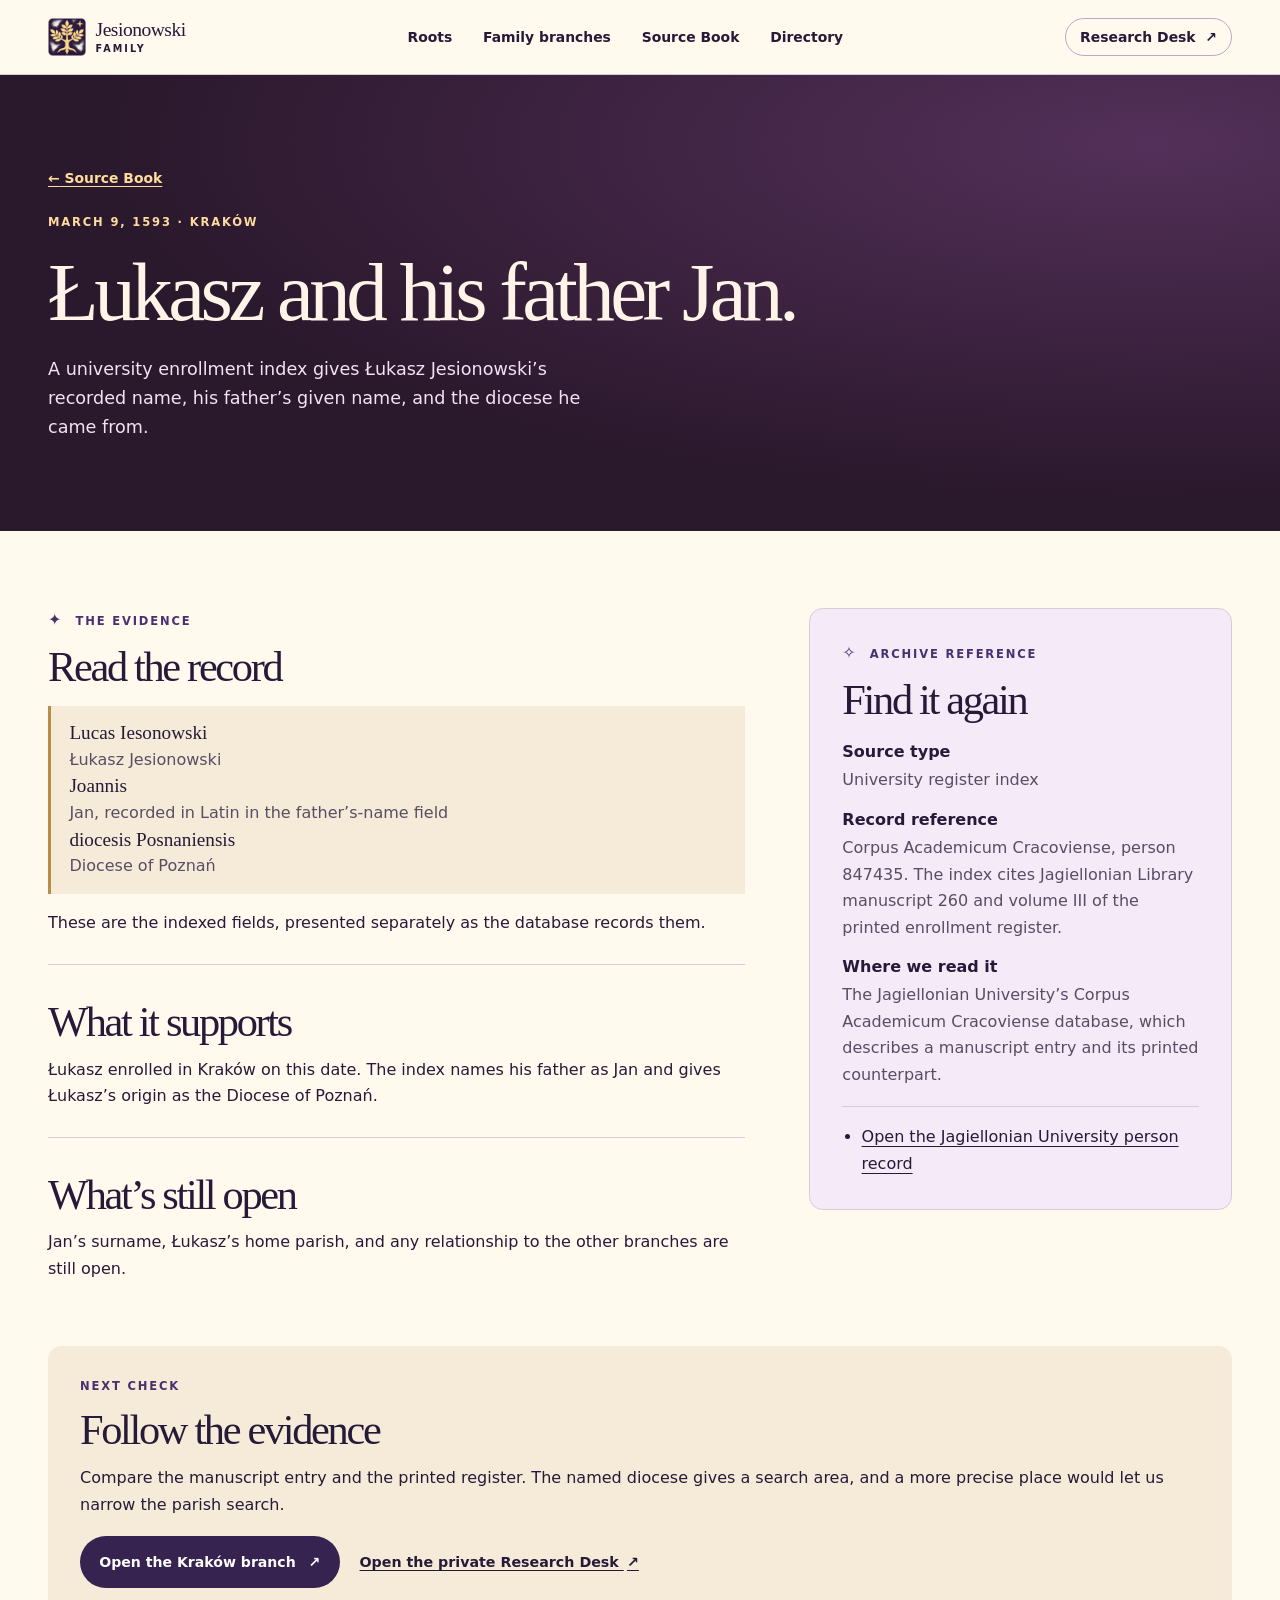
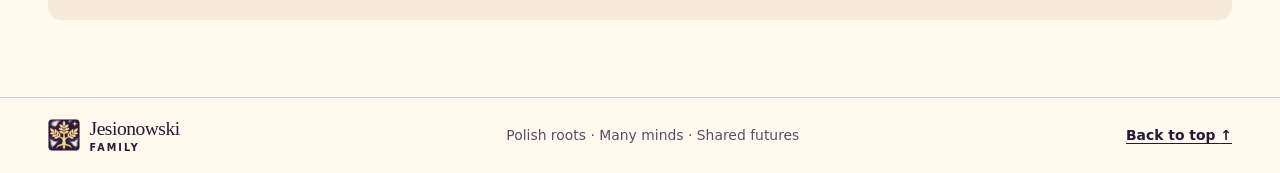
<file: sources/krakow-1593/index.html>
<!doctype html>
<html lang="en" prefix="og: https://ogp.me/ns#">
<head>
  <meta charset="utf-8">
  <meta http-equiv="Content-Security-Policy" content="default-src 'none'; script-src 'self'; style-src 'self'; img-src 'self'; connect-src 'none'; worker-src 'none'; base-uri 'none'; form-action 'none'">
  <meta name="referrer" content="no-referrer">
  <meta name="viewport" content="width=device-width, initial-scale=1">
  <meta name="description" content="A university enrollment index gives Łukasz Jesionowski’s recorded name, his father’s given name, and the diocese he came from.">
  <meta name="theme-color" content="#2a182c">
  <title>Łukasz and his father Jan · Jesionowski Source Book</title>
  <link rel="canonical" href="https://jesionowski.org/sources/krakow-1593/">
  <meta property="og:type" content="website">
  <meta property="og:title" content="Łukasz and his father Jan · Jesionowski Source Book">
  <meta property="og:description" content="A university enrollment index gives Łukasz Jesionowski’s recorded name, his father’s given name, and the diocese he came from.">
  <meta property="og:url" content="https://jesionowski.org/sources/krakow-1593/">
  <meta property="og:image" content="https://jesionowski.org/assets/jesionowski-bookplate.jpg">
  <meta property="og:image:type" content="image/jpeg">
  <meta property="og:image:width" content="1536">
  <meta property="og:image:height" content="1024">
  <meta property="og:image:alt" content="A golden ash tree, sunrise, and the name JESIONOWSKI on a deep plum bookplate.">
  <link rel="icon" href="../../assets/ash-tree-mark.png" type="image/png">
  <link rel="stylesheet" href="../../styles.css">
  <link rel="stylesheet" href="../sources.css">
</head>
<body class="source-page">
  <a class="skip-link" href="#main">Skip to content</a>
  <header class="site-header">
    <div class="frame masthead">
      <a class="wordmark" href="../../" aria-label="Jesionowski Family home">
        <img src="../../assets/ash-tree-mark.png" width="38" height="38" alt="">
        <span>Jesionowski <small>Family</small></span>
      </a>
      <nav aria-label="Main navigation">
        <a href="../../roots/">Roots</a>
        <a href="../../tree/">Family branches</a>
        <a href="../../sources/">Source Book</a>
        <a href="../../today/">Directory</a>
      </nav>
      <a class="nav-cta" href="../../research/">Research Desk <span aria-hidden="true">↗</span></a>
    </div>
  </header>

  <main id="main">
    <section class="source-cover" aria-labelledby="record-title">
      <div class="frame source-record-heading">
        <a class="source-back" href="../"><span aria-hidden="true">←</span> Source Book</a>
        <p class="eyebrow">March 9, 1593 · Kraków</p>
        <h1 id="record-title">Łukasz and his father Jan.</h1>
        <p>A university enrollment index gives Łukasz Jesionowski’s recorded name, his father’s given name, and the diocese he came from.</p>
      </div>
    </section>

    <div class="frame source-layout">
      <article class="source-reading">
        <section aria-labelledby="reading-title">
          <p class="eyebrow"><span aria-hidden="true">✦</span> The evidence</p>
          <h2 id="reading-title">Read the record</h2>
          <dl class="source-terms">
            <div><dt lang="la">Lucas Iesonowski</dt><dd>Łukasz Jesionowski</dd></div>
            <div><dt lang="la">Joannis</dt><dd>Jan, recorded in Latin in the father’s-name field</dd></div>
            <div><dt lang="la">diocesis Posnaniensis</dt><dd>Diocese of Poznań</dd></div>
          </dl>
          <p>These are the indexed fields, presented separately as the database records them.</p>
        </section>
        <section class="source-claim" aria-labelledby="supports-title">
          <h2 id="supports-title">What it supports</h2>
          <p>Łukasz enrolled in Kraków on this date. The index names his father as Jan and gives Łukasz’s origin as the Diocese of Poznań.</p>
        </section>
        <section class="source-claim" aria-labelledby="open-title">
          <h2 id="open-title">What’s still open</h2>
          <p>Jan’s surname, Łukasz’s home parish, and any relationship to the other branches are still open.</p>
        </section>
      </article>

      <aside class="source-desk" aria-labelledby="citation-title">
        <p class="eyebrow"><span aria-hidden="true">✧</span> Archive reference</p>
        <h2 id="citation-title">Find it again</h2>
        <dl>
          <div><dt>Source type</dt><dd>University register index</dd></div>
          <div><dt>Record reference</dt><dd>Corpus Academicum Cracoviense, person 847435. The index cites Jagiellonian Library manuscript 260 and volume III of the printed enrollment register.</dd></div>
          <div><dt>Where we read it</dt><dd>The Jagiellonian University’s Corpus Academicum Cracoviense database, which describes a manuscript entry and its printed counterpart.</dd></div>
        </dl>
        <ul>
          <li><a href="https://cac.historia.uj.edu.pl/osoba/847435_%C5%81ukasz_Jesionowski_syn_Jana">Open the Jagiellonian University person record</a></li>
        </ul>
      </aside>

      <section class="source-next" aria-labelledby="next-title">
        <div>
          <p class="eyebrow">Next check</p>
          <h2 id="next-title">Follow the evidence</h2>
          <p>Compare the manuscript entry and the printed register. The named diocese gives a search area, and a more precise place would let us narrow the parish search.</p>
        </div>
        <div class="actions">
          <a class="button" href="../../tree/#krakow-1593">Open the Kraków branch <span aria-hidden="true">↗</span></a>
          <a class="text-link" href="../../research/">Open the private Research Desk <span aria-hidden="true">↗</span></a>
        </div>
      </section>
    </div>
  </main>

  <footer class="site-footer">
    <div class="frame footer-layout">
      <a class="wordmark" href="../../" aria-label="Jesionowski Family home">
        <img src="../../assets/ash-tree-mark.png" width="32" height="32" alt="">
        <span>Jesionowski <small>Family</small></span>
      </a>
      <p>Polish roots · Many minds · Shared futures</p>
      <a href="#main">Back to top <span aria-hidden="true">↑</span></a>
    </div>
  </footer>
</body>
</html>
</file>
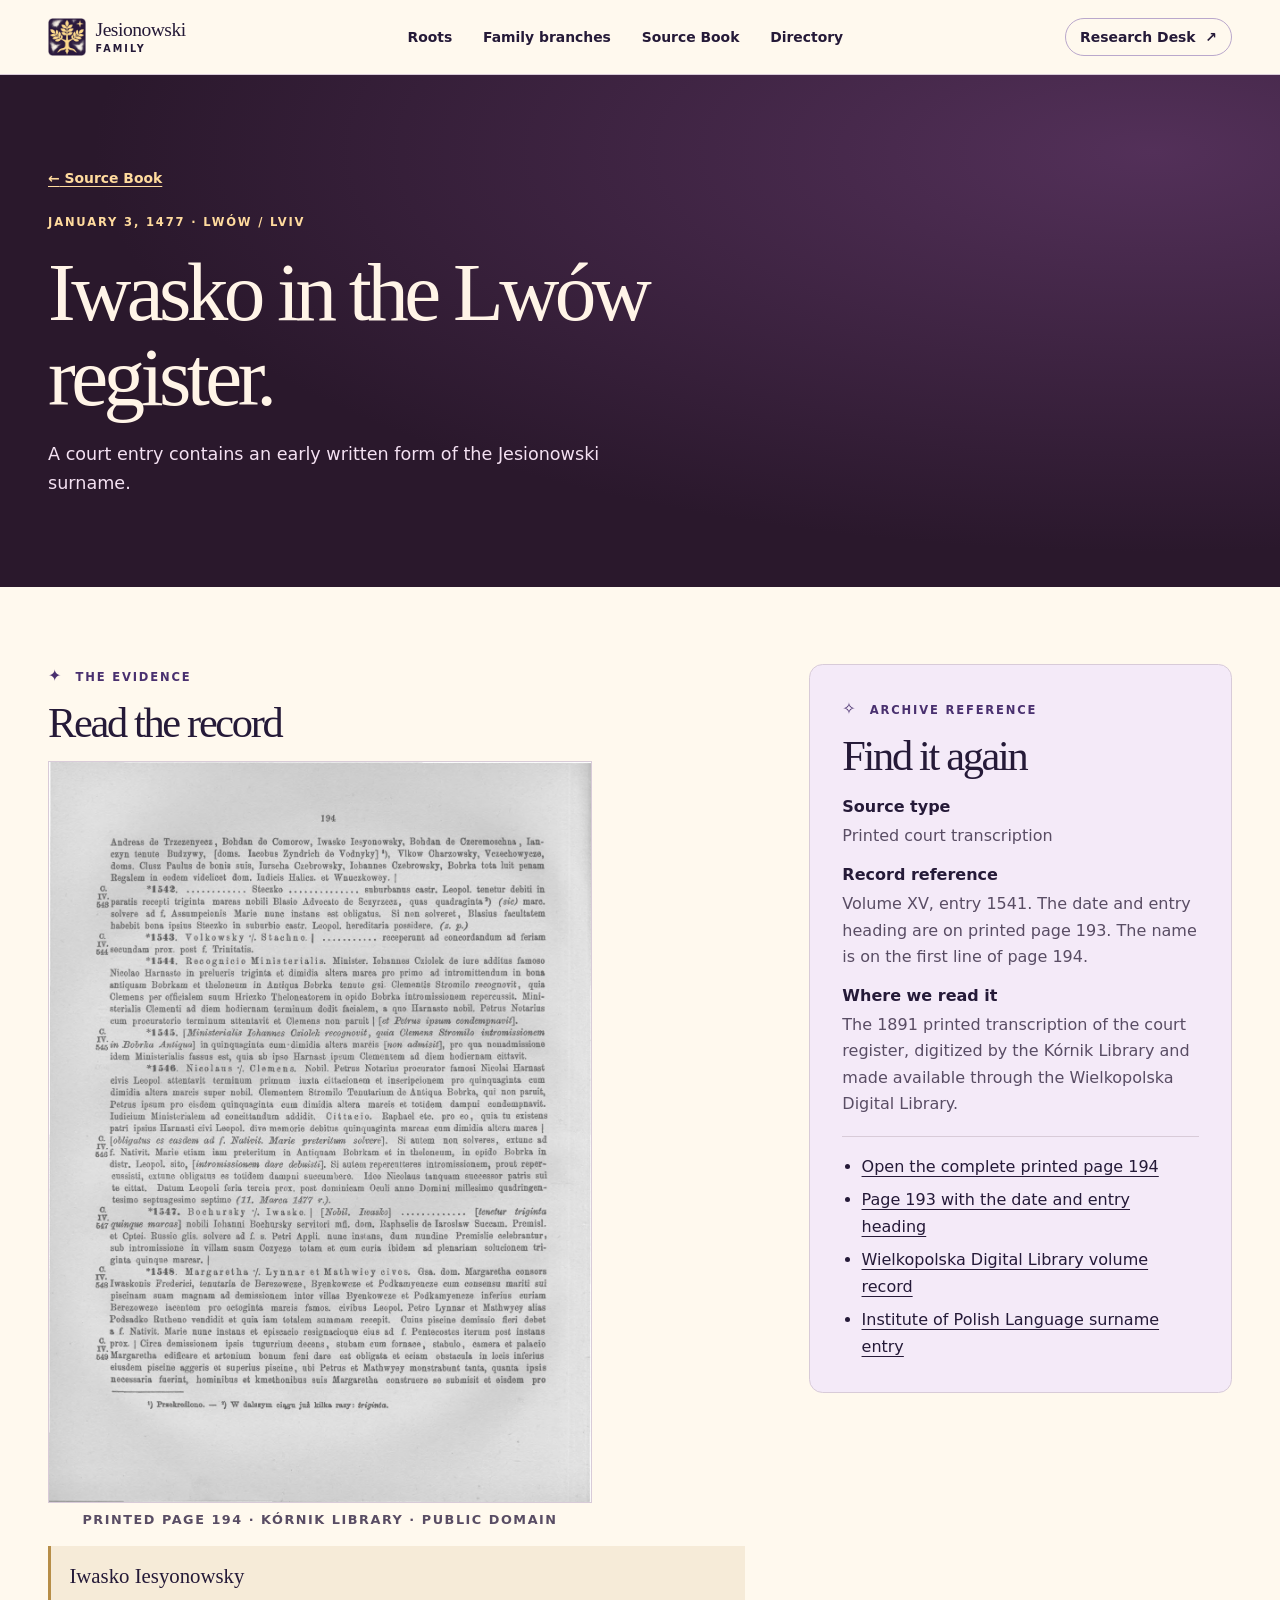
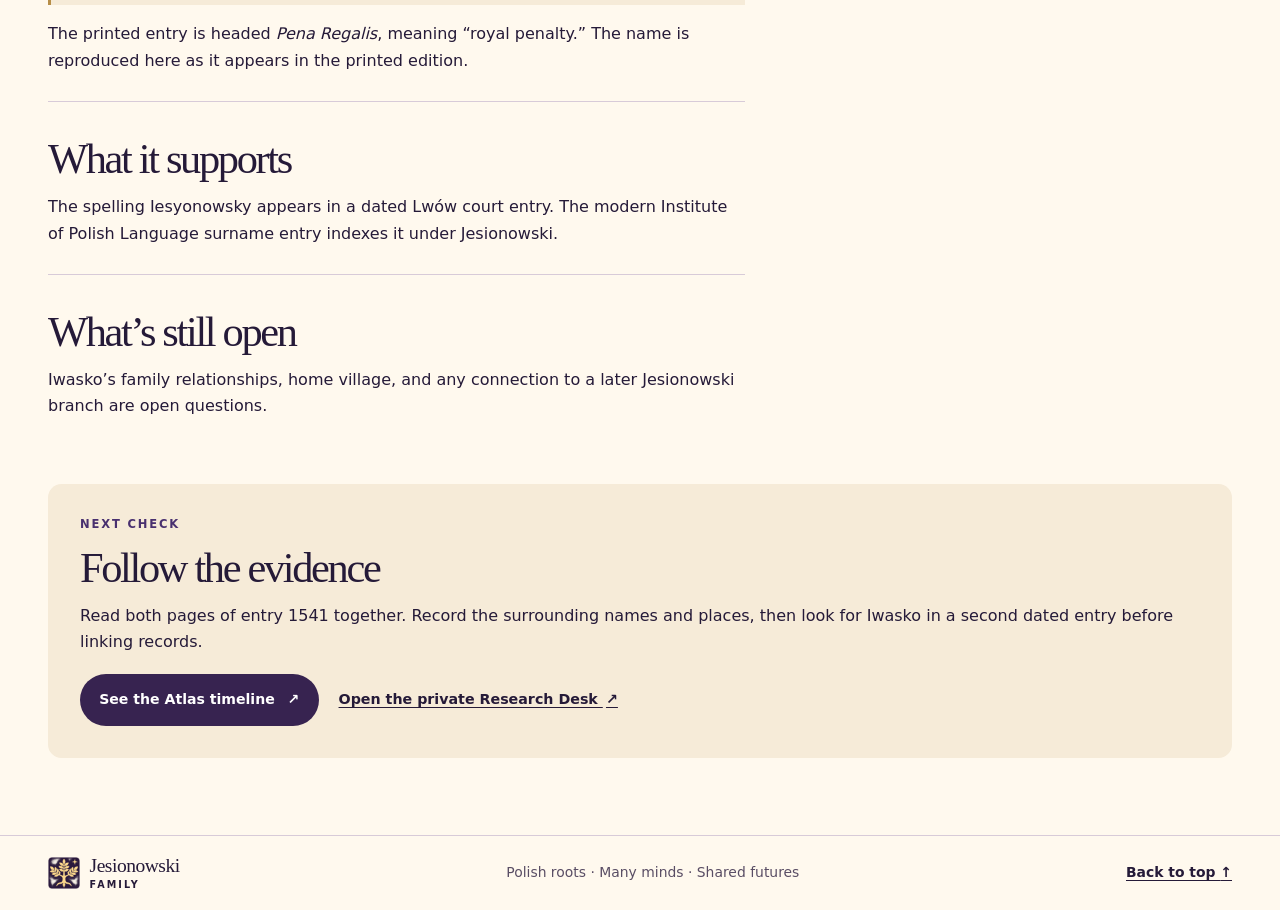
<file: sources/lwow-1477/index.html>
<!doctype html>
<html lang="en" prefix="og: https://ogp.me/ns#">
<head>
  <meta charset="utf-8">
  <meta http-equiv="Content-Security-Policy" content="default-src 'none'; script-src 'self'; style-src 'self'; img-src 'self'; connect-src 'none'; worker-src 'none'; base-uri 'none'; form-action 'none'">
  <meta name="referrer" content="no-referrer">
  <meta name="viewport" content="width=device-width, initial-scale=1">
  <meta name="description" content="A court entry contains an early written form of the Jesionowski surname.">
  <meta name="theme-color" content="#2a182c">
  <title>Iwasko in the Lwów register · Jesionowski Source Book</title>
  <link rel="canonical" href="https://jesionowski.org/sources/lwow-1477/">
  <meta property="og:type" content="website">
  <meta property="og:title" content="Iwasko in the Lwów register · Jesionowski Source Book">
  <meta property="og:description" content="A court entry contains an early written form of the Jesionowski surname.">
  <meta property="og:url" content="https://jesionowski.org/sources/lwow-1477/">
  <meta property="og:image" content="https://jesionowski.org/assets/jesionowski-bookplate.jpg">
  <meta property="og:image:type" content="image/jpeg">
  <meta property="og:image:width" content="1536">
  <meta property="og:image:height" content="1024">
  <meta property="og:image:alt" content="A golden ash tree, sunrise, and the name JESIONOWSKI on a deep plum bookplate.">
  <link rel="icon" href="../../assets/ash-tree-mark.png" type="image/png">
  <link rel="stylesheet" href="../../styles.css">
  <link rel="stylesheet" href="../sources.css">
</head>
<body class="source-page">
  <a class="skip-link" href="#main">Skip to content</a>
  <header class="site-header">
    <div class="frame masthead">
      <a class="wordmark" href="../../" aria-label="Jesionowski Family home">
        <img src="../../assets/ash-tree-mark.png" width="38" height="38" alt="">
        <span>Jesionowski <small>Family</small></span>
      </a>
      <nav aria-label="Main navigation">
        <a href="../../roots/">Roots</a>
        <a href="../../tree/">Family branches</a>
        <a href="../../sources/">Source Book</a>
        <a href="../../today/">Directory</a>
      </nav>
      <a class="nav-cta" href="../../research/">Research Desk <span aria-hidden="true">↗</span></a>
    </div>
  </header>

  <main id="main">
    <section class="source-cover" aria-labelledby="record-title">
      <div class="frame source-record-heading">
        <a class="source-back" href="../"><span aria-hidden="true">←</span> Source Book</a>
        <p class="eyebrow">January 3, 1477 · Lwów / Lviv</p>
        <h1 id="record-title">Iwasko in the Lwów register.</h1>
        <p>A court entry contains an early written form of the Jesionowski surname.</p>
      </div>
    </section>

    <div class="frame source-layout">
      <article class="source-reading">
        <section aria-labelledby="reading-title">
          <p class="eyebrow"><span aria-hidden="true">✦</span> The evidence</p>
          <h2 id="reading-title">Read the record</h2>
          <figure class="source-facsimile">
            <a href="../../assets/lwow-court-record-1477.jpg" aria-label="Open the full scan of printed page 194">
              <img src="../../assets/lwow-court-record-1477.jpg" width="1213" height="1655" alt="First lines of printed page 194, including the name Iwasko Iesyonowsky.">
            </a>
            <figcaption>Printed page 194 · Kórnik Library · Public domain</figcaption>
          </figure>
          <blockquote><p>Iwasko Iesyonowsky</p></blockquote>
          <p>The printed entry is headed <em lang="la">Pena Regalis</em>, meaning “royal penalty.” The name is reproduced here as it appears in the printed edition.</p>
        </section>
        <section class="source-claim" aria-labelledby="supports-title">
          <h2 id="supports-title">What it supports</h2>
          <p>The spelling Iesyonowsky appears in a dated Lwów court entry. The modern Institute of Polish Language surname entry indexes it under Jesionowski.</p>
        </section>
        <section class="source-claim" aria-labelledby="open-title">
          <h2 id="open-title">What’s still open</h2>
          <p>Iwasko’s family relationships, home village, and any connection to a later Jesionowski branch are open questions.</p>
        </section>
      </article>

      <aside class="source-desk" aria-labelledby="citation-title">
        <p class="eyebrow"><span aria-hidden="true">✧</span> Archive reference</p>
        <h2 id="citation-title">Find it again</h2>
        <dl>
          <div><dt>Source type</dt><dd>Printed court transcription</dd></div>
          <div><dt>Record reference</dt><dd>Volume XV, entry 1541. The date and entry heading are on printed page 193. The name is on the first line of page 194.</dd></div>
          <div><dt>Where we read it</dt><dd>The 1891 printed transcription of the court register, digitized by the Kórnik Library and made available through the Wielkopolska Digital Library.</dd></div>
        </dl>
        <ul>
          <li><a href="../../assets/lwow-court-record-1477.jpg">Open the complete printed page 194</a></li>
          <li><a href="https://wbc.poznan.pl/Content/63155/DjVu/00206_0001.djvu">Page 193 with the date and entry heading</a></li>
          <li><a href="https://wbc.poznan.pl/dlibra/publication/46455/edition/63155">Wielkopolska Digital Library volume record</a></li>
          <li><a href="https://nazwiska.ijppan.pl/haslo/show/id/6511">Institute of Polish Language surname entry</a></li>
        </ul>
      </aside>

      <section class="source-next" aria-labelledby="next-title">
        <div>
          <p class="eyebrow">Next check</p>
          <h2 id="next-title">Follow the evidence</h2>
          <p>Read both pages of entry 1541 together. Record the surrounding names and places, then look for Iwasko in a second dated entry before linking records.</p>
        </div>
        <div class="actions">
          <a class="button" href="../../roots/#records">See the Atlas timeline <span aria-hidden="true">↗</span></a>
          <a class="text-link" href="../../research/">Open the private Research Desk <span aria-hidden="true">↗</span></a>
        </div>
      </section>
    </div>
  </main>

  <footer class="site-footer">
    <div class="frame footer-layout">
      <a class="wordmark" href="../../" aria-label="Jesionowski Family home">
        <img src="../../assets/ash-tree-mark.png" width="32" height="32" alt="">
        <span>Jesionowski <small>Family</small></span>
      </a>
      <p>Polish roots · Many minds · Shared futures</p>
      <a href="#main">Back to top <span aria-hidden="true">↑</span></a>
    </div>
  </footer>
</body>
</html>
</file>
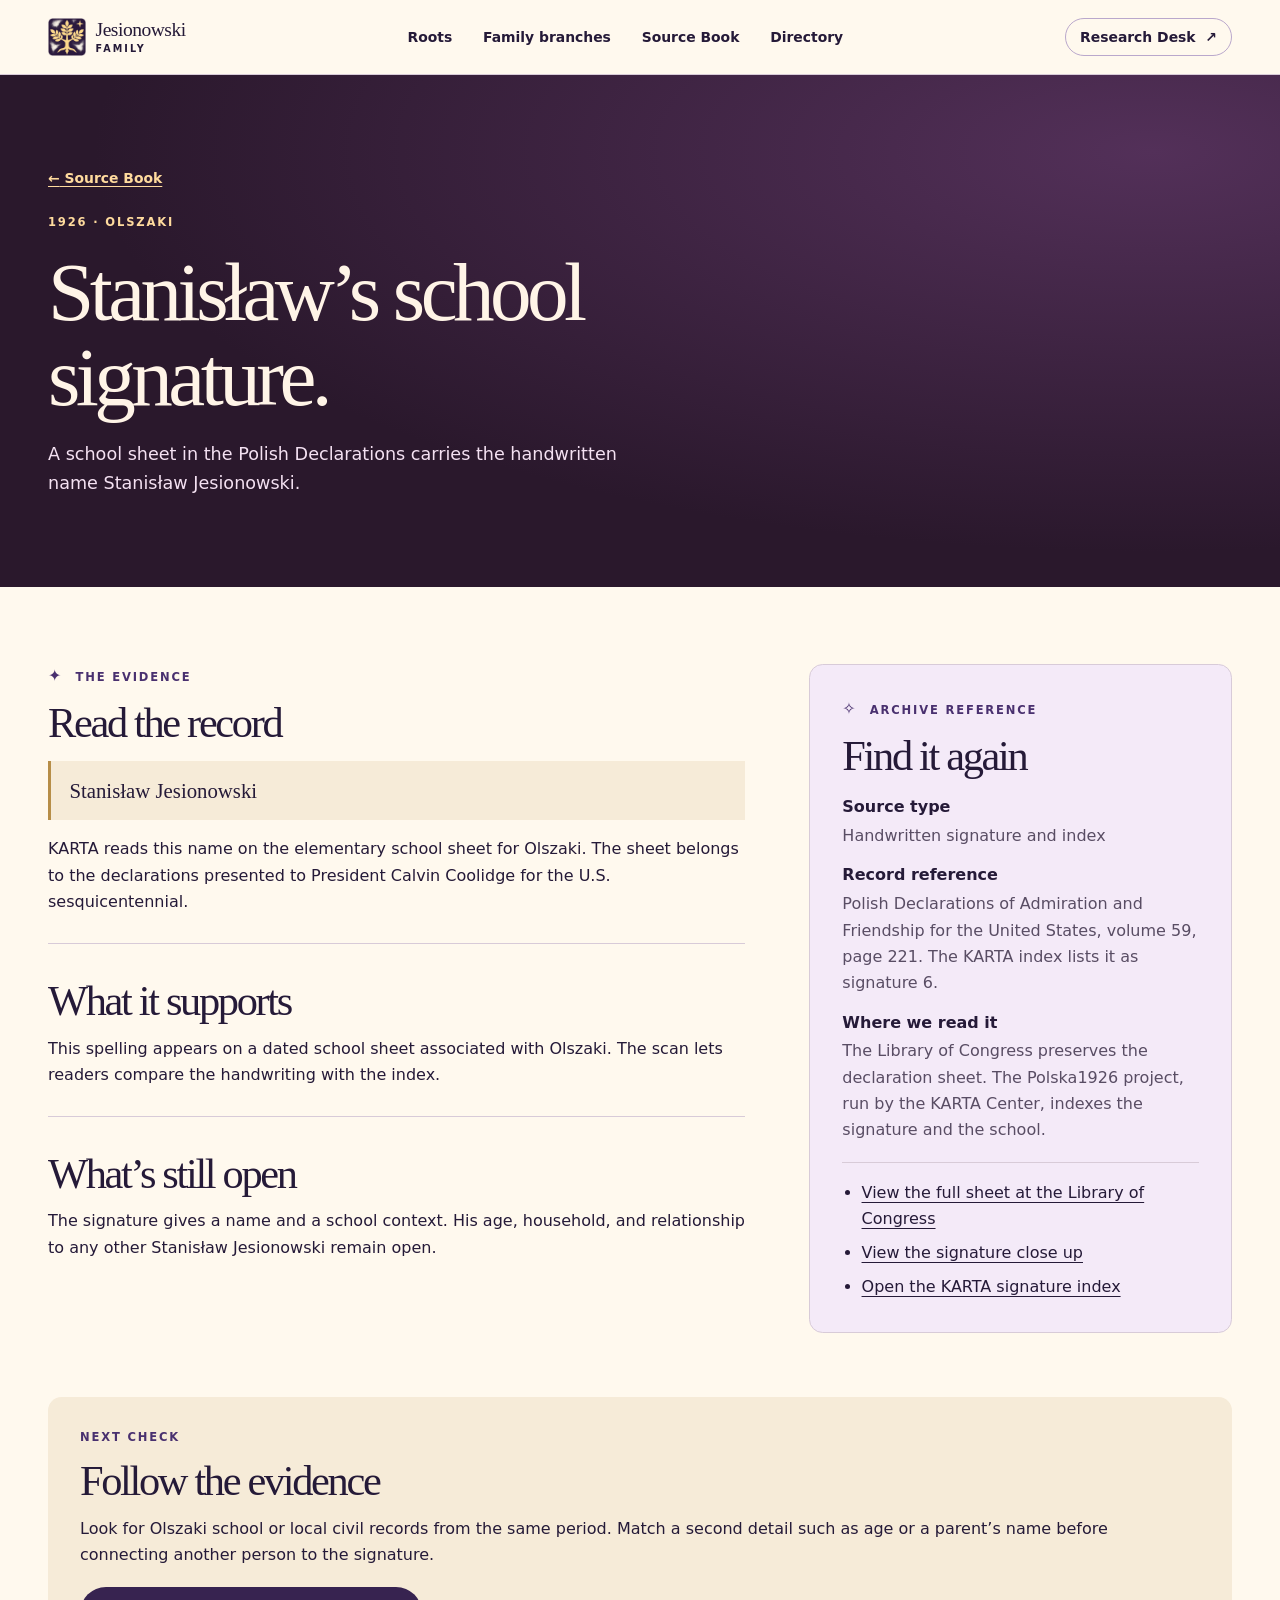
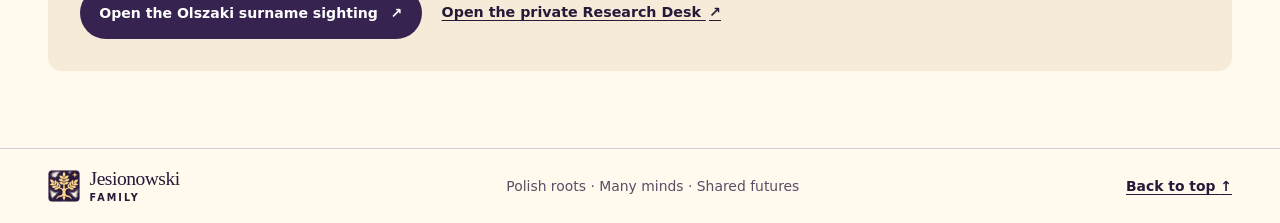
<file: sources/olszaki-1926/index.html>
<!doctype html>
<html lang="en" prefix="og: https://ogp.me/ns#">
<head>
  <meta charset="utf-8">
  <meta http-equiv="Content-Security-Policy" content="default-src 'none'; script-src 'self'; style-src 'self'; img-src 'self'; connect-src 'none'; worker-src 'none'; base-uri 'none'; form-action 'none'">
  <meta name="referrer" content="no-referrer">
  <meta name="viewport" content="width=device-width, initial-scale=1">
  <meta name="description" content="A school sheet in the Polish Declarations carries the handwritten name Stanisław Jesionowski.">
  <meta name="theme-color" content="#2a182c">
  <title>Stanisław’s school signature · Jesionowski Source Book</title>
  <link rel="canonical" href="https://jesionowski.org/sources/olszaki-1926/">
  <meta property="og:type" content="website">
  <meta property="og:title" content="Stanisław’s school signature · Jesionowski Source Book">
  <meta property="og:description" content="A school sheet in the Polish Declarations carries the handwritten name Stanisław Jesionowski.">
  <meta property="og:url" content="https://jesionowski.org/sources/olszaki-1926/">
  <meta property="og:image" content="https://jesionowski.org/assets/jesionowski-bookplate.jpg">
  <meta property="og:image:type" content="image/jpeg">
  <meta property="og:image:width" content="1536">
  <meta property="og:image:height" content="1024">
  <meta property="og:image:alt" content="A golden ash tree, sunrise, and the name JESIONOWSKI on a deep plum bookplate.">
  <link rel="icon" href="../../assets/ash-tree-mark.png" type="image/png">
  <link rel="stylesheet" href="../../styles.css">
  <link rel="stylesheet" href="../sources.css">
</head>
<body class="source-page">
  <a class="skip-link" href="#main">Skip to content</a>
  <header class="site-header">
    <div class="frame masthead">
      <a class="wordmark" href="../../" aria-label="Jesionowski Family home">
        <img src="../../assets/ash-tree-mark.png" width="38" height="38" alt="">
        <span>Jesionowski <small>Family</small></span>
      </a>
      <nav aria-label="Main navigation">
        <a href="../../roots/">Roots</a>
        <a href="../../tree/">Family branches</a>
        <a href="../../sources/">Source Book</a>
        <a href="../../today/">Directory</a>
      </nav>
      <a class="nav-cta" href="../../research/">Research Desk <span aria-hidden="true">↗</span></a>
    </div>
  </header>

  <main id="main">
    <section class="source-cover" aria-labelledby="record-title">
      <div class="frame source-record-heading">
        <a class="source-back" href="../"><span aria-hidden="true">←</span> Source Book</a>
        <p class="eyebrow">1926 · Olszaki</p>
        <h1 id="record-title">Stanisław’s school signature.</h1>
        <p>A school sheet in the Polish Declarations carries the handwritten name Stanisław Jesionowski.</p>
      </div>
    </section>

    <div class="frame source-layout">
      <article class="source-reading">
        <section aria-labelledby="reading-title">
          <p class="eyebrow"><span aria-hidden="true">✦</span> The evidence</p>
          <h2 id="reading-title">Read the record</h2>
          <blockquote lang="pl"><p>Stanisław Jesionowski</p></blockquote>
          <p>KARTA reads this name on the elementary school sheet for Olszaki. The sheet belongs to the declarations presented to President Calvin Coolidge for the U.S. sesquicentennial.</p>
        </section>
        <section class="source-claim" aria-labelledby="supports-title">
          <h2 id="supports-title">What it supports</h2>
          <p>This spelling appears on a dated school sheet associated with Olszaki. The scan lets readers compare the handwriting with the index.</p>
        </section>
        <section class="source-claim" aria-labelledby="open-title">
          <h2 id="open-title">What’s still open</h2>
          <p>The signature gives a name and a school context. His age, household, and relationship to any other Stanisław Jesionowski remain open.</p>
        </section>
      </article>

      <aside class="source-desk" aria-labelledby="citation-title">
        <p class="eyebrow"><span aria-hidden="true">✧</span> Archive reference</p>
        <h2 id="citation-title">Find it again</h2>
        <dl>
          <div><dt>Source type</dt><dd>Handwritten signature and index</dd></div>
          <div><dt>Record reference</dt><dd>Polish Declarations of Admiration and Friendship for the United States, volume 59, page 221. The KARTA index lists it as signature 6.</dd></div>
          <div><dt>Where we read it</dt><dd>The Library of Congress preserves the declaration sheet. The Polska1926 project, run by the KARTA Center, indexes the signature and the school.</dd></div>
        </dl>
        <ul>
          <li><a href="https://tile.loc.gov/image-services/iiif/service:mss:pldec:059:0221/full/960,/0/default.jpg">View the full sheet at the Library of Congress</a></li>
          <li><a href="https://tile.loc.gov/image-services/iiif/service:mss:pldec:059:0221/419,4189,1410,228/800,/0/default.jpg">View the signature close up</a></li>
          <li><a href="https://polska1926.pl/podpisy/540021">Open the KARTA signature index</a></li>
        </ul>
      </aside>

      <section class="source-next" aria-labelledby="next-title">
        <div>
          <p class="eyebrow">Next check</p>
          <h2 id="next-title">Follow the evidence</h2>
          <p>Look for Olszaki school or local civil records from the same period. Match a second detail such as age or a parent’s name before connecting another person to the signature.</p>
        </div>
        <div class="actions">
          <a class="button" href="../../tree/#olszaki-1926">Open the Olszaki surname sighting <span aria-hidden="true">↗</span></a>
          <a class="text-link" href="../../research/">Open the private Research Desk <span aria-hidden="true">↗</span></a>
        </div>
      </section>
    </div>
  </main>

  <footer class="site-footer">
    <div class="frame footer-layout">
      <a class="wordmark" href="../../" aria-label="Jesionowski Family home">
        <img src="../../assets/ash-tree-mark.png" width="32" height="32" alt="">
        <span>Jesionowski <small>Family</small></span>
      </a>
      <p>Polish roots · Many minds · Shared futures</p>
      <a href="#main">Back to top <span aria-hidden="true">↑</span></a>
    </div>
  </footer>
</body>
</html>
</file>
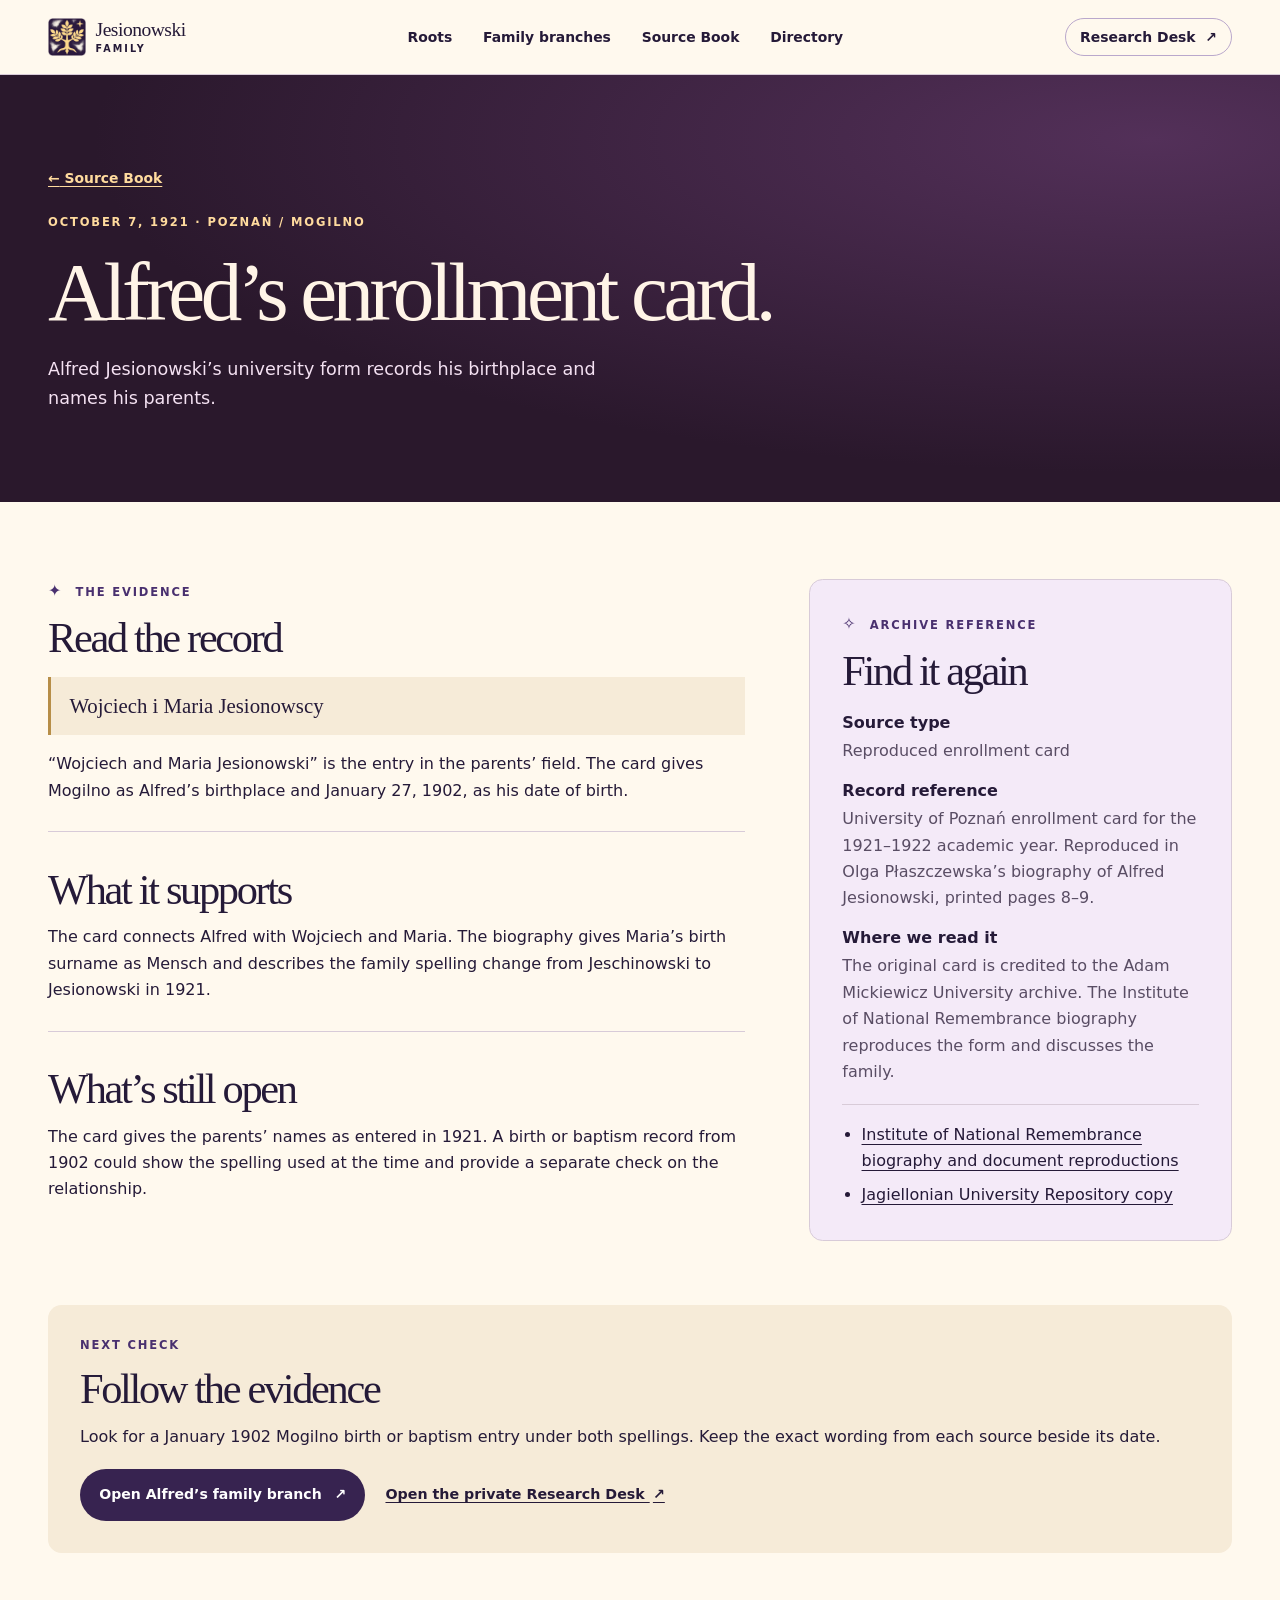
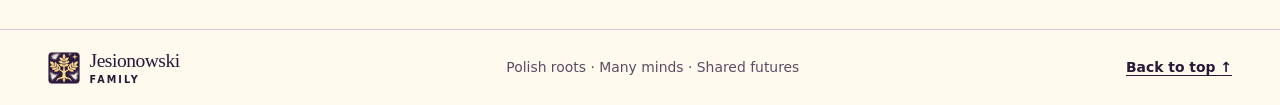
<file: sources/poznan-1921/index.html>
<!doctype html>
<html lang="en" prefix="og: https://ogp.me/ns#">
<head>
  <meta charset="utf-8">
  <meta http-equiv="Content-Security-Policy" content="default-src 'none'; script-src 'self'; style-src 'self'; img-src 'self'; connect-src 'none'; worker-src 'none'; base-uri 'none'; form-action 'none'">
  <meta name="referrer" content="no-referrer">
  <meta name="viewport" content="width=device-width, initial-scale=1">
  <meta name="description" content="Alfred Jesionowski’s university form records his birthplace and names his parents.">
  <meta name="theme-color" content="#2a182c">
  <title>Alfred’s enrollment card · Jesionowski Source Book</title>
  <link rel="canonical" href="https://jesionowski.org/sources/poznan-1921/">
  <meta property="og:type" content="website">
  <meta property="og:title" content="Alfred’s enrollment card · Jesionowski Source Book">
  <meta property="og:description" content="Alfred Jesionowski’s university form records his birthplace and names his parents.">
  <meta property="og:url" content="https://jesionowski.org/sources/poznan-1921/">
  <meta property="og:image" content="https://jesionowski.org/assets/jesionowski-bookplate.jpg">
  <meta property="og:image:type" content="image/jpeg">
  <meta property="og:image:width" content="1536">
  <meta property="og:image:height" content="1024">
  <meta property="og:image:alt" content="A golden ash tree, sunrise, and the name JESIONOWSKI on a deep plum bookplate.">
  <link rel="icon" href="../../assets/ash-tree-mark.png" type="image/png">
  <link rel="stylesheet" href="../../styles.css">
  <link rel="stylesheet" href="../sources.css">
</head>
<body class="source-page">
  <a class="skip-link" href="#main">Skip to content</a>
  <header class="site-header">
    <div class="frame masthead">
      <a class="wordmark" href="../../" aria-label="Jesionowski Family home">
        <img src="../../assets/ash-tree-mark.png" width="38" height="38" alt="">
        <span>Jesionowski <small>Family</small></span>
      </a>
      <nav aria-label="Main navigation">
        <a href="../../roots/">Roots</a>
        <a href="../../tree/">Family branches</a>
        <a href="../../sources/">Source Book</a>
        <a href="../../today/">Directory</a>
      </nav>
      <a class="nav-cta" href="../../research/">Research Desk <span aria-hidden="true">↗</span></a>
    </div>
  </header>

  <main id="main">
    <section class="source-cover" aria-labelledby="record-title">
      <div class="frame source-record-heading">
        <a class="source-back" href="../"><span aria-hidden="true">←</span> Source Book</a>
        <p class="eyebrow">October 7, 1921 · Poznań / Mogilno</p>
        <h1 id="record-title">Alfred’s enrollment card.</h1>
        <p>Alfred Jesionowski’s university form records his birthplace and names his parents.</p>
      </div>
    </section>

    <div class="frame source-layout">
      <article class="source-reading">
        <section aria-labelledby="reading-title">
          <p class="eyebrow"><span aria-hidden="true">✦</span> The evidence</p>
          <h2 id="reading-title">Read the record</h2>
          <blockquote lang="pl"><p>Wojciech i Maria Jesionowscy</p></blockquote>
          <p>“Wojciech and Maria Jesionowski” is the entry in the parents’ field. The card gives Mogilno as Alfred’s birthplace and January 27, 1902, as his date of birth.</p>
        </section>
        <section class="source-claim" aria-labelledby="supports-title">
          <h2 id="supports-title">What it supports</h2>
          <p>The card connects Alfred with Wojciech and Maria. The biography gives Maria’s birth surname as Mensch and describes the family spelling change from Jeschinowski to Jesionowski in 1921.</p>
        </section>
        <section class="source-claim" aria-labelledby="open-title">
          <h2 id="open-title">What’s still open</h2>
          <p>The card gives the parents’ names as entered in 1921. A birth or baptism record from 1902 could show the spelling used at the time and provide a separate check on the relationship.</p>
        </section>
      </article>

      <aside class="source-desk" aria-labelledby="citation-title">
        <p class="eyebrow"><span aria-hidden="true">✧</span> Archive reference</p>
        <h2 id="citation-title">Find it again</h2>
        <dl>
          <div><dt>Source type</dt><dd>Reproduced enrollment card</dd></div>
          <div><dt>Record reference</dt><dd>University of Poznań enrollment card for the 1921–1922 academic year. Reproduced in Olga Płaszczewska’s biography of Alfred Jesionowski, printed pages 8–9.</dd></div>
          <div><dt>Where we read it</dt><dd>The original card is credited to the Adam Mickiewicz University archive. The Institute of National Remembrance biography reproduces the form and discusses the family.</dd></div>
        </dl>
        <ul>
          <li><a href="https://ipn.gov.pl/download/1/1102260/OlgaPlaszczewskaHistoriajakwpowiesciAlfredJesionowskiprzedwojennyinteligentKatow.pdf">Institute of National Remembrance biography and document reproductions</a></li>
          <li><a href="https://ruj.uj.edu.pl/bitstreams/0884fca3-c752-4565-8822-b62a31447495/download">Jagiellonian University Repository copy</a></li>
        </ul>
      </aside>

      <section class="source-next" aria-labelledby="next-title">
        <div>
          <p class="eyebrow">Next check</p>
          <h2 id="next-title">Follow the evidence</h2>
          <p>Look for a January 1902 Mogilno birth or baptism entry under both spellings. Keep the exact wording from each source beside its date.</p>
        </div>
        <div class="actions">
          <a class="button" href="../../tree/#inowroclaw-1927">Open Alfred’s family branch <span aria-hidden="true">↗</span></a>
          <a class="text-link" href="../../research/">Open the private Research Desk <span aria-hidden="true">↗</span></a>
        </div>
      </section>
    </div>
  </main>

  <footer class="site-footer">
    <div class="frame footer-layout">
      <a class="wordmark" href="../../" aria-label="Jesionowski Family home">
        <img src="../../assets/ash-tree-mark.png" width="32" height="32" alt="">
        <span>Jesionowski <small>Family</small></span>
      </a>
      <p>Polish roots · Many minds · Shared futures</p>
      <a href="#main">Back to top <span aria-hidden="true">↑</span></a>
    </div>
  </footer>
</body>
</html>
</file>
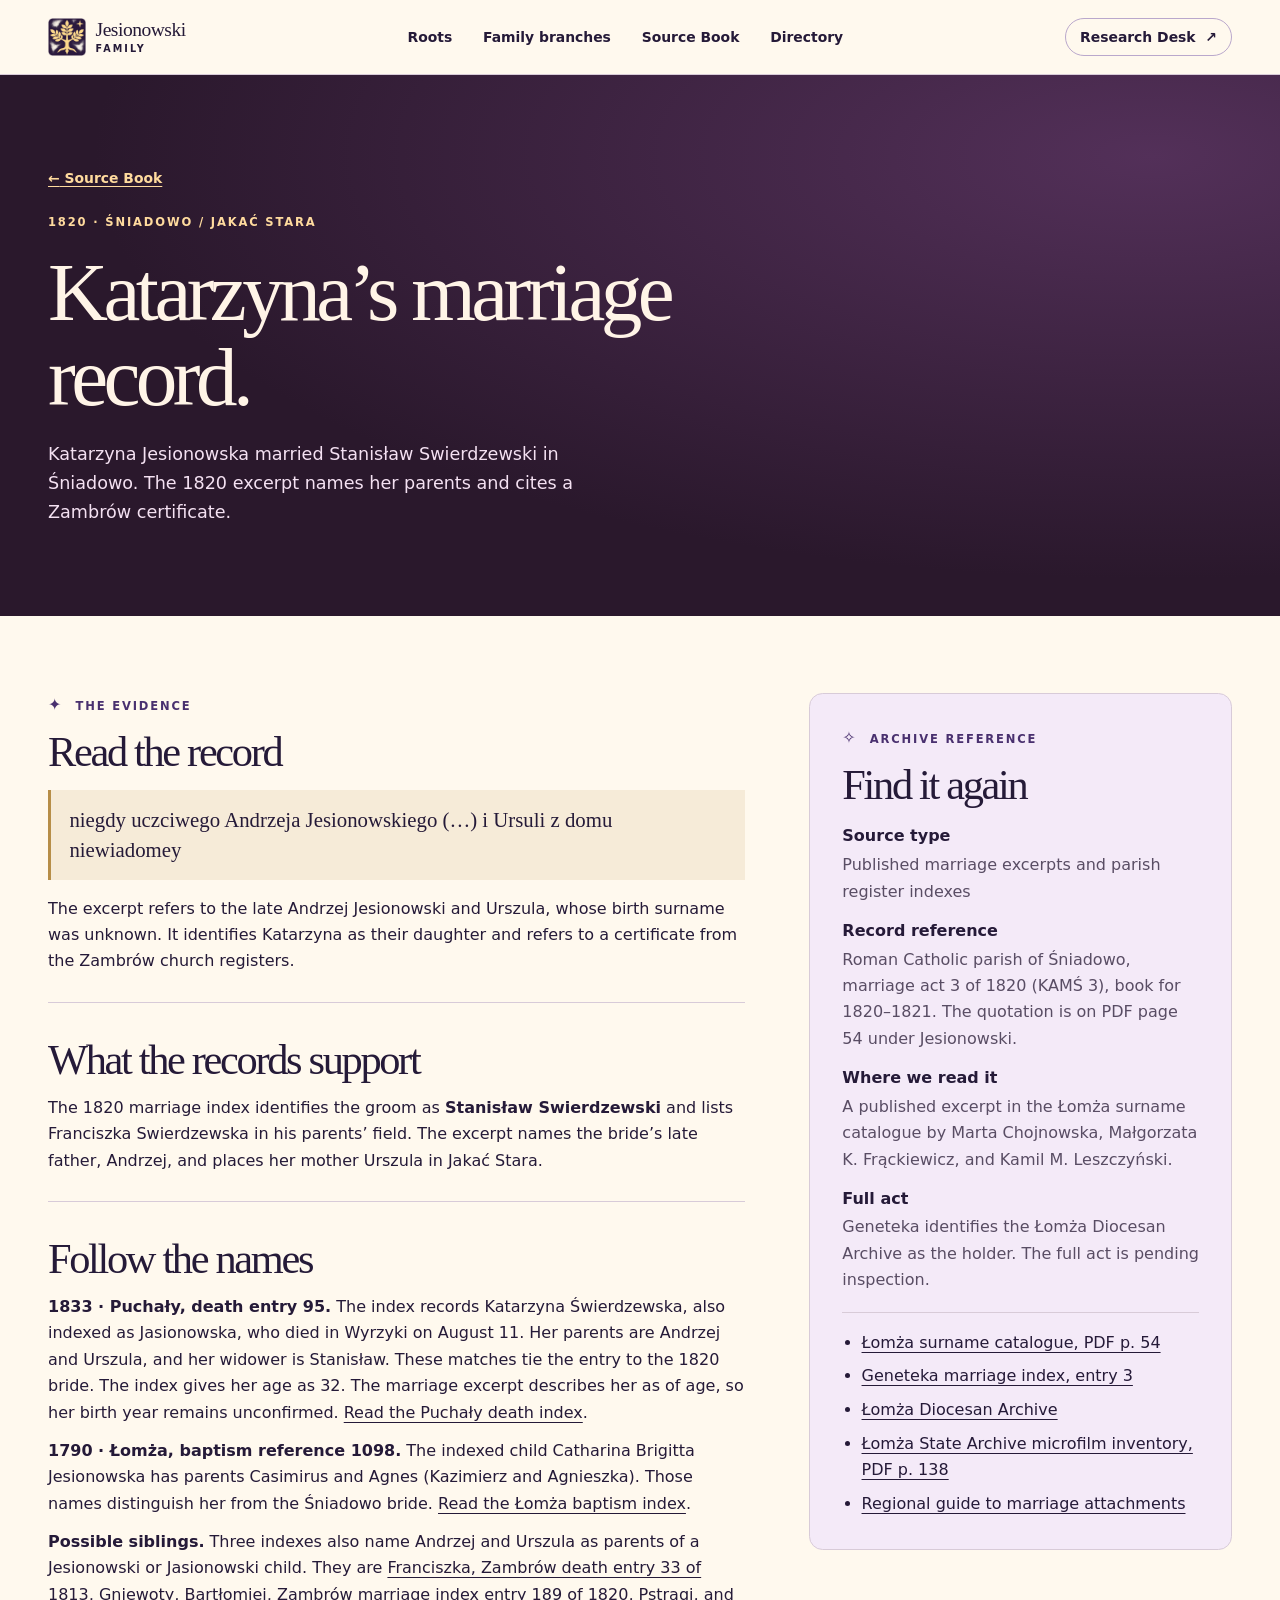
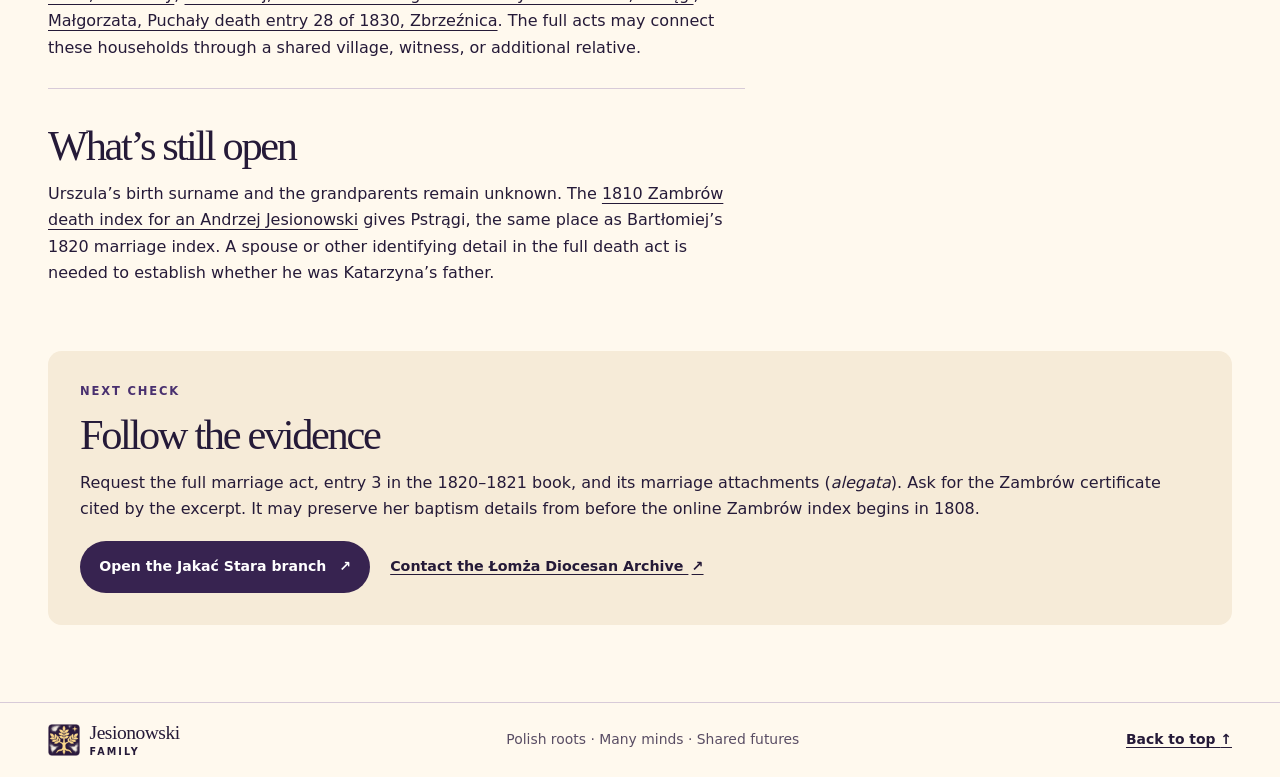
<file: sources/sniadowo-1820/index.html>
<!doctype html>
<html lang="en" prefix="og: https://ogp.me/ns#">
<head>
  <meta charset="utf-8">
  <meta http-equiv="Content-Security-Policy" content="default-src 'none'; script-src 'self'; style-src 'self'; img-src 'self'; connect-src 'none'; worker-src 'none'; base-uri 'none'; form-action 'none'">
  <meta name="referrer" content="no-referrer">
  <meta name="viewport" content="width=device-width, initial-scale=1">
  <meta name="description" content="Katarzyna Jesionowska married Stanisław Swierdzewski in Śniadowo. The 1820 excerpt names her parents and cites a Zambrów certificate.">
  <meta name="theme-color" content="#2a182c">
  <title>Katarzyna’s marriage record · Jesionowski Source Book</title>
  <link rel="canonical" href="https://jesionowski.org/sources/sniadowo-1820/">
  <meta property="og:type" content="website">
  <meta property="og:title" content="Katarzyna’s marriage record · Jesionowski Source Book">
  <meta property="og:description" content="Katarzyna Jesionowska married Stanisław Swierdzewski in Śniadowo. The 1820 excerpt names her parents and cites a Zambrów certificate.">
  <meta property="og:url" content="https://jesionowski.org/sources/sniadowo-1820/">
  <meta property="og:image" content="https://jesionowski.org/assets/jesionowski-bookplate.jpg">
  <meta property="og:image:type" content="image/jpeg">
  <meta property="og:image:width" content="1536">
  <meta property="og:image:height" content="1024">
  <meta property="og:image:alt" content="A golden ash tree, sunrise, and the name JESIONOWSKI on a deep plum bookplate.">
  <link rel="icon" href="../../assets/ash-tree-mark.png" type="image/png">
  <link rel="stylesheet" href="../../styles.css">
  <link rel="stylesheet" href="../sources.css">
</head>
<body class="source-page">
  <a class="skip-link" href="#main">Skip to content</a>
  <header class="site-header">
    <div class="frame masthead">
      <a class="wordmark" href="../../" aria-label="Jesionowski Family home">
        <img src="../../assets/ash-tree-mark.png" width="38" height="38" alt="">
        <span>Jesionowski <small>Family</small></span>
      </a>
      <nav aria-label="Main navigation">
        <a href="../../roots/">Roots</a>
        <a href="../../tree/">Family branches</a>
        <a href="../../sources/">Source Book</a>
        <a href="../../today/">Directory</a>
      </nav>
      <a class="nav-cta" href="../../research/">Research Desk <span aria-hidden="true">↗</span></a>
    </div>
  </header>

  <main id="main">
    <section class="source-cover" aria-labelledby="record-title">
      <div class="frame source-record-heading">
        <a class="source-back" href="../"><span aria-hidden="true">←</span> Source Book</a>
        <p class="eyebrow">1820 · Śniadowo / Jakać Stara</p>
        <h1 id="record-title">Katarzyna’s marriage record.</h1>
        <p>Katarzyna Jesionowska married Stanisław Swierdzewski in Śniadowo. The 1820 excerpt names her parents and cites a Zambrów certificate.</p>
      </div>
    </section>

    <div class="frame source-layout">
      <article class="source-reading">
        <section aria-labelledby="reading-title">
          <p class="eyebrow"><span aria-hidden="true">✦</span> The evidence</p>
          <h2 id="reading-title">Read the record</h2>
          <blockquote lang="pl"><p>niegdy uczciwego Andrzeja Jesionowskiego (…) i Ursuli z domu niewiadomey</p></blockquote>
          <p>The excerpt refers to the late Andrzej Jesionowski and Urszula, whose birth surname was unknown. It identifies Katarzyna as their daughter and refers to a certificate from the Zambrów church registers.</p>
        </section>
        <section class="source-claim" aria-labelledby="supports-title">
          <h2 id="supports-title">What the records support</h2>
          <p>The 1820 marriage index identifies the groom as <strong>Stanisław Swierdzewski</strong> and lists Franciszka Swierdzewska in his parents’ field. The excerpt names the bride’s late father, Andrzej, and places her mother Urszula in Jakać Stara.</p>
        </section>
        <section class="source-claim" aria-labelledby="linked-title">
          <h2 id="linked-title">Follow the names</h2>
          <p><strong>1833 · Puchały, death entry 95.</strong> The index records Katarzyna Świerdzewska, also indexed as Jasionowska, who died in Wyrzyki on August 11. Her parents are Andrzej and Urszula, and her widower is Stanisław. These matches tie the entry to the 1820 bride. The index gives her age as 32. The marriage excerpt describes her as of age, so her birth year remains unconfirmed. <a href="https://geneteka.genealodzy.pl/index.php?lang=eng&amp;op=gt&amp;w=10pl&amp;rid=6394&amp;bdm=D&amp;search_lastname=Jasionowska&amp;from_date=1833&amp;to_date=1833&amp;search_name=Katarzyna">Read the Puchały death index</a>.</p>
          <p><strong>1790 · Łomża, baptism reference 1098.</strong> The indexed child Catharina Brigitta Jesionowska has parents Casimirus and Agnes (Kazimierz and Agnieszka). Those names distinguish her from the Śniadowo bride. <a href="https://geneteka.genealodzy.pl/index.php?lang=eng&amp;op=gt&amp;w=10pl&amp;rid=1096&amp;bdm=B&amp;search_lastname=Jesionowska&amp;from_date=1790&amp;to_date=1790&amp;search_name=Katarzyna">Read the Łomża baptism index</a>.</p>
          <p><strong>Possible siblings.</strong> Three indexes also name Andrzej and Urszula as parents of a Jesionowski or Jasionowski child. They are <a href="https://geneteka.genealodzy.pl/index.php?lang=eng&amp;op=gt&amp;w=10pl&amp;rid=11850&amp;bdm=D&amp;search_lastname=Jesionowska&amp;from_date=1813&amp;to_date=1813&amp;search_name=Franciszka">Franciszka, Zambrów death entry 33 of 1813, Gniewoty</a>, <a href="https://geneteka.genealodzy.pl/index.php?lang=eng&amp;op=gt&amp;w=10pl&amp;rid=6314&amp;bdm=S&amp;search_lastname=Jasionowski&amp;from_date=1820&amp;to_date=1820&amp;search_name=Bart%C5%82omiej">Bartłomiej, Zambrów marriage index entry 189 of 1820, Pstrągi</a>, and <a href="https://geneteka.genealodzy.pl/index.php?lang=eng&amp;op=gt&amp;w=10pl&amp;rid=6394&amp;bdm=D&amp;search_lastname=Jasionowska&amp;from_date=1830&amp;to_date=1830&amp;search_name=Ma%C5%82gorzata">Małgorzata, Puchały death entry 28 of 1830, Zbrzeźnica</a>. The full acts may connect these households through a shared village, witness, or additional relative.</p>
        </section>
        <section class="source-claim" aria-labelledby="open-title">
          <h2 id="open-title">What’s still open</h2>
          <p>Urszula’s birth surname and the grandparents remain unknown. The <a href="https://geneteka.genealodzy.pl/index.php?lang=eng&amp;op=gt&amp;w=10pl&amp;rid=11850&amp;bdm=D&amp;search_lastname=Jesionowski&amp;from_date=1810&amp;to_date=1810&amp;search_name=Andrzej">1810 Zambrów death index for an Andrzej Jesionowski</a> gives Pstrągi, the same place as Bartłomiej’s 1820 marriage index. A spouse or other identifying detail in the full death act is needed to establish whether he was Katarzyna’s father.</p>
        </section>
      </article>

      <aside class="source-desk" aria-labelledby="citation-title">
        <p class="eyebrow"><span aria-hidden="true">✧</span> Archive reference</p>
        <h2 id="citation-title">Find it again</h2>
        <dl>
          <div><dt>Source type</dt><dd>Published marriage excerpts and parish register indexes</dd></div>
          <div><dt>Record reference</dt><dd>Roman Catholic parish of Śniadowo, marriage act 3 of 1820 (KAMŚ 3), book for 1820–1821. The quotation is on PDF page 54 under Jesionowski.</dd></div>
          <div><dt>Where we read it</dt><dd>A published excerpt in the Łomża surname catalogue by Marta Chojnowska, Małgorzata K. Frąckiewicz, and Kamil M. Leszczyński.</dd></div>
          <div><dt>Full act</dt><dd>Geneteka identifies the Łomża Diocesan Archive as the holder. The full act is pending inspection.</dd></div>
        </dl>
        <ul>
          <li><a href="https://ltn2.nazwa.pl/wp/wp-content/uploads/2018/07/Katalog-nazwisk-mieszka%C5%84c%C3%B3w-ziemi-%C5%82om%C5%BCy%C5%84skiej.pdf#page=54">Łomża surname catalogue, PDF p. 54</a></li>
          <li><a href="https://geneteka.genealodzy.pl/index.php?lang=eng&amp;op=gt&amp;w=10pl&amp;rid=795&amp;bdm=S&amp;search_lastname=Jesionowska&amp;from_date=1820&amp;to_date=1820&amp;search_name=Katarzyna">Geneteka marriage index, entry 3</a></li>
          <li><a href="https://diecezja.lomza.pl/archiwum-diecezjalne/">Łomża Diocesan Archive</a></li>
          <li><a href="https://www.bialystok.ap.gov.pl/arch/lomza/teksty/informator_o_zasobie_lomza_2.pdf#page=138">Łomża State Archive microfilm inventory, PDF p. 138</a></li>
          <li><a href="https://name.lomza.pl/wp-content/uploads/2025/01/Lomzynskie-zrodla-archiwalne-do-badan-genealogicznych-1.pdf">Regional guide to marriage attachments</a></li>
        </ul>
      </aside>

      <section class="source-next" aria-labelledby="next-title">
        <div>
          <p class="eyebrow">Next check</p>
          <h2 id="next-title">Follow the evidence</h2>
          <p>Request the full marriage act, entry 3 in the 1820–1821 book, and its marriage attachments (<em lang="pl">alegata</em>). Ask for the Zambrów certificate cited by the excerpt. It may preserve her baptism details from before the online Zambrów index begins in 1808.</p>
        </div>
        <div class="actions">
          <a class="button" href="../../tree/#jakac-stara-1820">Open the Jakać Stara branch <span aria-hidden="true">↗</span></a>
          <a class="text-link" href="https://diecezja.lomza.pl/archiwum-diecezjalne/">Contact the Łomża Diocesan Archive <span aria-hidden="true">↗</span></a>
        </div>
      </section>
    </div>
  </main>

  <footer class="site-footer">
    <div class="frame footer-layout">
      <a class="wordmark" href="../../" aria-label="Jesionowski Family home">
        <img src="../../assets/ash-tree-mark.png" width="32" height="32" alt="">
        <span>Jesionowski <small>Family</small></span>
      </a>
      <p>Polish roots · Many minds · Shared futures</p>
      <a href="#main">Back to top <span aria-hidden="true">↑</span></a>
    </div>
  </footer>
</body>
</html>
</file>
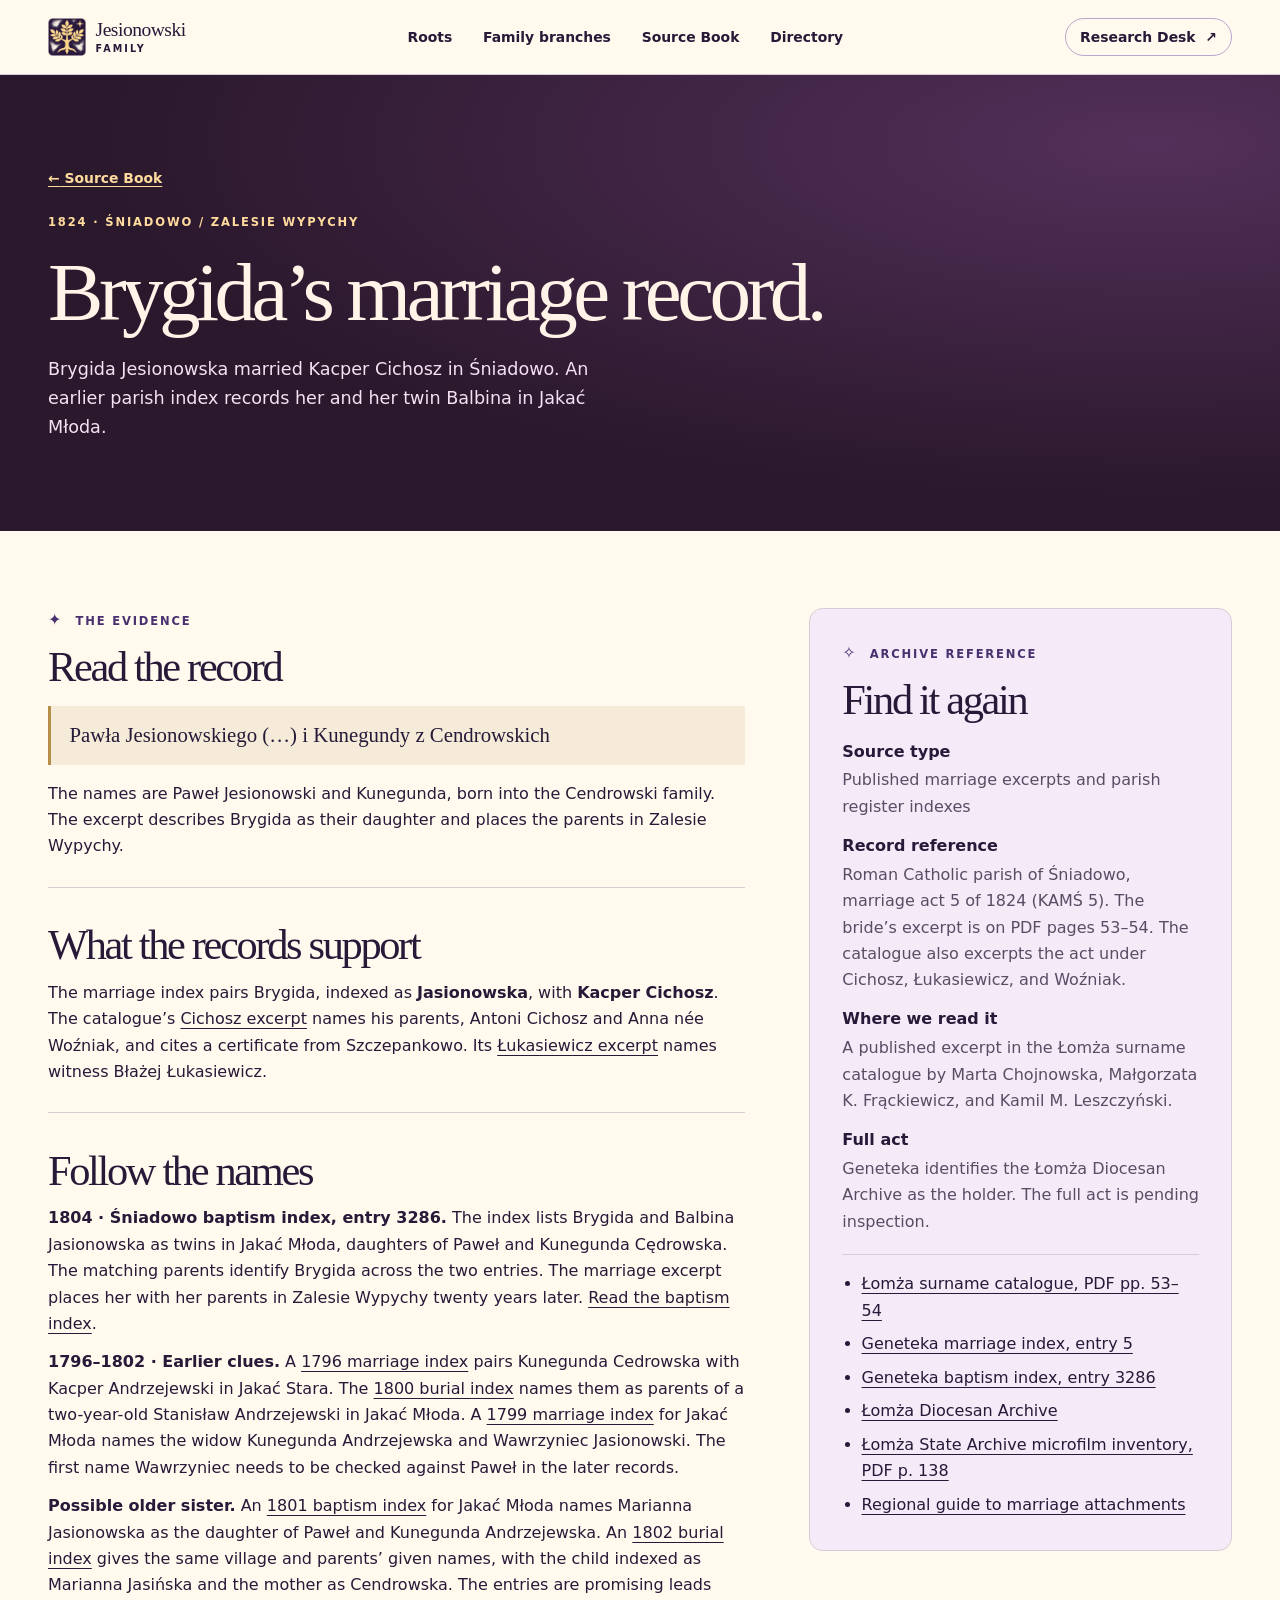
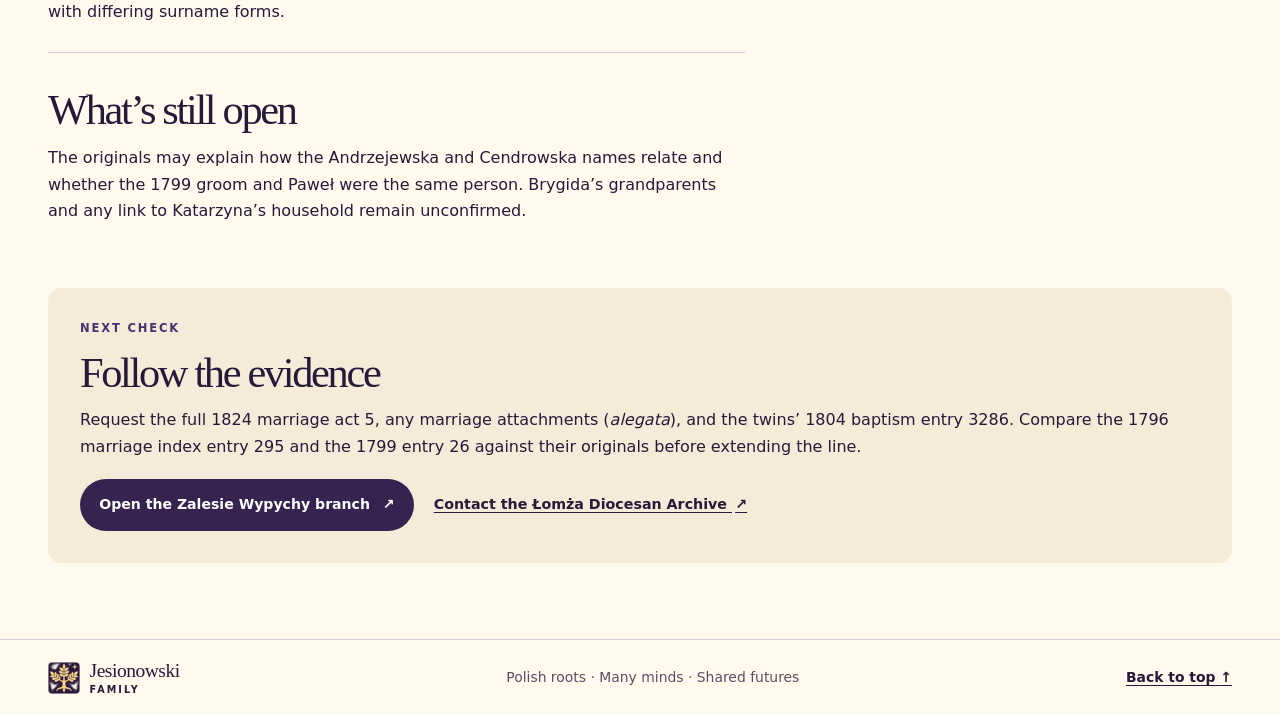
<file: sources/sniadowo-1824/index.html>
<!doctype html>
<html lang="en" prefix="og: https://ogp.me/ns#">
<head>
  <meta charset="utf-8">
  <meta http-equiv="Content-Security-Policy" content="default-src 'none'; script-src 'self'; style-src 'self'; img-src 'self'; connect-src 'none'; worker-src 'none'; base-uri 'none'; form-action 'none'">
  <meta name="referrer" content="no-referrer">
  <meta name="viewport" content="width=device-width, initial-scale=1">
  <meta name="description" content="Brygida Jesionowska married Kacper Cichosz in Śniadowo. An earlier parish index records her and her twin Balbina in Jakać Młoda.">
  <meta name="theme-color" content="#2a182c">
  <title>Brygida’s marriage record · Jesionowski Source Book</title>
  <link rel="canonical" href="https://jesionowski.org/sources/sniadowo-1824/">
  <meta property="og:type" content="website">
  <meta property="og:title" content="Brygida’s marriage record · Jesionowski Source Book">
  <meta property="og:description" content="Brygida Jesionowska married Kacper Cichosz in Śniadowo. An earlier parish index records her and her twin Balbina in Jakać Młoda.">
  <meta property="og:url" content="https://jesionowski.org/sources/sniadowo-1824/">
  <meta property="og:image" content="https://jesionowski.org/assets/jesionowski-bookplate.jpg">
  <meta property="og:image:type" content="image/jpeg">
  <meta property="og:image:width" content="1536">
  <meta property="og:image:height" content="1024">
  <meta property="og:image:alt" content="A golden ash tree, sunrise, and the name JESIONOWSKI on a deep plum bookplate.">
  <link rel="icon" href="../../assets/ash-tree-mark.png" type="image/png">
  <link rel="stylesheet" href="../../styles.css">
  <link rel="stylesheet" href="../sources.css">
</head>
<body class="source-page">
  <a class="skip-link" href="#main">Skip to content</a>
  <header class="site-header">
    <div class="frame masthead">
      <a class="wordmark" href="../../" aria-label="Jesionowski Family home">
        <img src="../../assets/ash-tree-mark.png" width="38" height="38" alt="">
        <span>Jesionowski <small>Family</small></span>
      </a>
      <nav aria-label="Main navigation">
        <a href="../../roots/">Roots</a>
        <a href="../../tree/">Family branches</a>
        <a href="../../sources/">Source Book</a>
        <a href="../../today/">Directory</a>
      </nav>
      <a class="nav-cta" href="../../research/">Research Desk <span aria-hidden="true">↗</span></a>
    </div>
  </header>

  <main id="main">
    <section class="source-cover" aria-labelledby="record-title">
      <div class="frame source-record-heading">
        <a class="source-back" href="../"><span aria-hidden="true">←</span> Source Book</a>
        <p class="eyebrow">1824 · Śniadowo / Zalesie Wypychy</p>
        <h1 id="record-title">Brygida’s marriage record.</h1>
        <p>Brygida Jesionowska married Kacper Cichosz in Śniadowo. An earlier parish index records her and her twin Balbina in Jakać Młoda.</p>
      </div>
    </section>

    <div class="frame source-layout">
      <article class="source-reading">
        <section aria-labelledby="reading-title">
          <p class="eyebrow"><span aria-hidden="true">✦</span> The evidence</p>
          <h2 id="reading-title">Read the record</h2>
          <blockquote lang="pl"><p>Pawła Jesionowskiego (…) i Kunegundy z Cendrowskich</p></blockquote>
          <p>The names are Paweł Jesionowski and Kunegunda, born into the Cendrowski family. The excerpt describes Brygida as their daughter and places the parents in Zalesie Wypychy.</p>
        </section>
        <section class="source-claim" aria-labelledby="supports-title">
          <h2 id="supports-title">What the records support</h2>
          <p>The marriage index pairs Brygida, indexed as <strong>Jasionowska</strong>, with <strong>Kacper Cichosz</strong>. The catalogue’s <a href="https://ltn2.nazwa.pl/wp/wp-content/uploads/2018/07/Katalog-nazwisk-mieszka%C5%84c%C3%B3w-ziemi-%C5%82om%C5%BCy%C5%84skiej.pdf#page=19">Cichosz excerpt</a> names his parents, Antoni Cichosz and Anna née Woźniak, and cites a certificate from Szczepankowo. Its <a href="https://ltn2.nazwa.pl/wp/wp-content/uploads/2018/07/Katalog-nazwisk-mieszka%C5%84c%C3%B3w-ziemi-%C5%82om%C5%BCy%C5%84skiej.pdf#page=71">Łukasiewicz excerpt</a> names witness Błażej Łukasiewicz.</p>
        </section>
        <section class="source-claim" aria-labelledby="linked-title">
          <h2 id="linked-title">Follow the names</h2>
          <p><strong>1804 · Śniadowo baptism index, entry 3286.</strong> The index lists Brygida and Balbina Jasionowska as twins in Jakać Młoda, daughters of Paweł and Kunegunda Cędrowska. The matching parents identify Brygida across the two entries. The marriage excerpt places her with her parents in Zalesie Wypychy twenty years later. <a href="https://geneteka.genealodzy.pl/index.php?lang=eng&amp;op=gt&amp;w=10pl&amp;rid=1714&amp;bdm=B&amp;search_lastname=Jasionowska&amp;from_date=1804&amp;to_date=1804">Read the baptism index</a>.</p>
          <p><strong>1796–1802 · Earlier clues.</strong> A <a href="https://geneteka.genealodzy.pl/index.php?lang=eng&amp;op=gt&amp;w=10pl&amp;rid=795&amp;bdm=S&amp;search_lastname=Cedrowska&amp;from_date=1796&amp;to_date=1796&amp;search_name=Kunegunda">1796 marriage index</a> pairs Kunegunda Cedrowska with Kacper Andrzejewski in Jakać Stara. The <a href="https://geneteka.genealodzy.pl/index.php?lang=eng&amp;op=gt&amp;w=10pl&amp;rid=1715&amp;bdm=D&amp;search_lastname=Cendrowska&amp;from_date=1796&amp;to_date=1804&amp;search_name=Kunegunda">1800 burial index</a> names them as parents of a two-year-old Stanisław Andrzejewski in Jakać Młoda. A <a href="https://geneteka.genealodzy.pl/index.php?lang=eng&amp;op=gt&amp;w=10pl&amp;rid=795&amp;bdm=S&amp;search_lastname=Jasionowski&amp;from_date=1799&amp;to_date=1799&amp;search_name=Wawrzyniec">1799 marriage index</a> for Jakać Młoda names the widow Kunegunda Andrzejewska and Wawrzyniec Jasionowski. The first name Wawrzyniec needs to be checked against Paweł in the later records.</p>
          <p><strong>Possible older sister.</strong> An <a href="https://geneteka.genealodzy.pl/index.php?lang=eng&amp;op=gt&amp;w=10pl&amp;rid=1714&amp;bdm=B&amp;search_lastname=Jasionowska&amp;from_date=1801&amp;to_date=1801&amp;search_name=Marianna">1801 baptism index</a> for Jakać Młoda names Marianna Jasionowska as the daughter of Paweł and Kunegunda Andrzejewska. An <a href="https://geneteka.genealodzy.pl/index.php?lang=eng&amp;op=gt&amp;w=10pl&amp;rid=1715&amp;bdm=D&amp;search_lastname=Cendrowska&amp;from_date=1796&amp;to_date=1804&amp;search_name=Kunegunda">1802 burial index</a> gives the same village and parents’ given names, with the child indexed as Marianna Jasińska and the mother as Cendrowska. The entries are promising leads with differing surname forms.</p>
        </section>
        <section class="source-claim" aria-labelledby="open-title">
          <h2 id="open-title">What’s still open</h2>
          <p>The originals may explain how the Andrzejewska and Cendrowska names relate and whether the 1799 groom and Paweł were the same person. Brygida’s grandparents and any link to Katarzyna’s household remain unconfirmed.</p>
        </section>
      </article>

      <aside class="source-desk" aria-labelledby="citation-title">
        <p class="eyebrow"><span aria-hidden="true">✧</span> Archive reference</p>
        <h2 id="citation-title">Find it again</h2>
        <dl>
          <div><dt>Source type</dt><dd>Published marriage excerpts and parish register indexes</dd></div>
          <div><dt>Record reference</dt><dd>Roman Catholic parish of Śniadowo, marriage act 5 of 1824 (KAMŚ 5). The bride’s excerpt is on PDF pages 53–54. The catalogue also excerpts the act under Cichosz, Łukasiewicz, and Woźniak.</dd></div>
          <div><dt>Where we read it</dt><dd>A published excerpt in the Łomża surname catalogue by Marta Chojnowska, Małgorzata K. Frąckiewicz, and Kamil M. Leszczyński.</dd></div>
          <div><dt>Full act</dt><dd>Geneteka identifies the Łomża Diocesan Archive as the holder. The full act is pending inspection.</dd></div>
        </dl>
        <ul>
          <li><a href="https://ltn2.nazwa.pl/wp/wp-content/uploads/2018/07/Katalog-nazwisk-mieszka%C5%84c%C3%B3w-ziemi-%C5%82om%C5%BCy%C5%84skiej.pdf#page=53">Łomża surname catalogue, PDF pp. 53–54</a></li>
          <li><a href="https://geneteka.genealodzy.pl/index.php?lang=eng&amp;op=gt&amp;w=10pl&amp;rid=795&amp;bdm=S&amp;search_lastname=Jasionowska&amp;from_date=1824&amp;to_date=1824&amp;search_name=Brygida">Geneteka marriage index, entry 5</a></li>
          <li><a href="https://geneteka.genealodzy.pl/index.php?lang=eng&amp;op=gt&amp;w=10pl&amp;rid=1714&amp;bdm=B&amp;search_lastname=Jasionowska&amp;from_date=1804&amp;to_date=1804">Geneteka baptism index, entry 3286</a></li>
          <li><a href="https://diecezja.lomza.pl/archiwum-diecezjalne/">Łomża Diocesan Archive</a></li>
          <li><a href="https://www.bialystok.ap.gov.pl/arch/lomza/teksty/informator_o_zasobie_lomza_2.pdf#page=138">Łomża State Archive microfilm inventory, PDF p. 138</a></li>
          <li><a href="https://name.lomza.pl/wp-content/uploads/2025/01/Lomzynskie-zrodla-archiwalne-do-badan-genealogicznych-1.pdf">Regional guide to marriage attachments</a></li>
        </ul>
      </aside>

      <section class="source-next" aria-labelledby="next-title">
        <div>
          <p class="eyebrow">Next check</p>
          <h2 id="next-title">Follow the evidence</h2>
          <p>Request the full 1824 marriage act 5, any marriage attachments (<em lang="pl">alegata</em>), and the twins’ 1804 baptism entry 3286. Compare the 1796 marriage index entry 295 and the 1799 entry 26 against their originals before extending the line.</p>
        </div>
        <div class="actions">
          <a class="button" href="../../tree/#zalesie-wypychy-1824">Open the Zalesie Wypychy branch <span aria-hidden="true">↗</span></a>
          <a class="text-link" href="https://diecezja.lomza.pl/archiwum-diecezjalne/">Contact the Łomża Diocesan Archive <span aria-hidden="true">↗</span></a>
        </div>
      </section>
    </div>
  </main>

  <footer class="site-footer">
    <div class="frame footer-layout">
      <a class="wordmark" href="../../" aria-label="Jesionowski Family home">
        <img src="../../assets/ash-tree-mark.png" width="32" height="32" alt="">
        <span>Jesionowski <small>Family</small></span>
      </a>
      <p>Polish roots · Many minds · Shared futures</p>
      <a href="#main">Back to top <span aria-hidden="true">↑</span></a>
    </div>
  </footer>
</body>
</html>
</file>
<file: styles.css>
:root {
  color-scheme: light;
  --ink: #251a38;
  --muted: #594d64;
  --plum: #49306f;
  --cream: #fff9ee;
  --lilac: #f0e8ff;
  --gold: #ffdb9e;
  --line: #d8cbd8;
  --display: Georgia, "Times New Roman", serif;
  --body: "Trebuchet MS", system-ui, sans-serif;
}

*, *::before, *::after { box-sizing: border-box; }
html { scroll-padding-top: 1.25rem; }
body {
  margin: 0;
  background: var(--cream);
  color: var(--ink);
  font: 1rem/1.65 var(--body);
}
img { display: block; max-width: 100%; }
a { color: inherit; text-underline-offset: .22em; }
a:hover { text-decoration-thickness: .14em; }
:focus-visible { outline: 3px solid #a45125; outline-offset: 5px; }
h1, h2, h3, p, figure { margin: 0; }
h1, h2, h3 { font-family: var(--display); font-weight: 400; }
h1, h2 { line-height: .98; letter-spacing: -.055em; }
h1 em, h2 em { font-weight: 400; color: #694097; }
.frame { width: min(100% - 5rem, 74rem); margin-inline: auto; }
.section { padding-block: clamp(4rem, 8vw, 7rem); }

.skip-link {
  position: absolute;
  z-index: 5;
  top: .65rem;
  left: .65rem;
  transform: translateY(-180%);
  padding: .55rem 1rem;
  background: var(--cream);
  border: 2px solid var(--plum);
}
.skip-link:focus { transform: translateY(0); }

.site-header { background: #fff9ee; border-bottom: 1px solid var(--line); }
.masthead, .footer-layout {
  min-height: 4.65rem;
  display: flex;
  align-items: center;
  justify-content: space-between;
  gap: 1.25rem;
}
.wordmark {
  display: inline-flex;
  flex: 0 0 auto;
  align-items: center;
  gap: .6rem;
  color: var(--ink);
  font: 1.22rem/1 var(--display);
  text-decoration: none;
  letter-spacing: -.025em;
}
.wordmark small {
  display: block;
  margin-top: .28rem;
  font: 700 .6rem/1 var(--body);
  text-transform: uppercase;
  letter-spacing: .22em;
}
.masthead nav { display: flex; flex-wrap: wrap; align-items: center; gap: .15rem clamp(.75rem, 2.4vw, 2rem); }
.masthead nav a, .nav-cta, .site-footer { font-size: .87rem; font-weight: 700; }
.masthead nav a, .nav-cta { text-decoration: none; }
.masthead nav a { white-space: nowrap; }
.masthead nav a:hover, .nav-cta:hover { text-decoration: underline; }
.nav-cta { padding: .42rem .88rem; border: 1px solid #baa8cc; border-radius: 99px; white-space: nowrap; }
.nav-cta span { margin-left: .3rem; }

.hero {
  background:
    radial-gradient(ellipse at 84% 36%, #e4d4ff 0%, transparent 47%),
    radial-gradient(ellipse at 54% 80%, #ffdfb9 0%, transparent 52%),
    #f9f1e6;
  border-bottom: 1px solid var(--line);
}
.hero-layout {
  min-height: 35rem;
  display: grid;
  grid-template-columns: minmax(0, 1.12fr) minmax(0, .88fr);
  align-items: center;
  gap: 2rem;
  padding-block: clamp(3.1rem, 6vw, 6.4rem);
}
.eyebrow {
  color: var(--plum);
  font-size: .72rem;
  font-weight: 700;
  line-height: 1.45;
  text-transform: uppercase;
  letter-spacing: .16em;
}
.eyebrow > span { margin-right: .4rem; font-size: 1rem; }
h1 { margin-top: 1.2rem; font-size: clamp(3.25rem, 6.5vw, 6.2rem); }
h1 em { display: inline-block; }
.hero-lede {
  max-width: 34rem;
  margin-top: 1.5rem;
  color: var(--muted);
  font-size: clamp(1rem, 1.65vw, 1.19rem);
}
.hero-lede + .hero-lede { margin-top: .85rem; }
.actions { display: flex; flex-wrap: wrap; align-items: center; gap: .9rem 1.25rem; margin-top: 1.85rem; }
.button {
  display: inline-flex;
  justify-content: center;
  align-items: center;
  gap: .8rem;
  min-height: 3.25rem;
  padding: .75rem 1.2rem;
  border-radius: 99px;
  color: white;
  background: #372350;
  font-size: .88rem;
  font-weight: 700;
  text-decoration: none;
}
.button:hover { background: #553277; }
.text-link { font-size: .89rem; font-weight: 700; }
.text-link span { margin-left: .2rem; }

.home-bookplate { justify-self: end; width: min(100%, 37rem); }
.home-bookplate a {
  display: block;
  border: 1px solid #8b5e46;
  border-radius: .75rem;
  overflow: hidden;
  background: #3a1731;
  box-shadow: 0 18px 50px #49265c36;
}
.home-bookplate img { width: 100%; height: auto; }
figcaption {
  display: flex;
  flex-wrap: wrap;
  justify-content: center;
  gap: .25rem .75rem;
  margin-top: 1rem;
  color: var(--plum);
  font-size: .64rem;
  font-weight: 700;
  text-transform: uppercase;
  letter-spacing: .12em;
}
figcaption span + span::before { content: "·"; margin-right: .75rem; }

h2 { margin-top: .78rem; font-size: clamp(2.75rem, 5.7vw, 5.2rem); }
.section-heading { max-width: 46rem; }
.section-heading > p:last-child, .section-intro {
  max-width: 35rem;
  margin-top: 1.05rem;
  color: var(--muted);
  font-size: 1.08rem;
}
.mythos {
  border-bottom: 1px solid #decbd7;
  background: radial-gradient(ellipse at 88% 22%, #ffedc9 0%, transparent 49%), #f4eaf1;
}
.mythos-layout {
  display: grid;
  grid-template-columns: minmax(0, 1.06fr) minmax(0, .94fr);
  align-items: center;
  gap: clamp(1.45rem, 5.7vw, 5rem);
}
.mythos-note { max-width: 36rem; margin-top: .65rem; color: var(--muted); }
.mythos-art img {
  width: 100%;
  height: auto;
  border: 1px solid #c6a794;
  border-radius: .85rem;
  box-shadow: 0 12px 32px #49265c22;
}
.mythos-art figcaption { text-align: center; }
.mythos-parts {
  display: grid;
  grid-template-columns: repeat(3, minmax(0, 1fr));
  gap: .8rem;
  margin: 1.65rem 0 0;
}
.mythos-parts div {
  padding: 1rem 1.15rem;
  border: 1px solid #deccd8;
  border-radius: .75rem;
  background: #fff8ef;
}
.mythos-parts dt { font: 1.45rem/1.18 var(--display); }
.mythos-parts dt span {
  display: block;
  margin-bottom: .32rem;
  color: var(--plum);
  font: 700 .68rem/1.35 var(--body);
  letter-spacing: .13em;
  text-transform: uppercase;
}
.mythos-parts dd { margin: .42rem 0 0; color: var(--muted); font-size: .92rem; }

.creed { background: #fff9ee; }
.creed-grid { display: grid; grid-template-columns: repeat(3, 1fr); gap: 1rem; margin-top: 2.25rem; }
.creed-grid article {
  min-width: 0;
  padding: clamp(1.2rem, 2.5vw, 1.85rem);
  border: 1px solid #e6ced5;
  border-radius: 1.15rem;
  background: #faedf1;
}
.creed-grid article:nth-child(2) { background: #f0e8ff; border-color: #dfd0ed; }
.creed-grid article:nth-child(3) { background: #fff0d9; border-color: #ebd6b5; }
.principle-icon { display: block; margin-bottom: .7rem; color: #6e478f; font-size: 1.65rem; line-height: 1; }
h3 { font-size: clamp(1.45rem, 2.5vw, 1.85rem); line-height: 1.15; letter-spacing: -.027em; }
.creed-grid p { margin-top: .7rem; color: var(--muted); }

.roots { background: #efe7f9; border-block: 1px solid #ddcdeb; }
.roots-layout { display: grid; grid-template-columns: minmax(0, 1.2fr) minmax(0, .8fr); gap: clamp(1.5rem, 6vw, 5.5rem); align-items: start; }
.root-facts { margin: 1.7rem 0 0; }
.root-facts div { display: grid; grid-template-columns: 5rem 1fr; gap: .85rem; padding-block: 1rem; border-top: 1px solid #cfbedb; }
.root-facts dt { color: var(--plum); font: 1.75rem/1.2 var(--display); letter-spacing: -.05em; }
.root-facts dd { margin: 0; color: var(--muted); font-size: .93rem; }
.root-facts a, .field-notes a { color: #512d74; font-weight: 700; }
.field-notes {
  padding: clamp(1.25rem, 3vw, 2.15rem);
  border: 1px solid #d4bfdc;
  border-radius: 1.25rem;
  background: #fffaf0;
}
.field-notes h3 { margin-top: .7rem; font-size: 2rem; }
.field-notes h3 + p { margin-top: .9rem; color: var(--muted); font-size: .93rem; }
.roots-shortcuts { margin-block: 1rem; padding: 0; list-style: none; }
.roots-shortcuts li { padding-block: .48rem; border-top: 1px solid var(--line); }
.roots-shortcuts a { display: flex; justify-content: space-between; }
.field-notes .button { color: white; }
.crest-note {
  display: flex;
  align-items: center;
  gap: .85rem;
  margin-top: 2rem;
  padding: 1rem 1.2rem;
  border: 1px solid #d4bfdc;
  border-radius: .85rem;
  color: var(--plum);
  font-size: .9rem;
}
.crest-note img { flex: 0 0 auto; width: 3.4rem; height: auto; }
.crest-note a { flex: 0 0 auto; margin-left: auto; font-weight: 700; }

.contribute { padding-top: clamp(3rem, 6vw, 5rem); }
.invitation {
  position: relative;
  overflow: hidden;
  padding: clamp(2rem, 6vw, 4.25rem) 1.5rem;
  border-radius: 1.5rem;
  background: radial-gradient(ellipse at 50% 0%, #694689 0%, transparent 80%), #301e47;
  color: white;
  text-align: center;
}
.invitation-star { margin-bottom: .75rem; color: var(--gold); font-size: 1.8rem; line-height: 1; }
.invitation .eyebrow { color: #ffdea7; }
.invitation h2 + p { max-width: 36rem; margin: 1rem auto 0; color: #f3e6ff; }
.invitation .button { margin-top: 1.35rem; color: #372350; background: var(--gold); }
.invitation .button:hover { background: #ffedc4; }
.invitation :focus-visible { outline-color: white; }

.site-footer { border-top: 1px solid var(--line); }
.site-footer p { color: var(--muted); font-weight: 400; }

@media (max-width: 57rem) {
  .frame { width: calc(100% - 3rem); }
  .hero-layout { grid-template-columns: minmax(0, 1.16fr) minmax(0, .84fr); gap: 1rem; min-height: auto; }
}

@media (max-width: 42rem) {
  .frame { width: calc(100% - 2rem); }
  .masthead { min-height: 0; flex-wrap: wrap; justify-content: space-between; gap: .65rem; padding-block: .8rem; }
  .masthead nav { order: 1; width: 100%; justify-content: space-between; padding-top: .55rem; border-top: 1px solid var(--line); }
  .masthead nav a { min-height: 2rem; display: inline-flex; align-items: center; }
  .hero-layout, .roots-layout, .mythos-layout { grid-template-columns: 1fr; }
  .hero-layout { gap: 2.3rem; }
  .home-bookplate { justify-self: center; }
  .creed-grid, .mythos-parts { grid-template-columns: 1fr; }
  .crest-note { flex-wrap: wrap; }
  .crest-note a { margin-left: 0; }
  .footer-layout { flex-wrap: wrap; padding-block: 1rem; gap: .7rem 1rem; }
  .footer-layout p { order: 1; width: 100%; }
}

@media (max-width: 24rem) {
  h1 { font-size: 2.85rem; }
  .wordmark { font-size: 1.08rem; }
  .nav-cta { padding-inline: .65rem; }
  .root-facts div { grid-template-columns: 4rem 1fr; gap: .5rem; }
}
</file>
<file: research/desk.css>
.desk {
  --desk-plum: #322135;
  --desk-gold: #f7d19a;
  --desk-line: #decbd4;
  --desk-paper: #fffaf2;
  background: #f8f0ea;
}
.desk-cover {
  background: radial-gradient(ellipse at 75% 70%, #633b57 0%, transparent 67%), var(--desk-plum);
  color: #fff6e6;
  border-bottom: 1px solid #68495e;
}
.desk-cover-grid {
  display: grid;
  grid-template-columns: minmax(0, 1.65fr) minmax(0, .65fr);
  gap: clamp(1.5rem, 5vw, 5.25rem);
  align-items: center;
  padding-block: clamp(2.2rem, 6vw, 4.9rem);
}
.desk-cover .eyebrow { color: var(--desk-gold); }
.desk-cover h1 { margin-top: .7rem; font-size: clamp(3.4rem, 7vw, 6.4rem); }
.desk-cover h1 + p { max-width: 36rem; margin-top: 1rem; color: #f1dce9; font-size: 1.1rem; }
.desk-cover .button { margin-top: 1.2rem; background: var(--desk-gold); color: var(--desk-plum); }
.desk-cover .button:hover { background: #ffe8c7; }
.desk-cover :focus-visible { outline-color: #ffdfa9; }
.desk-principle { padding: 1.1rem 1.25rem; border: 1px solid #ac8099; border-radius: .85rem; background: #442841; }
.desk-principle img { margin-bottom: .5rem; width: 3.6rem; height: auto; }
.desk-principle p:last-child { margin-top: .45rem; font: clamp(1.1rem, 2.1vw, 1.55rem)/1.25 var(--display); }

.desk-layout {
  display: grid;
  grid-template-columns: minmax(0, 1.65fr) minmax(0, .75fr);
  gap: clamp(1.2rem, 4vw, 3.15rem);
  align-items: start;
  padding-block: clamp(2rem, 5.4vw, 4.5rem);
}
.workspace-panel, .desk-guide {
  padding: clamp(1rem, 2.8vw, 2rem);
  border: 1px solid var(--desk-line);
  border-radius: 1rem;
  background: var(--desk-paper);
}
.workspace-panel h2 { font-size: clamp(2.55rem, 5.2vw, 4.4rem); }
.workspace-intro { margin-top: .8rem; color: var(--muted); }
.desk-toolbar { display: flex; flex-wrap: wrap; gap: .55rem; align-items: center; }
#research-form > .desk-toolbar { margin-top: 1rem; }
.desk-toolbar .button, .desk-button, .remove-evidence { font-family: var(--body); cursor: pointer; }
.desk-toolbar .button { min-height: 2.65rem; padding: .55rem .85rem; border: 1px solid transparent; }
.desk-button {
  min-height: 2.65rem;
  padding: .47rem .75rem;
  border: 1px solid #ae91b1;
  border-radius: 99px;
  background: #fff7ee;
  color: var(--plum);
  font-size: .86rem;
  font-weight: 700;
}
.desk-button:hover { background: #f1e2f3; }
.desk-button:disabled { cursor: default; opacity: .62; }
.desk-status { min-height: 1.5rem; margin-top: .4rem; color: var(--plum); font-size: .88rem; }
.desk-alert { margin-block: .75rem; padding: .75rem; border: 1px solid #d2ad91; border-radius: .6rem; background: #fff1dd; font-size: .9rem; }
.desk-alert .desk-toolbar { margin-top: .6rem; }
.desk-fieldset, .evidence-card {
  min-width: 0;
  margin: 1rem 0 0;
  padding: .8rem;
  border: 1px solid var(--desk-line);
  border-radius: .7rem;
  background: #fcf3ef;
}
.desk-fieldset legend, .evidence-card legend {
  padding-inline: .35rem;
  color: var(--plum);
  font-weight: 700;
}
.anchor-fields, .evidence-fields { display: grid; gap: .6rem .75rem; }
.anchor-fields { grid-template-columns: repeat(3, minmax(0, 1fr)); }
.evidence-fields { grid-template-columns: minmax(0, 1.3fr) minmax(0, .9fr); }
#research-form label { display: grid; gap: .22rem; min-width: 0; color: #483350; font-size: .85rem; font-weight: 700; }
.desk-fieldset > label, .evidence-card > label { margin-top: .58rem; }
#research-form input[type="text"], #research-form textarea, #research-form select {
  width: 100%;
  min-width: 0;
  min-height: 2.55rem;
  padding: .4rem .52rem;
  border: 1px solid #b49ab2;
  border-radius: .32rem;
  background: #fffdf8;
  color: var(--ink);
  font: 400 1rem/1.4 var(--body);
}
#research-form textarea { resize: vertical; }
.evidence-heading { display: flex; flex-wrap: wrap; justify-content: space-between; align-items: center; gap: .55rem; margin-top: 1.4rem; }
.evidence-heading p { margin-top: .16rem; color: var(--muted); font-size: .85rem; }
.evidence-card { background: #f9eef3; }
.remove-evidence {
  margin-top: .55rem;
  padding: .3rem .1rem;
  border: 0;
  background: none;
  color: #67435d;
  text-decoration: underline;
  text-underline-offset: .17em;
}

.desk-guide { background: #f4e8ed; }
.desk-guide h2 { font-size: clamp(2.2rem, 3.3vw, 3rem); }
.desk-guide ol { margin: .9rem 0; padding-left: 1.23rem; }
.desk-guide li + li { margin-top: .55rem; }
.desk-guide li, .desk-guide h3 + p, .desk-example p:not(.eyebrow) { color: var(--muted); font-size: .94rem; }
.desk-guide strong { color: var(--ink); }
.desk-guide .desk-sources { margin-top: .52rem; color: var(--plum); font-size: .82rem; font-weight: 700; }
.desk-example, .desk-privacy { margin-top: 1.3rem; padding-top: 1.1rem; border-top: 1px solid #d8bfce; }
.desk-example h3 { margin-top: .4rem; }
.desk-example p:not(.eyebrow), .desk-privacy h3 + p { margin-top: .45rem; }

@media (max-width: 58rem) {
  .anchor-fields { grid-template-columns: 1fr; }
}
@media (max-width: 45rem) {
  .desk-layout { grid-template-columns: 1fr; }
  .desk-cover-grid { grid-template-columns: 1fr; gap: 1.1rem; }
  .desk-principle { display: grid; grid-template-columns: 3.1rem 1fr; gap: .2rem .75rem; align-items: center; }
  .desk-principle img { grid-row: 1 / 3; width: 3.1rem; margin: 0; }
  .desk-principle p:last-child { margin-top: 0; }
  .desk-principle br { display: none; }
}
@media (max-width: 30rem) {
  .evidence-fields { grid-template-columns: 1fr; }
}
</file>
<file: roots/atlas.css>
.atlas {
  --gold-ink: #f9d29a;
  --atlas-dark: #2a182c;
  --paper: #fff8ec;
  background: var(--paper);
}
.atlas-cover {
  background: radial-gradient(ellipse at 70% 90%, #542a49, transparent 65%), var(--atlas-dark);
  color: #fff7e8;
  border-bottom: 1px solid #68475c;
}
.cover-grid {
  display: grid;
  grid-template-columns: minmax(0, .78fr) minmax(0, 1.22fr);
  align-items: center;
  gap: clamp(1.6rem, 5vw, 5rem);
  padding-block: clamp(2.6rem, 7vw, 6rem);
}
.atlas-cover .eyebrow, .chapter-dark .eyebrow { color: var(--gold-ink); }
.atlas-cover h1 { color: #fff3e0; font-size: clamp(3.65rem, 6.7vw, 6.2rem); }
.atlas-cover h1 + p { max-width: 30rem; margin-top: 1.1rem; color: #f0dcea; font-size: 1.06rem; }
.atlas-cover .button, .chapter-dark .button { margin-top: 1.25rem; background: var(--gold-ink); color: #39213a; }
.atlas-cover .button:hover, .chapter-dark .button:hover { background: #ffe9c5; }
.artwork img { width: 100%; height: auto; border-radius: .75rem; border: 1px solid #b691a3; }
.cover-art img { border-color: #986348; box-shadow: 0 16px 50px #150a1b6b; }
.artwork figcaption { text-align: center; }
.cover-art figcaption, .chapter-dark figcaption { color: #f5d4ab; }

.atlas-nav { border-bottom: 1px solid #d7bfcb; background: #f5e7ec; }
.atlas-nav .frame { display: flex; flex-wrap: wrap; gap: .25rem 1.6rem; padding-block: .65rem; }
.atlas-nav a { padding-block: .42rem; color: var(--ink); font-size: .84rem; font-weight: 700; white-space: nowrap; }
.atlas-nav a span { margin-right: .25rem; color: #725268; font-size: .7rem; }

.chapter { padding-block: clamp(3.5rem, 7.5vw, 6rem); }
.chapter-tinted { border-block: 1px solid #e1cdd4; background: #f7edf0; }
.chapter-head { max-width: 55rem; margin-bottom: 2rem; }
.chapter .section-intro { max-width: 43rem; }
.chapter-split { display: grid; grid-template-columns: minmax(0, 1fr) minmax(0, 1fr); gap: clamp(1.75rem, 5.5vw, 4.7rem); align-items: center; }
.source-line { margin-top: .62rem; color: var(--plum); font-size: .83rem; font-weight: 700; }
.atlas-card-grid { display: grid; grid-template-columns: repeat(3, minmax(0, 1fr)); gap: 1rem; }
.atlas-card, .population-panel, .record-tree, .worksheet {
  padding: clamp(1.15rem, 2.8vw, 2rem);
  border: 1px solid #ddc9d2;
  border-radius: 1rem;
  background: #fffaf2;
}
.atlas-card .eyebrow, .population-panel .eyebrow, .record-tree .eyebrow { margin-bottom: .52rem; }
.atlas-card p + p, .atlas-card h3 + p, .population-panel > p:not(.eyebrow), .record-tree > p:not(.eyebrow) { margin-top: .65rem; }
.ipa { color: var(--muted); font-size: .87rem; }
.ipa span { display: inline-block; margin-left: .3rem; font: 1.06rem/1.2 var(--display); color: var(--ink); }

.word-root {
  margin-top: 1.5rem;
  padding: clamp(1.05rem, 3.1vw, 1.85rem);
  border: 1px solid #d8bfce;
  border-radius: .9rem;
  background: #f4e7ee;
}
.word-root h3 { margin-top: .4rem; font-size: clamp(1.7rem, 3.5vw, 2.4rem); }
.word-root > div > p:last-child { max-width: 48rem; margin-top: .45rem; color: var(--muted); }
.word-root ol {
  display: grid;
  grid-template-columns: repeat(3, minmax(0, 1fr));
  gap: .85rem;
  padding: 0;
  margin: 1rem 0 0;
  list-style: none;
}
.word-root li {
  padding: .8rem .95rem;
  border: 1px solid #e4cfda;
  border-radius: .65rem;
  background: #fffaf1;
}
.word-root li strong { font: 1.25rem/1.2 var(--display); }
.word-root li > p:not(.source-line) { margin-top: .32rem; color: var(--muted); font-size: .94rem; }

.place-list { margin: 1.15rem 0 0; }
.place-list div { padding-block: .75rem; border-top: 1px solid #ddc9d2; }
.place-list dt { font: 1.38rem/1.2 var(--display); }
.place-list dd { margin: .28rem 0 0; color: var(--muted); }
.borderlands-note { margin-top: .65rem; color: var(--muted); }
.meadow-art img { box-shadow: 0 14px 30px #53304918; }

.record-list { padding: 0; list-style: none; margin: 0; border-top: 1px solid #dbc8d2; }
.record-list li { display: grid; grid-template-columns: 7.3rem 1fr; gap: clamp(.8rem, 3vw, 2rem); padding-block: 1.25rem; border-bottom: 1px solid #dbc8d2; }
.record-date { color: #775075; font: 1.6rem/1.2 var(--display); }
.record-list h3 + p { margin-top: .45rem; color: var(--muted); }
.archive-plate { max-width: 48rem; margin-top: .9rem; }
.archive-plate a { display: block; }
.archive-plate img {
  width: 100%;
  height: auto;
  aspect-ratio: 4.8 / 1;
  object-fit: cover;
  object-position: top;
  border: 1px solid #dbc8d2;
  border-radius: .55rem;
}
.archive-plate figcaption { justify-content: flex-start; text-align: left; }
.atlas-note {
  margin-top: 1.5rem;
  padding: 1.3rem 1.5rem;
  border-left: .2rem solid #a6789f;
  background: #f5e7ec;
}
.atlas-note h3 + p { margin-top: .45rem; }
.public-life-note { display: flex; flex-wrap: wrap; align-items: start; gap: 1.25rem 2rem; }
.public-life-note > div { flex: 1 1 22rem; }
.public-life-note p + p { margin-top: .62rem; }
.public-life-note .artwork { width: min(100%, 9rem); }
.public-life-note .public-life-landscape { width: min(100%, 23rem); }
.public-life-gallery { display: grid; gap: 1rem; max-width: 23rem; }
.public-life-note figcaption { display: block; text-align: left; }

.population-grid, .record-tree-grid, .research-guide { display: grid; grid-template-columns: repeat(2, minmax(0, 1fr)); gap: 1rem; }
.population-panel .counts-note { margin-top: .7rem; color: var(--muted); font-size: .88rem; }
.population-panel table { width: 100%; border-collapse: collapse; margin-top: .8rem; font-size: .91rem; }
.population-panel caption { padding-bottom: .3rem; color: var(--muted); font-size: .84rem; text-align: left; }
.population-panel th, .population-panel td { padding: .43rem .25rem; border-bottom: 1px solid #e0d0d8; text-align: left; font-variant-numeric: tabular-nums; }
.population-panel th[scope="col"] { color: var(--plum); font-size: .78rem; }
.population-panel td { white-space: nowrap; }
.bar-table td:nth-child(2) { width: 50%; }
.bar {
  display: block;
  min-width: 3rem;
  padding-inline: .45rem;
  border-radius: .25rem;
  background: #e9d5f4;
  color: #3d2350;
}
.bar-table tbody tr:nth-child(1) .bar { width: 92.3%; }
.bar-table tbody tr:nth-child(2) .bar { width: 95.1%; }
.bar-table tbody tr:nth-child(3) .bar { width: 91.7%; }
.counts-table td { text-align: right; }
.counts-table th[scope="col"]:not(:first-child) { text-align: right; }
.counts-table tr:last-child { background: #f4e6f5; }
.regions { margin-top: .85rem; padding-top: .75rem; border-top: 1px solid #e0d0d8; }
.regions summary { color: var(--plum); font-weight: 700; cursor: pointer; }
.regions p { margin-top: .4rem; font-size: .9rem; }

.record-tree-diagram { display: grid; grid-template-columns: 1fr 1fr; gap: .75rem .55rem; margin-top: .8rem; }
.record-tree-diagram div {
  position: relative;
  min-width: 0;
  padding: .5rem .4rem;
  border: 1px solid #d9bddb;
  border-radius: .55rem;
  background: #f5eaf6;
  text-align: center;
}
.record-tree-diagram div:last-child { grid-column: 1 / -1; justify-self: center; min-width: 55%; }
.record-tree-diagram div::before {
  position: absolute;
  bottom: -.41rem;
  left: 50%;
  height: .4rem;
  border-left: 1px solid #a77ca7;
  content: "";
}
.record-tree-diagram div:first-child::after {
  position: absolute;
  bottom: -.41rem;
  left: 50%;
  width: calc(100% + .55rem + 2px);
  border-top: 1px solid #a77ca7;
  content: "";
}
.record-tree-diagram div:last-child::before { top: -.37rem; bottom: auto; height: .37rem; }
.record-tree-diagram strong { display: block; font: 1.05rem/1.15 var(--display); }
.record-tree-diagram span { color: var(--muted); font-size: .75rem; }
.tree-context { max-width: 56rem; margin-top: .5rem; color: var(--muted); }
.research-guide { margin-top: 2rem; gap: 1.5rem 3.4rem; }
.research-guide ol { padding-left: 1.3rem; }
.research-guide li + li { margin-top: .55rem; }
.record-links ul { list-style: none; padding-left: 0; }
.record-links li { padding-bottom: .4rem; border-bottom: 1px solid #ddc9d2; }
.record-links li a { color: var(--plum); font-weight: 700; }
.record-links li span { display: block; color: var(--muted); font-size: .87rem; }

.worksheet { margin-top: 1.5rem; background: #f6e9ed; }
.worksheet > summary { color: var(--plum); font-weight: 700; cursor: pointer; }
.worksheet > p { max-width: 48rem; margin: .65rem 0 .95rem; color: var(--muted); }
.tree-slot { border-top: 1px solid #d9c3ce; }
.tree-slot summary { padding-block: .62rem; cursor: pointer; font-weight: 700; }
.tree-slot summary span { margin-left: .45rem; color: var(--muted); font-weight: 400; overflow-wrap: anywhere; }
.slot-fields { display: grid; grid-template-columns: repeat(2, minmax(0, 1fr)); gap: .55rem 1rem; padding-bottom: .85rem; }
.slot-fields label { display: grid; gap: .2rem; color: #473351; font-size: .87rem; font-weight: 700; }
.slot-fields input, .slot-fields select {
  width: 100%;
  min-height: 2.45rem;
  padding: .35rem .55rem;
  border: 1px solid #ad8fa9;
  border-radius: .35rem;
  background: #fffaf3;
  color: var(--ink);
  font: inherit;
  font-weight: 400;
}
.worksheet-actions { display: flex; align-items: center; flex-wrap: wrap; gap: .65rem; padding-top: .7rem; }
.worksheet-actions .button { border: 0; cursor: pointer; }
.worksheet-actions .button[hidden] { display: none; }
.worksheet-actions p { color: var(--muted); font-size: .88rem; }

.chapter-dark { background: radial-gradient(ellipse at 70% 50%, #553254, transparent 62%), var(--atlas-dark); color: #f9e7f1; }
.chapter-dark h2, .chapter-dark h2 em { color: #fff1dc; }
.chapter-dark .section-intro { color: #f6dfec; margin-bottom: .8rem; }
.chapter-dark .source-line, .chapter-dark .text-link { color: var(--gold-ink); }
.chapter-dark .button { margin: 0; }
.chapter-dark :focus-visible, .atlas-cover :focus-visible { outline-color: #ffd997; }
.emblem-layout { display: grid; grid-template-columns: minmax(0, 1fr) minmax(0, .65fr); gap: 1.5rem; align-items: center; }
.emblem-art { justify-self: center; max-width: 19rem; }
.emblem-art img { width: 100%; height: auto; }

@media (max-width: 50rem) {
  .cover-grid, .chapter-split, .emblem-layout { gap: 1.65rem; }
  .atlas-card-grid, .word-root ol { grid-template-columns: 1fr; }
}
@media (max-width: 42rem) {
  .cover-grid, .chapter-split, .population-grid, .record-tree-grid, .research-guide, .emblem-layout { grid-template-columns: 1fr; }
  .atlas-cover h1 { font-size: clamp(3.45rem, 12vw, 5.1rem); }
  .atlas-nav .frame { gap: 0 .85rem; }
  .atlas-nav a { font-size: .8rem; }
  .record-list li { grid-template-columns: 4.3rem 1fr; }
  .record-date { font-size: 1.15rem; }
}
@media (max-width: 26rem) {
  .slot-fields { grid-template-columns: 1fr; }
  .record-list li { grid-template-columns: 1fr; gap: .3rem; }
  .population-panel th, .population-panel td { font-size: .78rem; }
}


/* Chapter 07: Ash-tree symbolism — interpretation kept distinct from surname evidence */
.chapter-symbolism {
  overflow: hidden;
  background: radial-gradient(ellipse at 85% 10%, #e8d9ec 0%, transparent 42%), #fff9ee;
}
.meaning-heading { max-width: 64rem; }
.chapter-symbolism h2 { max-width: 63rem; font-size: clamp(2.9rem, 6.3vw, 6.3rem); }
.chapter-symbolism h2 em { color: #775080; }
.meaning-deck {
  max-width: 45rem;
  margin-top: 1.35rem;
  color: #493452;
  font: clamp(1.2rem, 2.3vw, 1.65rem)/1.5 var(--display);
}
.meaning-distinction {
  max-width: 54rem;
  margin-top: 1.2rem;
  color: var(--muted);
}
.meaning-hero-art { margin-top: 2.3rem; }
.meaning-hero-art img {
  display: block;
  width: 100%;
  max-height: 29rem;
  object-fit: cover;
  object-position: center 58%;
  border-radius: 1.2rem;
  border: 1px solid #bdacc1;
}
.meaning-hero-art figcaption { justify-content: flex-end; }
.meaning-grid {
  display: grid;
  grid-template-columns: repeat(2, minmax(0, 1fr));
  gap: 1rem;
  margin-top: 2.5rem;
}
.meaning-card {
  display: flex;
  flex-direction: column;
  min-width: 0;
  padding: clamp(1.5rem, 3.5vw, 2.5rem);
  border: 1px solid #ddcbd8;
  border-radius: 1.1rem;
  background: #f5edf8;
}
.meaning-card:nth-child(3) { background: #fdf0e2; border-color: #e9d6c0; }
.meaning-card:nth-child(4) { background: #f5edf1; }
.meaning-card:nth-child(5) { background: #edf1e7; border-color: #cedcc6; }
.meaning-number {
  margin-bottom: 1.6rem;
  color: #74547b;
  font-size: .72rem;
  font-weight: 800;
  text-transform: uppercase;
  letter-spacing: .17em;
}
.meaning-card h3 { font-size: clamp(1.7rem, 3vw, 2.3rem); }
.meaning-card h3 em { font-weight: normal; color: #f5d19a; }
.meaning-card > p:not(.meaning-line):not(.meaning-source) { max-width: 41rem; margin-top: 1rem; color: #594c60; }
.meaning-card .meaning-line {
  margin-top: 1.35rem;
  color: #402751;
  font: italic 1.22rem/1.45 var(--display);
}
.meaning-card .meaning-source {
  margin-top: auto;
  padding-top: 1.8rem;
  color: #66596b;
  font-size: .76rem;
}
.meaning-source a { text-underline-offset: .18em; }
.meaning-feature {
  grid-column: 1 / -1;
  min-height: 19rem;
  background: radial-gradient(ellipse at 86% 25%, #69446c 0%, transparent 60%), #2c1c37;
  color: #fff8ec;
  border-color: #694a72;
}
.meaning-feature .meaning-number { color: #e5c18d; }
.meaning-feature h3 { font-size: clamp(2.25rem, 4.2vw, 3.7rem); }
.meaning-feature > p:not(.meaning-line):not(.meaning-source) { color: #f1e3ee; }
.meaning-feature .meaning-line { color: #f7d29c; }
.meaning-feature .meaning-source, .meaning-feature .meaning-source a { color: #e6d3e0; }
.meaning-creed {
  display: grid;
  grid-template-columns: 9rem minmax(0, 1fr);
  gap: clamp(1.5rem, 3vw, 3rem);
  align-items: center;
  margin-top: 2.1rem;
  padding: clamp(1.6rem, 4vw, 3.5rem);
  border-radius: 1.4rem;
  background: #eadddf;
  border: 1px solid #d8c1cb;
}
.meaning-creed-icon { align-self: start; }
.meaning-creed-icon img { width: min(100%, 8rem); height: auto; }
.meaning-creed .eyebrow { color: #5b3b67; }
.meaning-creed blockquote { margin: 1rem 0; }
.meaning-creed blockquote p { color: #35203b; font: clamp(1.3rem, 2.65vw, 2rem)/1.58 var(--display); letter-spacing: -.02em; }
.meaning-closing { max-width: 39rem; color: #59435e; }
.meaning-footnote { max-width: 62rem; margin-top: 1.5rem; color: #5c505c; font-size: .86rem; }
.meaning-footnote a { font-weight: 700; }
@media (max-width: 42rem) {
  .meaning-grid { grid-template-columns: 1fr; }
  .meaning-feature { grid-column: 1; }
  .meaning-creed { grid-template-columns: 1fr; }
  .meaning-creed-icon img { max-width: 5rem; }
  .meaning-hero-art img { max-height: 20rem; }
  .meaning-number { margin-bottom: .9rem; }
}
</file>
<file: sources/sources.css>
.source-cover {
  background: radial-gradient(ellipse at 90% 15%, #533059, transparent 65%), #2a182c;
  color: #fff4e7;
  padding-block: clamp(2.75rem, 7vw, 6rem);
}

.source-cover .eyebrow, .source-back { color: var(--gold); }
.source-cover :focus-visible { outline-color: var(--gold); }
.source-cover h1 { max-width: 15ch; line-height: 1.02; }
.source-cover h1 + p { max-width: 36rem; margin-top: 1.25rem; color: #f4e1f2; font-size: 1.1rem; }
.source-cover .button { margin-top: 1.6rem; background: var(--gold); color: #2a182c; }
.source-cover .button:hover { background: #ffe8bc; }

.source-cover-grid, .source-layout {
  display: grid;
  grid-template-columns: minmax(0, 1.65fr) minmax(0, 1fr);
  align-items: start;
  gap: clamp(1.5rem, 5vw, 4rem);
}

.source-cover-note, .source-desk {
  padding: clamp(1.25rem, 3vw, 2rem);
  border: 1px solid var(--line);
  border-radius: .85rem;
}

.source-cover-note { align-self: center; border-color: #a6819d; background: #442743; }
.source-cover-note dl, .source-desk dl { margin: 1rem 0 0; }
.source-cover-note dl > div + div, .source-desk dl > div + div { margin-top: .8rem; }
.source-cover-note dt, .source-desk dt { font-weight: 700; }
.source-cover-note dd, .source-desk dd { margin: .15rem 0 0; }
.source-cover-note dd { color: #f4e1f2; }

.source-shelf, .source-layout { padding-block: clamp(2.75rem, 6vw, 5rem); }
.source-shelf h2 { margin: .65rem 0 1.65rem; font-size: clamp(2.35rem, 5vw, 4rem); }
.source-grid { display: grid; grid-template-columns: repeat(3, minmax(0, 1fr)); gap: 1rem; }
.source-card {
  padding: clamp(1.1rem, 2.5vw, 1.65rem);
  background: #fffdf7;
  border: 1px solid var(--line);
  border-top: 3px solid #b78e48;
  border-radius: .75rem;
}

.source-card:hover, .source-card:focus-within { background: #fbf0ff; }
.source-card h3 { margin-top: .6rem; font-size: clamp(1.45rem, 2.45vw, 2.05rem); line-height: 1.1; }
.source-card h3 span { font: 700 .85rem var(--body); }
.source-type { margin: .7rem 0 .35rem; font-size: .8rem; font-weight: 700; color: var(--plum); }
.source-card p:last-child, .source-shelf-note, .source-desk dd { color: var(--muted); }
.source-shelf-note { max-width: 50rem; margin-top: 1.5rem; }

.source-back { display: inline-block; margin-bottom: 1.5rem; font-size: .87rem; font-weight: 700; }
.source-record-heading h1 { max-width: 19ch; font-size: clamp(2.6rem, 6.5vw, 5.4rem); }
.source-layout h2 { font-size: clamp(1.8rem, 3.5vw, 2.65rem); line-height: 1.08; }
.source-reading .eyebrow, .source-desk .eyebrow, .source-next .eyebrow { margin-bottom: .55rem; }
.source-reading section > p:not(.eyebrow), .source-next h2 + p { margin-top: .75rem; }
.source-claim { margin-top: 1.7rem; padding-top: 1.35rem; border-top: 1px solid var(--line); }
.source-desk { background: #f4eaf8; overflow-wrap: anywhere; }
.source-desk ul { margin: 1.15rem 0 0; padding: 1.05rem 0 0 1.2rem; border-top: 1px solid var(--line); }
.source-desk li + li { margin-top: .45rem; }
.source-next { grid-column: 1 / -1; padding: clamp(1.25rem, 3vw, 2rem); border-radius: .85rem; background: #f6ebd8; }
.source-next .actions { margin-top: 1.15rem; }

.source-reading blockquote, .source-terms {
  margin: 1rem 0;
  padding: .9rem 1.15rem;
  border-left: 3px solid #b78e48;
  background: #f6ebd8;
}

.source-reading blockquote { font: 1.3rem/1.45 var(--display); }
.source-terms dt { font: 1.2rem/1.4 var(--display); }
.source-terms dd { margin: 0 0 .5rem; color: var(--muted); }
.source-terms dd:last-child { margin-bottom: 0; }
.source-facsimile { width: min(100%, 34rem); margin-top: 1rem; }
.source-facsimile a { display: block; border: 1px solid var(--line); }
.source-facsimile img { width: 100%; height: auto; }
.source-facsimile figcaption { margin-top: .4rem; color: var(--muted); font-size: .8rem; }

@media (max-width: 57rem) {
  .source-grid { grid-template-columns: repeat(2, minmax(0, 1fr)); }
}

@media (max-width: 42rem) {
  .source-grid, .source-cover-grid, .source-layout { grid-template-columns: minmax(0, 1fr); }
}
</file>
<file: tree/tree.css>
.branch-page {
  --branch-paper: #fffaf1;
  --branch-line: #ddc9d2;
  --branch-gold: #f7d19a;
  background: #f8f0ea;
}
.branch-cover {
  background: radial-gradient(ellipse at 75% 85%, #623856 0%, transparent 67%), #2a182c;
  color: #fff6e6;
  border-bottom: 1px solid #68495e;
}
.branch-cover-grid {
  display: grid;
  grid-template-columns: minmax(0, 1.08fr) minmax(0, .92fr);
  align-items: center;
  gap: clamp(1.3rem, 5vw, 4.2rem);
  padding-block: clamp(2.45rem, 6.2vw, 5rem);
}
.branch-cover .eyebrow { color: var(--branch-gold); }
.branch-cover h1 { margin-top: .72rem; font-size: clamp(3.15rem, 6.5vw, 6.35rem); }
.branch-cover h1 em { color: #f6d5e8; }
.branch-cover h1 + p { max-width: 35rem; margin-top: .95rem; color: #f4e0ec; font-size: 1.05rem; }
.branch-cover .actions { margin-top: 1.2rem; }
.branch-cover .button { color: #39213a; background: var(--branch-gold); }
.branch-cover .button:hover { background: #ffebc9; }
.branch-cover :focus-visible { outline-color: #ffdfa9; }
.branch-cover-art {
  width: 100%;
  height: auto;
  border: 1px solid #986348;
  border-radius: .75rem;
  box-shadow: 0 16px 50px #150a1b6b;
}

.branch-library { padding-block: clamp(2.5rem, 6vw, 5rem); }
.library-heading { max-width: 58rem; margin-bottom: 1.25rem; }
.library-heading h2 { font-size: clamp(2.6rem, 5.1vw, 4.5rem); }
.library-heading > p:last-child { max-width: 48rem; }
.library-heading > p:last-child, .library-group > p, .branch-next p:not(.eyebrow) {
  margin-top: .65rem;
  color: var(--muted);
}
.branch-timeline {
  padding-block: clamp(2.5rem, 6vw, 5rem);
  border-bottom: 1px solid var(--branch-line);
  background: linear-gradient(115deg, #f9e8d7, #f3e7f0 58%, #faeee9);
}
.timeline-layout {
  display: grid;
  grid-template-columns: minmax(15rem, .78fr) minmax(0, 1.7fr);
  gap: clamp(1rem, 4vw, 3rem);
  align-items: start;
}
.timeline-years {
  padding: 0;
  margin: 0;
  list-style: none;
}
.timeline-years li {
  position: relative;
  padding: .12rem 0 .12rem 1.2rem;
}
.timeline-years li::before {
  position: absolute;
  top: 0;
  bottom: 0;
  left: .27rem;
  width: 1px;
  background: #a782a0;
  content: "";
}
.timeline-years li:first-child::before { top: 50%; }
.timeline-years li:last-child::before { bottom: 50%; }
.timeline-years li::after {
  position: absolute;
  top: calc(50% - .275rem);
  left: 0;
  width: .55rem;
  height: .55rem;
  border: 1px solid #704c77;
  border-radius: 50%;
  background: #fff2df;
  content: "";
}
.timeline-years li:has([aria-current])::after { background: #704c77; }
.timeline-years a {
  display: flex;
  flex-wrap: wrap;
  gap: .15rem .7rem;
  align-items: baseline;
  padding: .45rem .68rem;
  border: 1px solid transparent;
  border-radius: .5rem;
  color: var(--plum);
  font-size: .89rem;
  text-decoration: none;
}
.timeline-years a:hover { text-decoration: underline; }
.timeline-years a[aria-current] {
  border-color: #7b577f;
  background: #fff9ef;
}
.timeline-years time, .timeline-years .timeline-year { min-width: 5.8rem; font-weight: 700; }
.timeline-preview {
  padding: clamp(1rem, 3vw, 1.8rem);
  border: 1px solid #d7bdd2;
  border-radius: .85rem;
  background: var(--branch-paper);
  box-shadow: 0 .65rem 1.8rem #49265c12;
}
.timeline-preview h3 { margin: .3rem 0 .65rem; font-size: clamp(1.55rem, 3.5vw, 2.25rem); line-height: 1.12; }
.timeline-full-record { display: inline-block; margin-top: .85rem; color: var(--plum); }
.family-now { padding-block: clamp(2.5rem, 6vw, 5rem) 0; }
.modern-tree { padding: clamp(.85rem, 2.7vw, 1.8rem); }
.modern-branches {
  display: grid;
  grid-template-columns: minmax(0, 2fr) minmax(0, 1fr);
  gap: .75rem;
  margin-top: .55rem;
}
.modern-parents { grid-template-columns: repeat(2, minmax(0, 1fr)); }
.modern-household {
  padding: .75rem;
  border: 1px solid #d6b9d1;
  border-radius: .65rem;
  background: #fff7ed;
}
.modern-household .family-nodes li { border-color: #d5b9d0; background: #fffdf7; }
.modern-children::before {
  display: block;
  width: 1px;
  height: .8rem;
  margin: .28rem auto;
  background: #a77e9c;
  content: "";
}
.modern-children .family-nodes li { max-width: none; }
.modern-tree a { color: var(--plum); }
.branch-search {
  display: grid;
  grid-template-columns: minmax(0, 1fr) minmax(0, .48fr) auto;
  gap: .25rem .65rem;
  align-items: center;
  padding: 1rem 1.15rem;
  border: 1px solid var(--branch-line);
  border-radius: .8rem;
  background: #f4e6ee;
}
.branch-search[hidden] { display: none; }
.branch-search label {
  grid-row: 1;
  color: var(--plum);
  font-size: .83rem;
  font-weight: 700;
}
.branch-search input, .branch-search select {
  grid-row: 2;
  width: 100%;
  min-width: 0;
  min-height: 2.65rem;
  padding: .42rem .55rem;
  border: 1px solid #ab8eaa;
  border-radius: .4rem;
  background: #fffcf8;
  color: var(--ink);
  font: inherit;
}
.branch-reset {
  grid-row: 2;
  min-height: 2.65rem;
  padding: .45rem .75rem;
  border: 1px solid #ac91ac;
  border-radius: 99px;
  background: var(--branch-paper);
  color: var(--plum);
  font: 700 .85rem var(--body);
  cursor: pointer;
}
.branch-reset:hover { background: #f7dff0; }
#branch-count { grid-column: 1 / -1; margin-top: .25rem; color: var(--muted); font-size: .86rem; }
.branch-empty { margin-top: 1.25rem; color: var(--plum); }
.library-group { margin-top: 1.9rem; }
.library-group > h3, .branch-next h3 { font-size: clamp(1.8rem, 3.5vw, 2.65rem); }
.branch-grid, .sighting-grid { display: grid; gap: .85rem; margin-top: .85rem; align-items: start; }
.branch-grid { grid-template-columns: repeat(2, minmax(0, 1fr)); }
.sighting-grid { grid-template-columns: repeat(3, minmax(0, 1fr)); }
.branch-card, .sighting-card {
  border: 1px solid var(--branch-line);
  border-radius: .85rem;
  background: var(--branch-paper);
}
.branch-feature { grid-column: 1 / -1; }
.branch-card summary {
  position: relative;
  padding: 1rem 2.85rem 1rem 1.05rem;
  list-style: none;
  cursor: pointer;
}
.branch-card summary::-webkit-details-marker { display: none; }
.branch-card summary::after {
  position: absolute;
  top: 1.15rem;
  right: 1rem;
  width: 1.45rem;
  height: 1.45rem;
  border: 1px solid #bd9eba;
  border-radius: 50%;
  color: var(--plum);
  content: "+";
  line-height: 1.32rem;
  text-align: center;
}
.branch-card[open] summary::after { content: "−"; }
.branch-card summary:hover { background: #f7eaf1; border-radius: .85rem; }
.branch-card summary > * { display: block; }
.branch-card summary strong, .sighting-card h4 {
  margin-block: .25rem;
  font: 1.4rem/1.15 var(--display);
  letter-spacing: -.025em;
}
.branch-card summary > span:last-child, .sighting-card p:not(.eyebrow):not(.branch-source) {
  color: var(--muted);
  font-size: .9rem;
}
.branch-body { padding: 0 1.05rem 1.05rem; }
.generations {
  padding: .8rem;
  margin: 0;
  border: 1px solid #e5cfdd;
  border-radius: .65rem;
  background: #f8edf4;
  list-style: none;
}
.generations > li + li { margin-top: .65rem; }
.generations > li + li::before {
  display: block;
  width: 1px;
  height: .65rem;
  margin: 0 auto .35rem;
  background: #a77e9c;
  content: "";
}
.generation-label {
  margin-bottom: .3rem;
  color: var(--plum);
  font-size: .76rem;
  font-weight: 700;
  text-align: center;
}
.family-nodes {
  display: flex;
  flex-wrap: wrap;
  justify-content: center;
  gap: .45rem;
  max-width: 50rem;
  padding: 0;
  margin: 0 auto;
  list-style: none;
}
.family-nodes li {
  flex: 1 1 9rem;
  max-width: 22rem;
  padding: .46rem .58rem;
  border: 1px solid #dbc1d5;
  border-radius: .5rem;
  background: #fffaf4;
  text-align: center;
}
.family-nodes strong { display: block; font: 1.08rem/1.15 var(--display); }
.family-nodes span { display: block; margin-top: .14rem; color: var(--muted); font-size: .76rem; }
.branch-evidence { margin-top: .65rem; color: var(--muted); font-size: .92rem; }
.branch-source { margin-top: .47rem; color: var(--plum); font-size: .8rem; font-weight: 700; }
.sighting-card { padding: .9rem 1rem; }
.sighting-card h4 { margin: .35rem 0; }
.branch-next {
  display: flex;
  gap: 1rem;
  align-items: center;
  justify-content: space-between;
  margin-top: 2.2rem;
  padding: clamp(1rem, 3vw, 1.7rem);
  border: 1px solid var(--branch-line);
  border-radius: .85rem;
  background: #f3e6ed;
}
.branch-next .button { flex: 0 0 auto; }

@media (max-width: 52rem) {
  .sighting-grid { grid-template-columns: repeat(2, minmax(0, 1fr)); }
}
@media (max-width: 42rem) {
  .branch-cover-grid, .branch-grid, .timeline-layout, .modern-branches { grid-template-columns: 1fr; }
  .branch-cover h1 { font-size: clamp(2.65rem, 10vw, 4.6rem); }
  .branch-next { align-items: flex-start; flex-direction: column; }
}
@media (max-width: 34rem) {
  .branch-search, .sighting-grid { grid-template-columns: 1fr; }
  .branch-search input, .branch-search select, .branch-search label, .branch-reset { grid-row: auto; }
  .branch-search label + select, .branch-search .branch-reset { margin-bottom: .35rem; }
  .branch-search .branch-reset { justify-self: start; }
  .family-nodes li { flex-basis: 100%; }
}
</file>
